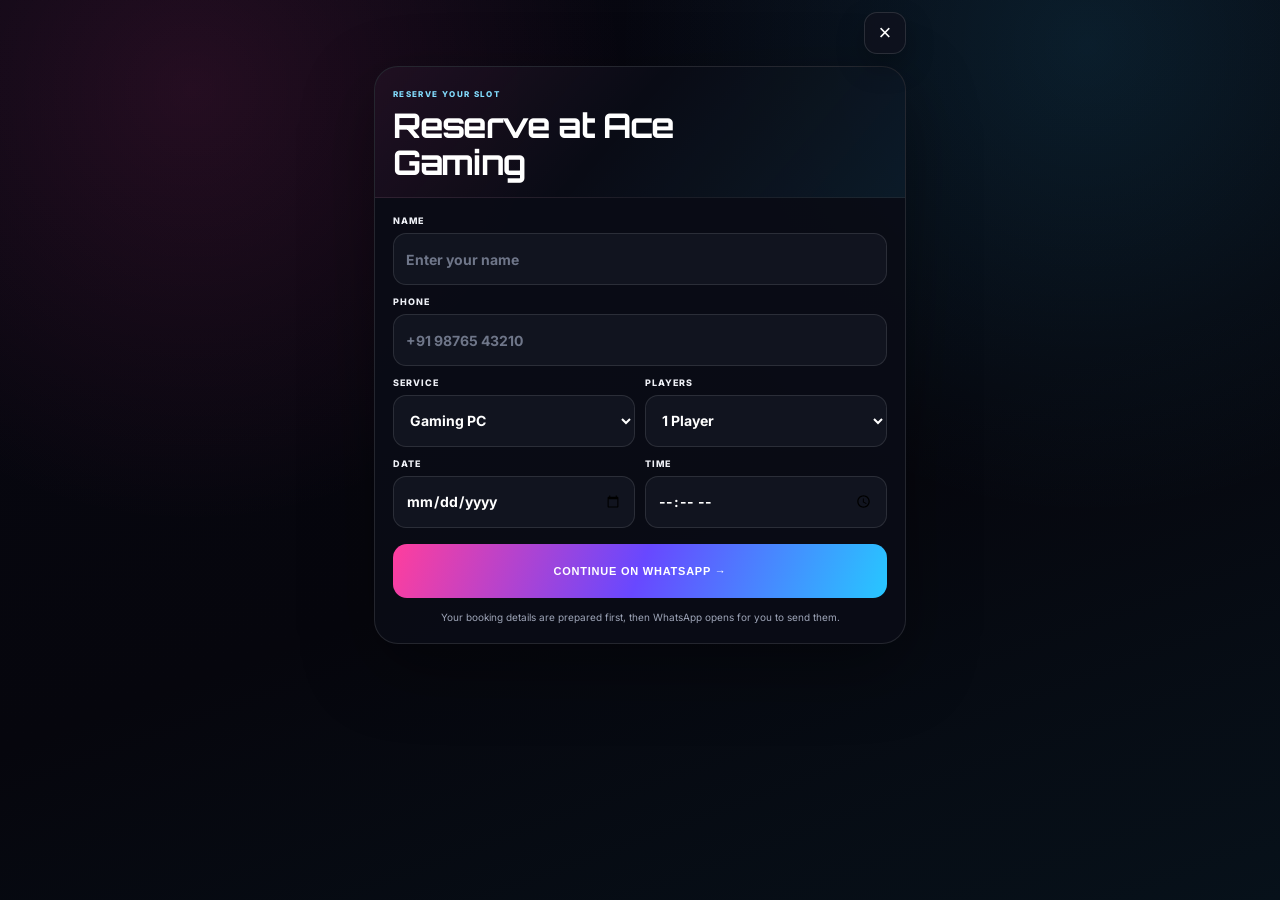
<file: book-mobile.html>
<!doctype html>
<html lang="en">
<head>
  <link rel="icon" type="image/png" href="/favicon.png">
  <link rel="apple-touch-icon" href="/favicon.png">

  <meta charset="utf-8">
  <meta name="viewport" content="width=device-width,initial-scale=1,viewport-fit=cover">
  <meta name="theme-color" content="#06060d">
  <title>Book at Ace Gaming</title>
  <link rel="preconnect" href="https://fonts.googleapis.com">
  <link rel="preconnect" href="https://fonts.gstatic.com" crossorigin>
  <link href="https://fonts.googleapis.com/css2?family=Inter:wght@400;600;700;800&family=Orbitron:wght@600;700;800&display=swap" rel="stylesheet">
  <style>
    :root{--bg:#06060d;--panel:#0c0f19;--line:rgba(255,255,255,.11);--muted:#9ea5b8;--pink:#ff3e9d;--blue:#27c7ff;--violet:#6848ff}
    *{box-sizing:border-box}
    html{min-height:100%;background:var(--bg);scroll-behavior:smooth;-webkit-text-size-adjust:100%}
    body{min-height:100dvh;margin:0;overflow-x:hidden;overflow-y:auto;-webkit-overflow-scrolling:touch;background:radial-gradient(circle at 15% 10%,rgba(255,62,157,.12),transparent 32%),radial-gradient(circle at 85% 5%,rgba(39,199,255,.12),transparent 34%),linear-gradient(160deg,#070711,#06060d 55%,#07111a);color:#fff;font-family:Inter,system-ui,sans-serif}
    body:before{content:"";position:fixed;inset:0;pointer-events:none;opacity:.2;background-image:linear-gradient(rgba(255,255,255,.025) 1px,transparent 1px),linear-gradient(90deg,rgba(255,255,255,.025) 1px,transparent 1px);background-size:42px 42px;mask-image:linear-gradient(to bottom,#000,transparent 78%)}
    .page{position:relative;width:min(100%,560px);min-height:100dvh;margin:0 auto;padding:calc(12px + env(safe-area-inset-top,0px)) 14px calc(28px + env(safe-area-inset-bottom,0px))}
    .close-row{position:sticky;top:calc(6px + env(safe-area-inset-top,0px));z-index:10;display:flex;justify-content:flex-end;height:46px;margin-bottom:8px;pointer-events:none}
    .back{pointer-events:auto;width:42px;height:42px;display:grid;place-items:center;border:1px solid rgba(255,255,255,.12);border-radius:13px;background:rgba(15,18,29,.9);box-shadow:0 12px 28px rgba(0,0,0,.28);backdrop-filter:blur(14px);color:#fff;font-size:22px;line-height:1;cursor:pointer}
    .card{overflow:hidden;border:1px solid var(--line);border-radius:24px;background:rgba(10,12,22,.93);box-shadow:0 24px 70px rgba(0,0,0,.36)}
    .card-head{padding:22px 18px 17px;border-bottom:1px solid rgba(255,255,255,.07);background:linear-gradient(130deg,rgba(255,62,157,.09),transparent 46%,rgba(39,199,255,.08))}
    .eyebrow{display:block;color:#83ddff;font-size:8px;font-weight:800;letter-spacing:.17em}
    h1{max-width:330px;margin:8px 0 0;font:700 clamp(27px,8.5vw,34px)/1.08 Orbitron,sans-serif;letter-spacing:-.04em}
    .card-body{padding:18px}
    form{margin:0}
    .grid{display:grid;grid-template-columns:repeat(2,minmax(0,1fr));gap:12px 10px}
    .full{grid-column:1/-1}
    label{display:grid;gap:6px;color:#eef0f6;font-size:9px;font-weight:800;line-height:1.2;letter-spacing:.11em;text-transform:uppercase}
    input,select{width:100%;height:52px;min-width:0;padding:0 12px;border:1px solid rgba(255,255,255,.11);border-radius:13px;background:#11141f;color:#fff;outline:none;font:700 14px Inter,sans-serif;text-transform:none;letter-spacing:0;appearance:auto}
    input::placeholder{color:#6f7689}
    input:focus,select:focus{border-color:rgba(39,199,255,.55);box-shadow:0 0 0 3px rgba(39,199,255,.09)}
    select option{background:#11141f;color:#fff}
    .submit{width:100%;height:54px;margin-top:16px;border:0;border-radius:14px;background:linear-gradient(110deg,var(--pink),var(--violet),var(--blue));color:#fff;font-size:11px;font-weight:800;letter-spacing:.07em;cursor:pointer}
    .tiny{margin:12px 2px 0;color:var(--muted);font-size:10px;line-height:1.5;text-align:center}
    .package{display:none;margin:0 0 14px;padding:11px 12px;border:1px solid rgba(39,199,255,.13);border-radius:12px;background:rgba(39,199,255,.055);color:#cbd3e6;font-size:11px;line-height:1.5}
    .package.show{display:block}
    @media(max-width:360px){.page{padding-inline:10px}.card-head{padding-inline:15px}.card-body{padding:15px}.grid{gap:10px 8px}input,select{height:49px;padding-inline:9px;font-size:13px}h1{font-size:27px}}
  </style>
</head>
<body>
  <main class="page">
    <div class="close-row">
      <button class="back" id="backBtn" type="button" aria-label="Go back">×</button>
    </div>

    <section class="card" aria-labelledby="bookingTitle">
      <div class="card-head">
        <span class="eyebrow">RESERVE YOUR SLOT</span>
        <h1 id="bookingTitle">Reserve at Ace Gaming</h1>
      </div>
      <div class="card-body">
        <div class="package" id="packageContext"></div>
        <form id="mobileBookingForm">
          <div class="grid">
            <label class="full">Name
              <input id="name" name="name" autocomplete="name" required placeholder="Enter your name">
            </label>
            <label class="full">Phone
              <input id="phone" name="phone" type="tel" inputmode="tel" autocomplete="tel" required placeholder="+91 98765 43210">
            </label>
            <label>Service
              <select id="service" name="service">
                <option>Gaming PC</option>
                <option>PlayStation 5</option>
                <option>Sim Racing</option>
                <option>Birthday Party</option>
                <option>Tournament</option>
                <option>Membership</option>
              </select>
            </label>
            <label>Players
              <select id="players" name="players">
                <option>1 Player</option>
                <option>2 Players</option>
                <option>3 Players</option>
                <option>4 Players</option>
              </select>
            </label>
            <label>Date
              <input id="date" name="date" type="date" required>
            </label>
            <label>Time
              <input id="time" name="time" type="time" required>
            </label>
          </div>
          <button class="submit" type="submit">CONTINUE ON WHATSAPP →</button>
          <p class="tiny">Your booking details are prepared first, then WhatsApp opens for you to send them.</p>
        </form>
      </div>
    </section>
  </main>

  <script>
    (()=>{
      const ACE_WHATSAPP_NUMBER='919076060603';
      const params=new URLSearchParams(location.search);
      const $=id=>document.getElementById(id);

      const localDateString=()=>{
        const d=new Date();
        const y=d.getFullYear();
        const m=String(d.getMonth()+1).padStart(2,'0');
        const day=String(d.getDate()).padStart(2,'0');
        return `${y}-${m}-${day}`;
      };

      const date=$('date');
      date.min=localDateString();

      const setSelect=(id,value)=>{
        if(!value)return;
        const el=$(id);
        const match=[...el.options].find(option=>option.value===value||option.textContent===value);
        if(match)el.value=match.value;
      };

      setSelect('service',params.get('service'));
      setSelect('players',params.get('players'));
      if(params.get('date'))date.value=params.get('date');
      if(params.get('time'))$('time').value=params.get('time');

      const details=(params.get('details')||'').trim();
      if(details){
        $('packageContext').textContent=details;
        $('packageContext').classList.add('show');
      }

      $('backBtn').addEventListener('click',()=>{
        if(history.length>1)history.back();
        else location.href='/';
      });

      $('mobileBookingForm').addEventListener('submit',event=>{
        event.preventDefault();
        const name=$('name').value.trim();
        const phone=$('phone').value.trim();
        const service=$('service').value;
        const players=$('players').value;
        const bookingDate=$('date').value;
        const bookingTime=$('time').value;

        const message=[
          'ACE GAMING — NEW BOOKING REQUEST',
          '',
          `Name: ${name}`,
          `Phone: ${phone}`,
          `Service: ${service}`,
          `Players: ${players}`,
          `Date: ${bookingDate}`,
          `Time: ${bookingTime}`,
          details?`Details: ${details}`:'Details: None',
          '',
          'Please confirm availability and the final price.'
        ].join('\n');


        // Notify the owner independently of a customer pressing Send in WhatsApp.
        const alertDetails={
          kind:'booking',orderId:'ACE-'+Date.now(),
          customerName:name,phone,service,players,date:bookingDate,time:bookingTime,
          notes:details,pageUrl:location.href
        };
        try{
          const payload=new Blob([JSON.stringify(alertDetails)],{type:'application/json'});
          if(navigator.sendBeacon){navigator.sendBeacon('/api/order-notify',payload);}
          else{fetch('/api/order-notify',{method:'POST',headers:{'Content-Type':'application/json'},body:JSON.stringify(alertDetails),keepalive:true}).catch(()=>{});}
        }catch(error){console.warn('Order alert unavailable; WhatsApp remains available.',error);}

        location.href=`https://wa.me/${ACE_WHATSAPP_NUMBER}?text=${encodeURIComponent(message)}`;
      });
    })();
  </script>
</body>
</html>
</file>
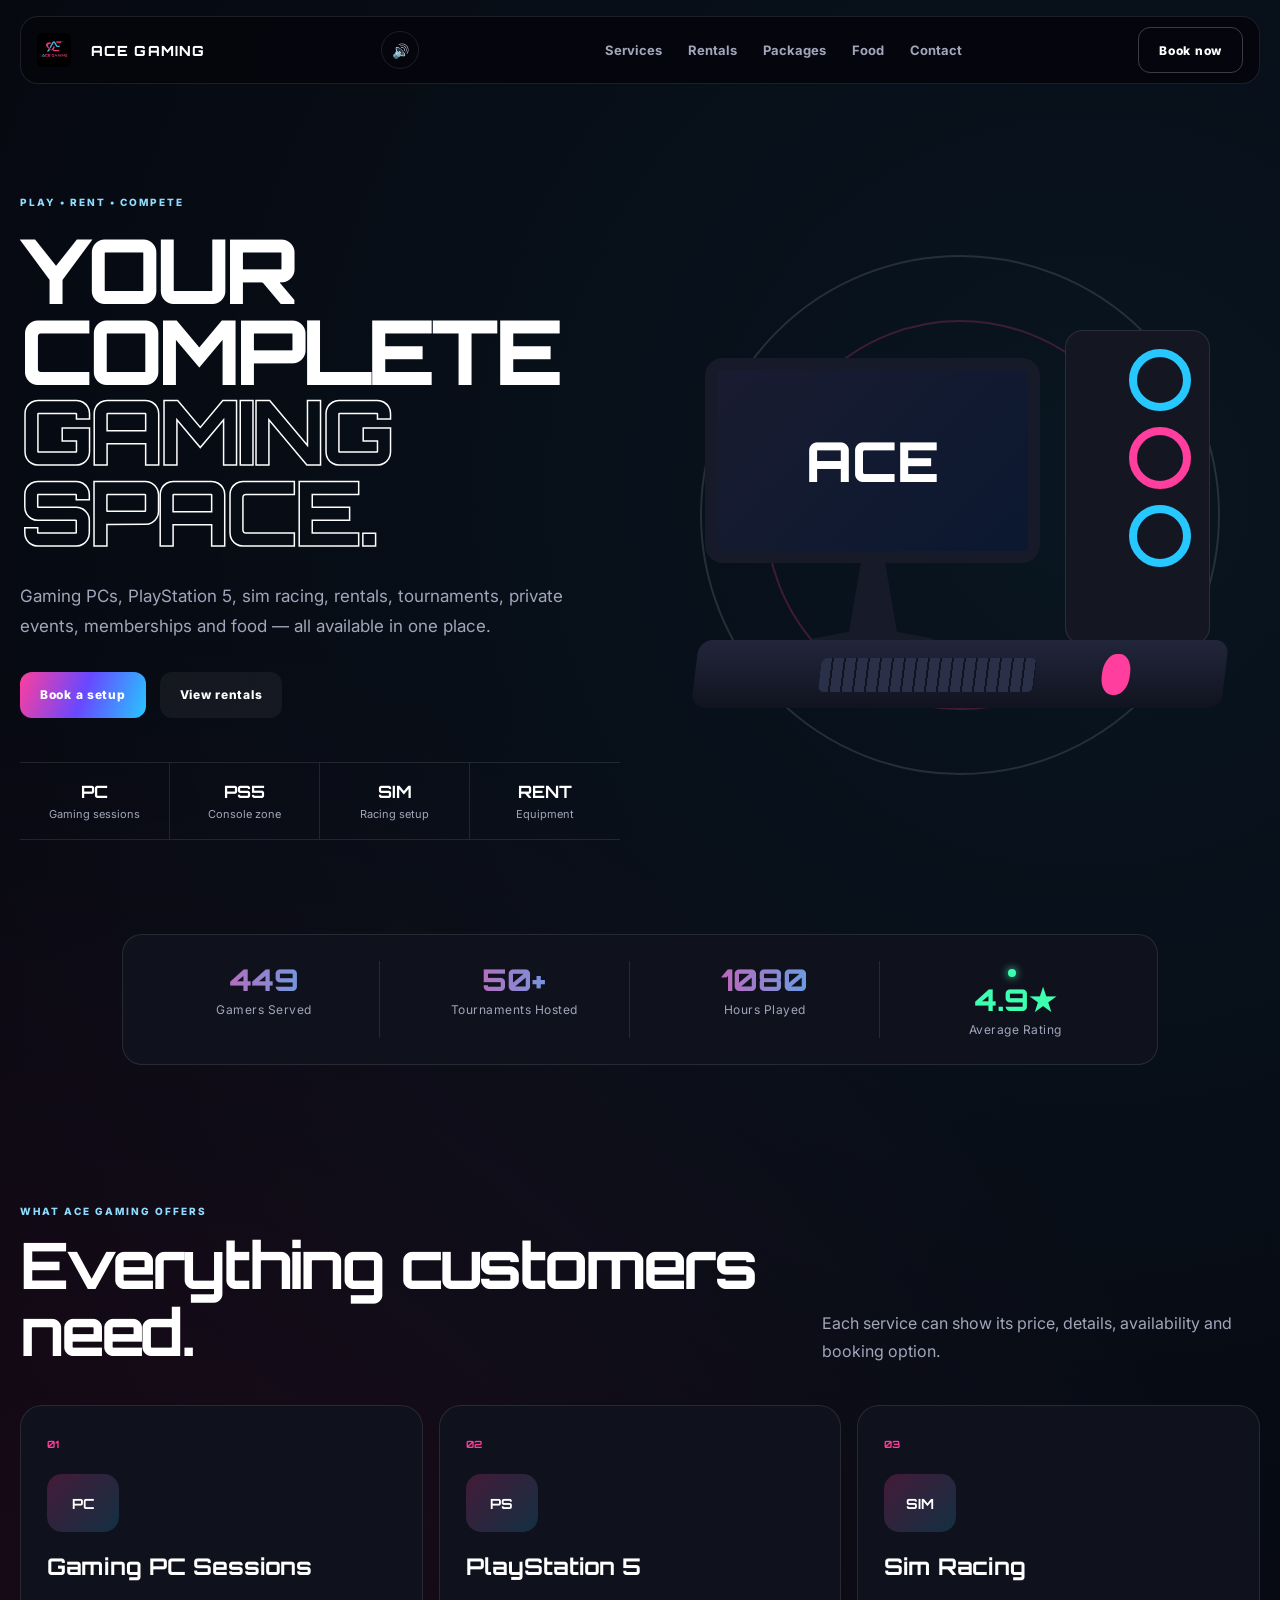
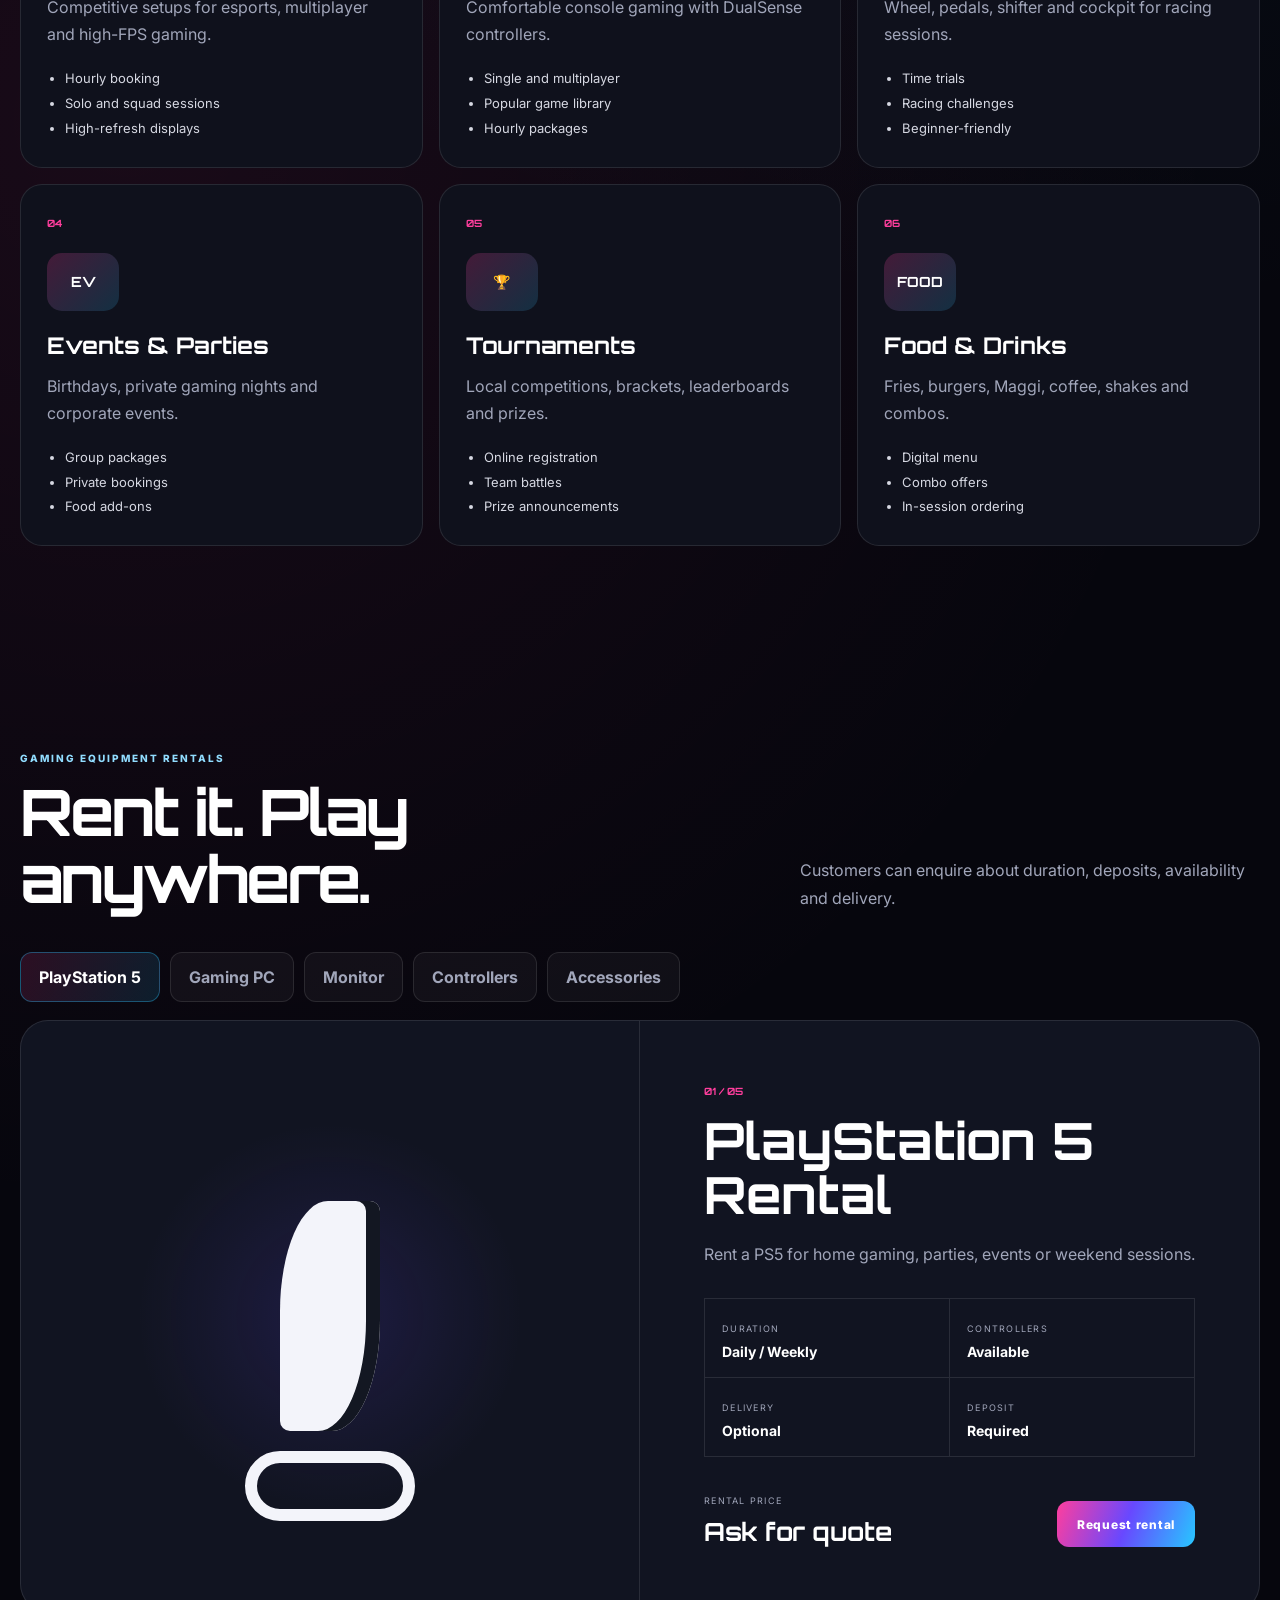
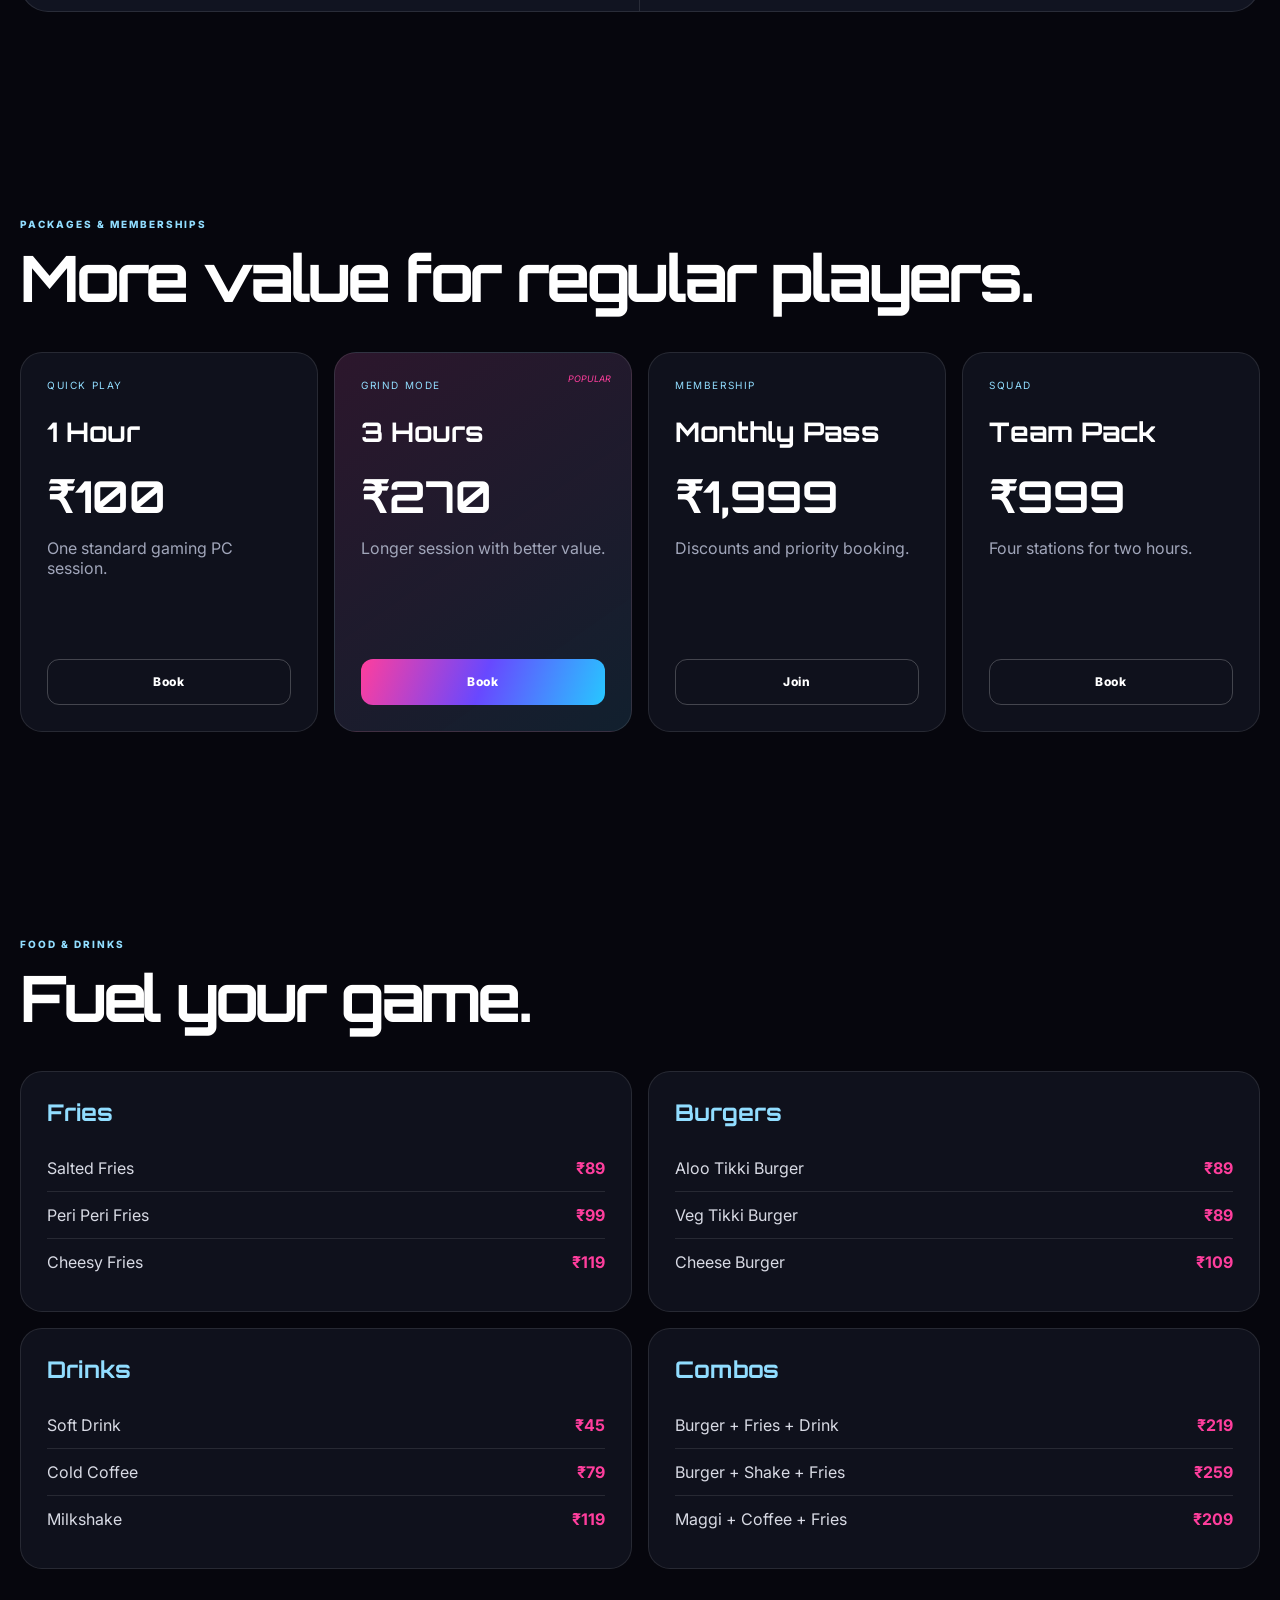
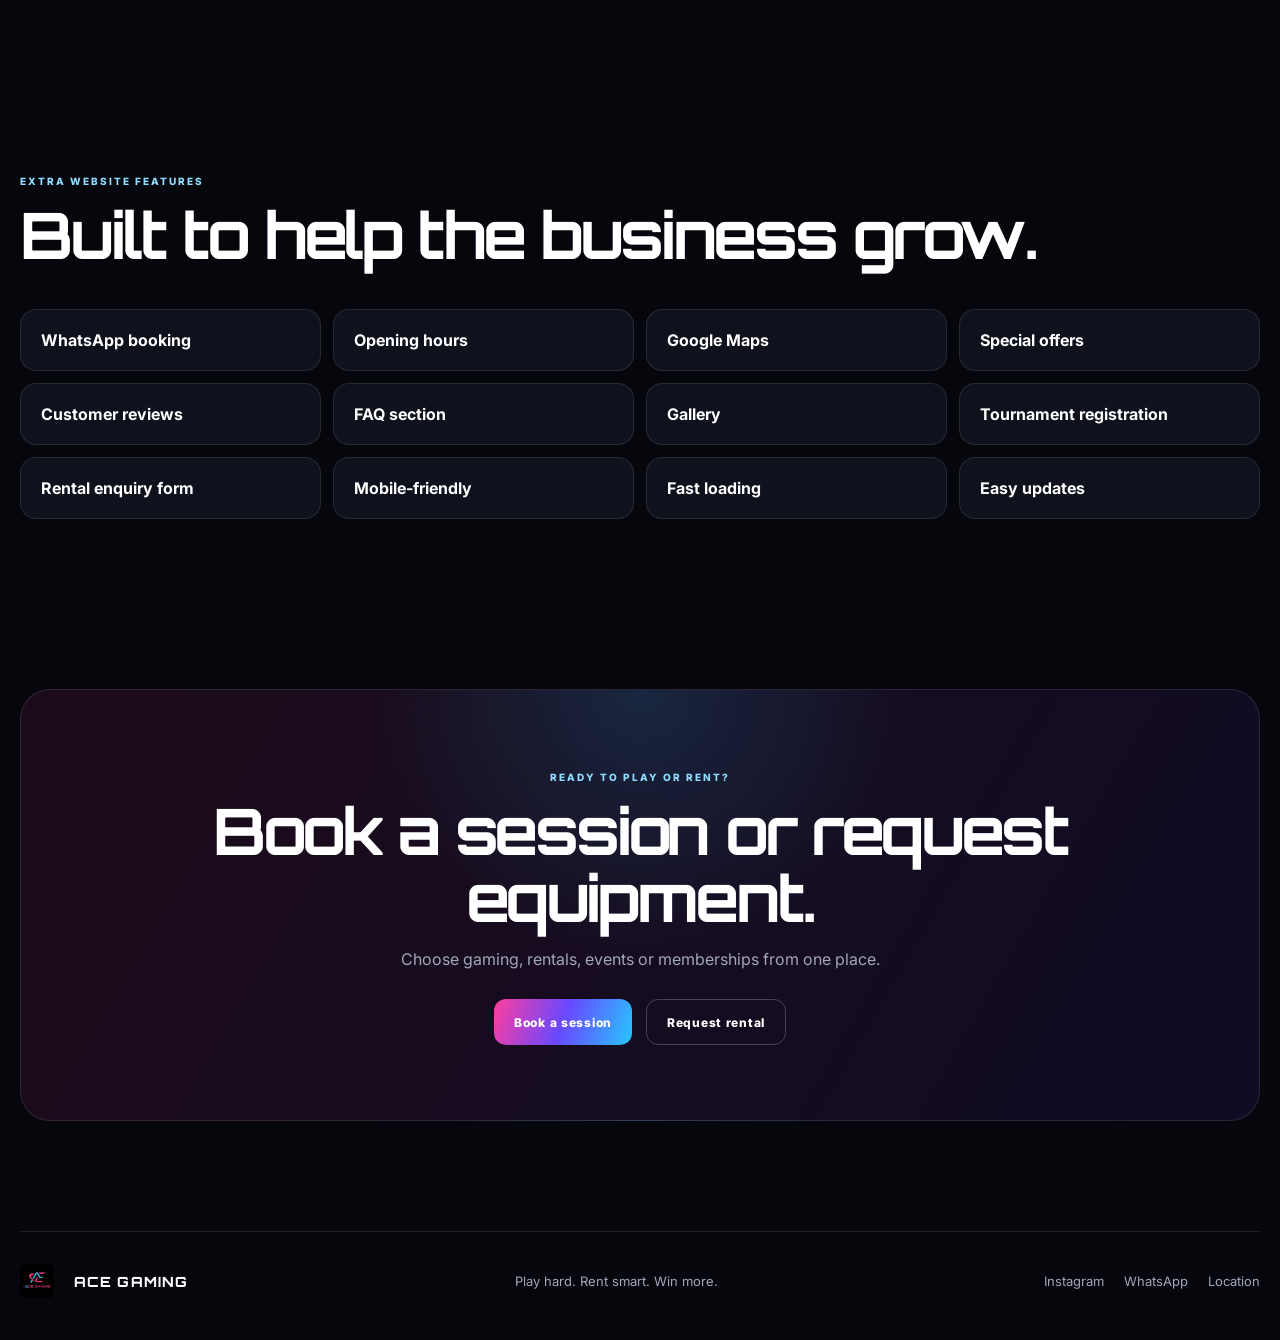
<file: inde.html>
<!doctype html><html lang="en"><head><meta charset="utf-8"><meta name="viewport" content="width=device-width,initial-scale=1"><title>Ace Gaming | Play & Rent</title><link rel="preconnect" href="https://fonts.googleapis.com"><link rel="preconnect" href="https://fonts.gstatic.com" crossorigin><link href="https://fonts.googleapis.com/css2?family=Inter:wght@400;600;700;800&family=Orbitron:wght@600;700;800&display=swap" rel="stylesheet"><style>.logo-img{height:34px;width:auto;display:inline-block;vertical-align:middle;margin-right:10px;border-radius:6px}:root{--bg:#06060d;--panel:#0f111c;--muted:#a1a6ba;--line:rgba(255,255,255,.1);--pink:#ff3e9d;--blue:#27c7ff;--violet:#6848ff}*{box-sizing:border-box;margin:0;padding:0}html{scroll-behavior:smooth}body{background:radial-gradient(circle at 85% 8%,rgba(39,199,255,.08),transparent 25%),radial-gradient(circle at 10% 28%,rgba(255,62,157,.08),transparent 24%),var(--bg);color:#fff;font-family:Inter,sans-serif;overflow-x:hidden}body.lock{overflow:hidden}a{color:inherit;text-decoration:none}button,input,select,textarea{font:inherit}button{border:0;cursor:pointer}header,main,footer{width:min(1380px,calc(100% - 40px));margin:auto}header{position:fixed;z-index:20;top:16px;left:50%;transform:translateX(-50%);height:68px;padding:0 16px;border:1px solid var(--line);border-radius:18px;background:rgba(6,6,13,.9);backdrop-filter:blur(12px);display:flex;align-items:center;justify-content:space-between}.brand{display:flex;align-items:center;gap:10px;font:800 14px Orbitron,sans-serif;letter-spacing:.08em}.logo{display:grid;place-items:center;width:38px;height:38px;border-radius:11px;background:linear-gradient(135deg,var(--pink),var(--blue))}nav{display:flex;gap:26px;color:var(--muted);font-size:13px;font-weight:700}nav a:hover{color:#fff}.menu{display:none;background:none;color:#fff;font-size:23px}.btn{min-height:46px;padding:0 20px;border-radius:12px;color:#fff;font-size:12px;font-weight:800;letter-spacing:.06em;transition:.2s}.btn:hover{transform:translateY(-2px)}.primary{background:linear-gradient(110deg,var(--pink),var(--violet),var(--blue))}.ghost{background:transparent;border:1px solid rgba(255,255,255,.22)}.soft{display:inline-flex;align-items:center;justify-content:center;background:rgba(255,255,255,.05)}.eyebrow{color:#91ddff;font-size:10px;font-weight:800;letter-spacing:.2em}.hero{min-height:900px;padding-top:130px;display:grid;grid-template-columns:1fr 1fr;align-items:center;gap:40px}.hero h1{margin-top:20px;font:800 clamp(58px,7vw,106px)/.9 Orbitron,sans-serif;letter-spacing:-.055em}.hero h1 em{font-style:normal;color:transparent;-webkit-text-stroke:1.5px #fff}.copy>p{max-width:620px;margin-top:28px;color:var(--muted);font-size:17px;line-height:1.8}.actions{display:flex;gap:14px;margin-top:30px}.stats{display:grid;grid-template-columns:repeat(4,1fr);margin-top:44px;border-top:1px solid var(--line);border-bottom:1px solid var(--line)}.stats span{padding:18px 10px;text-align:center;color:var(--muted);font-size:11px;border-right:1px solid var(--line)}.stats span:last-child{border-right:0}.stats b{display:block;color:#fff;font:700 17px Orbitron,sans-serif;margin-bottom:5px}.art{position:relative;min-height:610px;display:grid;place-items:center}.ring{position:absolute;border-radius:50%;border:2px solid rgba(255,255,255,.12)}.r1{width:520px;height:520px}.r2{width:390px;height:390px;border-color:rgba(255,62,157,.22)}.setup{position:relative;width:530px;height:410px}.screen{position:absolute;left:10px;top:48px;width:335px;height:205px;border:12px solid #171a28;border-radius:18px;display:grid;place-items:center;background:linear-gradient(135deg,#191c31,#0b1830);font:800 55px Orbitron,sans-serif}.stand{position:absolute;left:118px;top:252px;width:120px;height:85px;background:#171a28;clip-path:polygon(40% 0,60% 0,70% 82%,100% 90%,100% 100%,0 100%,0 90%,30% 82%)}.tower{position:absolute;right:15px;top:20px;width:145px;height:315px;padding:18px;border-radius:18px;background:#141722;border:1px solid var(--line)}.tower i{display:block;width:62px;height:62px;margin:0 0 16px auto;border-radius:50%;border:8px solid var(--blue)}.tower i:nth-child(2){border-color:var(--pink)}.desk{position:absolute;left:0;right:0;bottom:12px;height:68px;border-radius:14px;background:linear-gradient(#22263a,#11131f);transform:skewX(-7deg)}.desk span{position:absolute;left:125px;top:18px;width:215px;height:34px;border-radius:6px;background:repeating-linear-gradient(90deg,#293048 0 10px,#111521 10px 12px)}.desk b{position:absolute;right:95px;top:14px;width:28px;height:41px;border-radius:45%;background:var(--pink)}.section{padding:100px 0}.heading{display:flex;align-items:end;justify-content:space-between;gap:40px;margin-bottom:40px}.heading h2,.contact h2{margin-top:13px;font:700 clamp(40px,5vw,70px)/1.04 Orbitron,sans-serif;letter-spacing:-.05em}.heading>p{max-width:460px;color:var(--muted);line-height:1.75}.cards{display:grid;grid-template-columns:repeat(3,1fr);gap:16px}.card,.price,.menu-card{padding:26px;border-radius:22px;border:1px solid var(--line);background:var(--panel)}.card{min-height:360px}.card small{color:var(--pink);font:700 10px Orbitron,sans-serif}.icon{display:grid;place-items:center;width:72px;height:58px;margin-top:22px;border-radius:15px;background:linear-gradient(135deg,rgba(255,62,157,.22),rgba(39,199,255,.17));font:700 14px Orbitron,sans-serif}.card h3{margin-top:20px;font:700 23px Orbitron,sans-serif}.card p{margin-top:13px;color:var(--muted);line-height:1.7}.card ul{margin-top:18px;padding-left:18px;color:#d6d8e2;font-size:13px;line-height:1.9}.tabs{display:flex;gap:10px;overflow:auto;margin-bottom:18px}.tab{padding:14px 18px;border-radius:12px;background:rgba(255,255,255,.04);border:1px solid var(--line);color:var(--muted);font-weight:700;white-space:nowrap}.tab.active{color:#fff;border-color:rgba(39,199,255,.35);background:linear-gradient(110deg,rgba(255,62,157,.14),rgba(39,199,255,.12))}.rental{display:grid;grid-template-columns:1fr 1fr;min-height:560px;border-radius:28px;overflow:hidden;border:1px solid var(--line);background:#111421}.rental-art{position:relative;display:grid;place-items:center;border-right:1px solid var(--line);background:radial-gradient(circle,rgba(104,72,255,.15),transparent 45%)}.ps5{width:100px;height:230px;border-radius:48% 10px 48% 10px;background:#f3f4fa;box-shadow:inset -14px 0 0 #131722}.pad{position:absolute;bottom:90px;width:170px;height:70px;border:12px solid #f3f4fa;border-radius:40px}.rental-copy{display:flex;flex-direction:column;justify-content:center;padding:clamp(32px,5vw,68px)}.rental-copy>span{color:var(--pink);font:700 10px Orbitron,sans-serif}.rental-copy h3{margin-top:17px;font:700 clamp(34px,4vw,57px)/1.05 Orbitron,sans-serif}.rental-copy>p{margin-top:18px;color:var(--muted);line-height:1.8}.specs{display:grid;grid-template-columns:1fr 1fr;margin-top:30px;border-left:1px solid var(--line);border-top:1px solid var(--line)}.specs div{padding:17px;border-right:1px solid var(--line);border-bottom:1px solid var(--line)}.specs small,.rent-bottom small{color:var(--muted);font-size:9px;letter-spacing:.14em}.specs b{display:block;margin-top:7px;font-size:14px}.rent-bottom{display:flex;align-items:end;justify-content:space-between;gap:20px;margin-top:31px}.rent-bottom strong{display:block;margin-top:8px;font:700 25px Orbitron,sans-serif}.prices{display:grid;grid-template-columns:repeat(4,1fr);gap:16px}.price{position:relative;min-height:380px;display:flex;flex-direction:column}.price.featured{background:linear-gradient(145deg,rgba(255,62,157,.12),rgba(39,199,255,.08)),var(--panel)}.price>span{color:#91ddff;font-size:10px;letter-spacing:.16em}.price i{position:absolute;right:20px;top:20px;color:var(--pink);font-size:9px}.price h3{margin-top:24px;font:700 27px Orbitron,sans-serif}.price>strong{margin-top:20px;font:700 44px Orbitron,sans-serif}.price p{margin-top:14px;color:var(--muted)}.price .btn{margin-top:auto}.food{display:grid;grid-template-columns:repeat(2,1fr);gap:16px}.menu-card h3{margin-bottom:18px;color:#91ddff;font:700 23px Orbitron,sans-serif}.menu-card p{display:flex;justify-content:space-between;padding:13px 0;border-bottom:1px solid var(--line);color:#d8dae4}.menu-card p:last-child{border-bottom:0}.menu-card b{color:var(--pink)}.features{display:grid;grid-template-columns:repeat(4,1fr);gap:12px}.features span{padding:20px;border-radius:16px;border:1px solid var(--line);background:var(--panel);font-weight:700}.contact{margin:70px auto 110px;padding:75px 25px;text-align:center;border-radius:30px;border:1px solid var(--line);background:radial-gradient(circle at 50% 0,rgba(39,199,255,.15),transparent 36%),linear-gradient(120deg,rgba(255,62,157,.09),rgba(104,72,255,.1))}.contact p{margin:18px auto 27px;color:var(--muted)}.center{justify-content:center}footer{display:flex;align-items:center;justify-content:space-between;gap:25px;padding:32px 0 42px;border-top:1px solid var(--line)}footer p,footer div{color:var(--muted);font-size:13px}footer div{display:flex;gap:20px}.modal{position:fixed;inset:0;z-index:100;display:none;place-items:center;padding:20px}.modal.open{display:grid}.back{position:absolute;inset:0;background:rgba(3,4,10,.84);backdrop-filter:blur(10px)}.modal-card{position:relative;z-index:2;width:min(720px,100%);max-height:92vh;overflow:auto;padding:36px;border-radius:26px;border:1px solid var(--line);background:#0b0d18}.modal-card h2{margin:12px 0 26px;font:700 35px Orbitron,sans-serif}.x{position:absolute;right:17px;top:17px;width:38px;height:38px;border-radius:50%;color:#fff;background:rgba(255,255,255,.08);font-size:23px}.form-grid{display:grid;grid-template-columns:1fr 1fr;gap:15px}label{display:flex;flex-direction:column;gap:8px;color:var(--muted);font-size:12px;font-weight:700}input,select,textarea{width:100%;color:#fff;border:1px solid var(--line);border-radius:11px;background:rgba(255,255,255,.04);outline:none}input,select{height:49px;padding:0 13px}textarea{min-height:105px;margin-top:15px;padding:13px;resize:vertical}select option{background:#0b0d18}.full{width:100%;margin-top:18px}.success{display:none;padding:25px;border-radius:15px;background:rgba(104,72,255,.14);line-height:1.6}.reveal{opacity:0;transform:translateY(22px);transition:opacity .55s ease,transform .55s ease}.reveal.visible{opacity:1;transform:none}@media(prefers-reduced-motion:reduce){html{scroll-behavior:auto}.reveal{opacity:1;transform:none}}@media(max-width:1050px){nav{display:none;position:absolute;top:78px;left:0;right:0;flex-direction:column;gap:0;padding:12px;border:1px solid var(--line);border-radius:16px;background:#090a13}nav.open{display:flex}nav a{padding:14px}.menu{display:block}header>.btn{display:none}.hero{grid-template-columns:1fr;padding-top:150px}.cards{grid-template-columns:repeat(2,1fr)}.rental{grid-template-columns:1fr}.rental-art{min-height:440px;border-right:0;border-bottom:1px solid var(--line)}.prices{grid-template-columns:repeat(2,1fr)}.features{grid-template-columns:repeat(3,1fr)}}@media(max-width:700px){header,main,footer{width:min(100% - 24px,1380px)}header{top:9px;height:62px}.brand{font-size:12px}.hero{min-height:auto;padding-top:125px}.hero h1{font-size:clamp(47px,16vw,74px)}.copy>p{font-size:15px}.actions{flex-direction:column}.stats{grid-template-columns:1fr 1fr}.art{min-height:470px;overflow:hidden}.setup{transform:scale(.78)}.r1{width:440px;height:440px}.r2{width:330px;height:330px}.section{padding:75px 0}.heading{align-items:flex-start;flex-direction:column}.heading h2,.contact h2{font-size:39px}.cards,.prices,.food,.features{grid-template-columns:1fr}.rental-art{min-height:370px}.rental-copy{padding:28px 21px}.rent-bottom{align-items:stretch;flex-direction:column}.contact{padding:48px 20px}.contact .actions{flex-direction:column}footer{align-items:flex-start;flex-direction:column}.form-grid{grid-template-columns:1fr}.modal-card{padding:29px 19px}}
.loader{position:fixed;inset:0;background:var(--bg);z-index:99999;display:flex;align-items:center;justify-content:center;transition:opacity .6s ease,visibility .6s ease}
.loader.done{opacity:0;visibility:hidden;pointer-events:none}
.loader-inner{text-align:center;width:280px}
.loader-logo{font:800 34px Orbitron,sans-serif;letter-spacing:4px;background:linear-gradient(90deg,var(--pink),var(--blue));-webkit-background-clip:text;background-clip:text;color:transparent;margin-bottom:18px;animation:pulseLogo 1.4s ease-in-out infinite}
@keyframes pulseLogo{0%,100%{opacity:1;transform:scale(1)}50%{opacity:.7;transform:scale(1.04)}}
.loader-bar{height:6px;width:100%;background:rgba(255,255,255,.08);border-radius:4px;overflow:hidden;margin-bottom:10px}
.loader-fill{height:100%;width:0%;background:linear-gradient(90deg,var(--pink),var(--blue));box-shadow:0 0 10px var(--pink)}
.loader-text{font:700 11px Orbitron,sans-serif;letter-spacing:2px;color:var(--muted)}
.livebar{padding:34px 8vw}
.livebar-in{max-width:1180px;margin:0 auto;display:grid;grid-template-columns:repeat(4,1fr);gap:20px;background:var(--panel);border:1px solid var(--line);border-radius:20px;padding:26px}
.lstat{text-align:center;border-right:1px solid var(--line)}
.lstat:last-child{border-right:none}
.lstat b{display:block;font:800 30px Orbitron,sans-serif;background:linear-gradient(90deg,var(--pink),var(--blue));-webkit-background-clip:text;background-clip:text;color:transparent}
.lstat span{font-size:12px;color:var(--muted);letter-spacing:.5px}
.lstat.live b{background:none;-webkit-text-fill-color:#3dffb0;color:#3dffb0}
.lstat .dot{display:inline-block;width:8px;height:8px;border-radius:50%;background:#3dffb0;box-shadow:0 0 8px #3dffb0;margin-right:6px;animation:blinkDot 1.2s infinite}
@keyframes blinkDot{0%,100%{opacity:1}50%{opacity:.3}}
@media(max-width:720px){.livebar-in{grid-template-columns:repeat(2,1fr);gap:16px 0}.lstat:nth-child(2){border-right:none}}
.toast-wrap{position:fixed;bottom:24px;right:24px;z-index:9997;display:flex;flex-direction:column;gap:10px;align-items:flex-end;max-width:88vw}
.toast{background:var(--panel);border:1px solid var(--line);border-left:3px solid var(--pink);border-radius:12px;padding:14px 18px;min-width:230px;box-shadow:0 10px 30px rgba(0,0,0,.4);animation:toastIn .4s ease,toastOut .4s ease 3.4s forwards;font-size:13px}
.toast b{display:block;font:700 11px Orbitron,sans-serif;letter-spacing:1px;color:var(--pink);margin-bottom:3px}
@keyframes toastIn{from{transform:translateX(60px);opacity:0}to{transform:translateX(0);opacity:1}}
@keyframes toastOut{to{transform:translateX(60px);opacity:0}}
.mute-btn{background:none;border:1px solid var(--line);color:#fff;border-radius:50%;width:38px;height:38px;display:inline-flex;align-items:center;justify-content:center;cursor:pointer;font-size:14px;margin-right:10px;flex:none}
.mute-btn:hover{border-color:var(--pink)}
h1 em.glitch{position:relative;display:inline-block}
h1 em.glitch.glitching::before,h1 em.glitch.glitching::after{content:attr(data-text);position:absolute;left:0;top:0;width:100%;overflow:hidden}
h1 em.glitch.glitching::before{color:var(--pink);clip-path:inset(0 0 60% 0);animation:glitchTop .3s linear}
h1 em.glitch.glitching::after{color:var(--blue);clip-path:inset(60% 0 0 0);animation:glitchBot .3s linear}
@keyframes glitchTop{0%{transform:translate(0,0)}20%{transform:translate(-3px,-2px)}40%{transform:translate(3px,1px)}60%{transform:translate(-2px,2px)}100%{transform:translate(0,0)}}
@keyframes glitchBot{0%{transform:translate(0,0)}20%{transform:translate(3px,2px)}40%{transform:translate(-3px,-1px)}60%{transform:translate(2px,-2px)}100%{transform:translate(0,0)}}
.card,.price{transition:transform .15s ease,box-shadow .15s ease}
.card:hover,.price:hover{box-shadow:0 20px 40px rgba(0,0,0,.35)}
.btn{position:relative;overflow:hidden}
.ripple{position:absolute;border-radius:50%;background:rgba(255,255,255,.5);transform:scale(0);animation:rippleAnim .6s ease-out;pointer-events:none}
@keyframes rippleAnim{to{transform:scale(3.5);opacity:0}}
.legendary::after{content:'';position:fixed;inset:0;pointer-events:none;z-index:9996;border:3px solid transparent;animation:legendBorder 2s linear;box-shadow:inset 0 0 60px rgba(255,62,157,.4)}
@keyframes legendBorder{0%{border-color:var(--pink)}25%{border-color:var(--blue)}50%{border-color:var(--violet)}75%{border-color:#3dffb0}100%{border-color:transparent}}
</style></head><body><div class="loader" id="loader"><div class="loader-inner"><div class="loader-logo">ACE</div><div class="loader-bar"><div class="loader-fill" id="loaderFill"></div></div><div class="loader-text" id="loaderText">LOADING 0%</div></div></div><div class="toast-wrap" id="toastWrap"></div>
<header><a class="brand" href="#home"><img src="[data-uri]" alt="Ace Gaming logo" class="logo-img">ACE GAMING</a><button class="mute-btn" id="muteBtn" title="Toggle sound">🔊</button><button class="menu">☰</button><nav><a href="#services">Services</a><a href="#rentals">Rentals</a><a href="#packages">Packages</a><a href="#food">Food</a><a href="#contact">Contact</a></nav><button class="btn ghost open-book">Book now</button></header>
<main>
<section class="hero" id="home"><div class="copy reveal"><span class="eyebrow">PLAY • RENT • COMPETE</span><h1>YOUR COMPLETE<br><em>GAMING SPACE.</em></h1><p>Gaming PCs, PlayStation 5, sim racing, rentals, tournaments, private events, memberships and food — all available in one place.</p><div class="actions"><button class="btn primary open-book">Book a setup</button><a class="btn soft" href="#rentals">View rentals</a></div><div class="stats"><span><b>PC</b>Gaming sessions</span><span><b>PS5</b>Console zone</span><span><b>SIM</b>Racing setup</span><span><b>RENT</b>Equipment</span></div></div><div class="art reveal"><div class="ring r1"></div><div class="ring r2"></div><div class="setup"><div class="screen">ACE</div><div class="stand"></div><div class="tower"><i></i><i></i><i></i></div><div class="desk"><span></span><b></b></div></div></div></section>
<section class="livebar reveal"><div class="livebar-in"><div class="lstat"><b data-count="500">0</b><span>Gamers Served</span></div><div class="lstat"><b data-count="50">0</b><span>Tournaments Hosted</span></div><div class="lstat"><b data-count="1200">0</b><span>Hours Played</span></div><div class="lstat live"><span class="dot"></span><b>4.9★</b><span>Average Rating</span></div></div></section><section class="section" id="services"><div class="heading reveal"><div><span class="eyebrow">WHAT ACE GAMING OFFERS</span><h2>Everything customers need.</h2></div><p>Each service can show its price, details, availability and booking option.</p></div><div class="cards">
<article class="card reveal"><small>01</small><div class="icon">PC</div><h3>Gaming PC Sessions</h3><p>Competitive setups for esports, multiplayer and high-FPS gaming.</p><ul><li>Hourly booking</li><li>Solo and squad sessions</li><li>High-refresh displays</li></ul></article>
<article class="card reveal"><small>02</small><div class="icon">PS</div><h3>PlayStation 5</h3><p>Comfortable console gaming with DualSense controllers.</p><ul><li>Single and multiplayer</li><li>Popular game library</li><li>Hourly packages</li></ul></article>
<article class="card reveal"><small>03</small><div class="icon">SIM</div><h3>Sim Racing</h3><p>Wheel, pedals, shifter and cockpit for racing sessions.</p><ul><li>Time trials</li><li>Racing challenges</li><li>Beginner-friendly</li></ul></article>
<article class="card reveal"><small>04</small><div class="icon">EV</div><h3>Events & Parties</h3><p>Birthdays, private gaming nights and corporate events.</p><ul><li>Group packages</li><li>Private bookings</li><li>Food add-ons</li></ul></article>
<article class="card reveal"><small>05</small><div class="icon">🏆</div><h3>Tournaments</h3><p>Local competitions, brackets, leaderboards and prizes.</p><ul><li>Online registration</li><li>Team battles</li><li>Prize announcements</li></ul></article>
<article class="card reveal"><small>06</small><div class="icon">FOOD</div><h3>Food & Drinks</h3><p>Fries, burgers, Maggi, coffee, shakes and combos.</p><ul><li>Digital menu</li><li>Combo offers</li><li>In-session ordering</li></ul></article>
</div></section>
<section class="section" id="rentals"><div class="heading reveal"><div><span class="eyebrow">GAMING EQUIPMENT RENTALS</span><h2>Rent it. Play anywhere.</h2></div><p>Customers can enquire about duration, deposits, availability and delivery.</p></div><div class="tabs reveal"><button class="tab active" data-r="ps5">PlayStation 5</button><button class="tab" data-r="pc">Gaming PC</button><button class="tab" data-r="monitor">Monitor</button><button class="tab" data-r="controller">Controllers</button><button class="tab" data-r="accessories">Accessories</button></div><div class="rental reveal"><div class="rental-art" id="rentalArt"><div class="ps5"></div><div class="pad"></div></div><div class="rental-copy"><span id="rnum">01 / 05</span><h3 id="rtitle">PlayStation 5 Rental</h3><p id="rtext">Rent a PS5 for home gaming, parties, events or weekend sessions.</p><div class="specs" id="rspecs"><div><small>DURATION</small><b>Daily / Weekly</b></div><div><small>CONTROLLERS</small><b>Available</b></div><div><small>DELIVERY</small><b>Optional</b></div><div><small>DEPOSIT</small><b>Required</b></div></div><div class="rent-bottom"><div><small>RENTAL PRICE</small><strong>Ask for quote</strong></div><button class="btn primary open-rent">Request rental</button></div></div></div></section>
<section class="section" id="packages"><div class="heading reveal"><div><span class="eyebrow">PACKAGES & MEMBERSHIPS</span><h2>More value for regular players.</h2></div></div><div class="prices"><article class="price reveal"><span>QUICK PLAY</span><h3>1 Hour</h3><strong>₹100</strong><p>One standard gaming PC session.</p><button class="btn ghost open-book">Book</button></article><article class="price featured reveal"><i>POPULAR</i><span>GRIND MODE</span><h3>3 Hours</h3><strong>₹270</strong><p>Longer session with better value.</p><button class="btn primary open-book">Book</button></article><article class="price reveal"><span>MEMBERSHIP</span><h3>Monthly Pass</h3><strong>₹1,999</strong><p>Discounts and priority booking.</p><button class="btn ghost open-book">Join</button></article><article class="price reveal"><span>SQUAD</span><h3>Team Pack</h3><strong>₹999</strong><p>Four stations for two hours.</p><button class="btn ghost open-book">Book</button></article></div></section>
<section class="section" id="food"><div class="heading reveal"><div><span class="eyebrow">FOOD & DRINKS</span><h2>Fuel your game.</h2></div></div><div class="food"><article class="menu-card reveal"><h3>Fries</h3><p>Salted Fries <b>₹89</b></p><p>Peri Peri Fries <b>₹99</b></p><p>Cheesy Fries <b>₹119</b></p></article><article class="menu-card reveal"><h3>Burgers</h3><p>Aloo Tikki Burger <b>₹89</b></p><p>Veg Tikki Burger <b>₹89</b></p><p>Cheese Burger <b>₹109</b></p></article><article class="menu-card reveal"><h3>Drinks</h3><p>Soft Drink <b>₹45</b></p><p>Cold Coffee <b>₹79</b></p><p>Milkshake <b>₹119</b></p></article><article class="menu-card reveal"><h3>Combos</h3><p>Burger + Fries + Drink <b>₹219</b></p><p>Burger + Shake + Fries <b>₹259</b></p><p>Maggi + Coffee + Fries <b>₹209</b></p></article></div></section>
<section class="section"><div class="heading reveal"><div><span class="eyebrow">EXTRA WEBSITE FEATURES</span><h2>Built to help the business grow.</h2></div></div><div class="features"><span>WhatsApp booking</span><span>Opening hours</span><span>Google Maps</span><span>Special offers</span><span>Customer reviews</span><span>FAQ section</span><span>Gallery</span><span>Tournament registration</span><span>Rental enquiry form</span><span>Mobile-friendly</span><span>Fast loading</span><span>Easy updates</span></div></section>
<section class="contact reveal" id="contact"><span class="eyebrow">READY TO PLAY OR RENT?</span><h2>Book a session or request equipment.</h2><p>Choose gaming, rentals, events or memberships from one place.</p><div class="actions center"><button class="btn primary open-book">Book a session</button><button class="btn ghost open-rent">Request rental</button></div></section>
</main><footer><a class="brand" href="#home"><img src="[data-uri]" alt="Ace Gaming logo" class="logo-img">ACE GAMING</a><p>Play hard. Rent smart. Win more.</p><div><a href="#">Instagram</a><a href="#">WhatsApp</a><a href="#">Location</a></div></footer>
<div class="modal" id="bookModal"><div class="back close-book"></div><div class="modal-card"><button class="x close-book">×</button><span class="eyebrow">BOOK YOUR SESSION</span><h2>Reserve at Ace Gaming</h2><form id="bookForm"><div class="form-grid"><label>Name<input required placeholder="Your name"></label><label>Phone<input required placeholder="+91"></label><label>Service<select><option>Gaming PC</option><option>PlayStation 5</option><option>Sim Racing</option><option>Birthday Party</option><option>Tournament</option><option>Membership</option></select></label><label>Players<select><option>1 Player</option><option>2 Players</option><option>3 Players</option><option>4 Players</option><option>5+ Players</option></select></label><label>Date<input type="date" required></label><label>Time<input type="time" required></label></div><label>Message<textarea placeholder="Any special request"></textarea></label><button class="btn primary full">Send booking request</button></form><div class="success" id="bookSuccess">Booking request prepared. Connect the form to WhatsApp or a backend.</div></div></div>
<div class="modal" id="rentModal"><div class="back close-rent"></div><div class="modal-card"><button class="x close-rent">×</button><span class="eyebrow">RENTAL ENQUIRY</span><h2>Request gaming equipment</h2><form id="rentForm"><div class="form-grid"><label>Name<input required placeholder="Your name"></label><label>Phone<input required placeholder="+91"></label><label>Equipment<select id="rentSelect"><option>PlayStation 5</option><option>Gaming PC</option><option>Gaming Monitor</option><option>Controllers</option><option>Gaming Accessories</option></select></label><label>Duration<select><option>1 Day</option><option>Weekend</option><option>1 Week</option><option>Long-term</option></select></label><label>Start Date<input type="date" required></label><label>Quantity<input type="number" min="1" value="1" required></label></div><label>Address / Notes<textarea placeholder="Delivery area and other details"></textarea></label><button class="btn primary full">Send rental request</button></form><div class="success" id="rentSuccess">Rental request prepared. Connect the form to WhatsApp or a backend.</div></div></div>
<script>const data={ps5:{n:'01 / 05',t:'PlayStation 5 Rental',p:'Rent a PS5 for home gaming, parties, events or weekend sessions.',s:[['DURATION','Daily / Weekly'],['CONTROLLERS','Available'],['DELIVERY','Optional'],['DEPOSIT','Required']],sel:'PlayStation 5',art:'ps5'},pc:{n:'02 / 05',t:'Gaming PC Rental',p:'Rent a complete gaming PC setup for events, tournaments or temporary use.',s:[['SYSTEM','Complete Setup'],['DURATION','Flexible'],['INSTALLATION','Optional'],['DEPOSIT','Required']],sel:'Gaming PC',art:'pc'},monitor:{n:'03 / 05',t:'Gaming Monitor Rental',p:'High-refresh gaming monitors for LAN events, tournaments and personal setups.',s:[['DISPLAY','Gaming Monitor'],['REFRESH','High Refresh'],['CABLES','Included'],['DEPOSIT','Required']],sel:'Gaming Monitor',art:'monitor'},controller:{n:'04 / 05',t:'Controller Rental',p:'Additional controllers for multiplayer sessions, parties and events.',s:[['TYPE','Gaming Controller'],['QUANTITY','Multiple'],['DURATION','Flexible'],['DEPOSIT','Required']],sel:'Controllers',art:'controller'},accessories:{n:'05 / 05',t:'Gaming Accessories Rental',p:'Headsets, keyboards, mice, cables and other accessories based on availability.',s:[['ITEMS','Multiple Options'],['AVAILABILITY','On Request'],['DURATION','Flexible'],['DEPOSIT','May Apply']],sel:'Gaming Accessories',art:'accessories'}};
const art=document.querySelector('#rentalArt'),title=document.querySelector('#rtitle'),text=document.querySelector('#rtext'),num=document.querySelector('#rnum'),specs=document.querySelector('#rspecs'),select=document.querySelector('#rentSelect');
function draw(type){if(type==='ps5')art.innerHTML='<div class="ps5"></div><div class="pad"></div>';else if(type==='pc')art.innerHTML='<div style="width:300px;height:210px;position:relative"><div style="width:205px;height:130px;border:12px solid #1b1f2e;border-radius:15px;background:linear-gradient(135deg,var(--pink),var(--blue))"></div><div style="position:absolute;right:0;top:0;width:75px;height:190px;border-radius:13px;background:#171b29"></div></div>';else if(type==='monitor')art.innerHTML='<div style="width:285px;height:210px;position:relative"><div style="width:285px;height:165px;border:14px solid #1b1f2e;border-radius:16px;background:#0c1f31"></div><div style="width:55px;height:45px;margin:auto;background:#1b1f2e"></div></div>';else if(type==='controller')art.innerHTML='<div style="width:240px;height:95px;border:18px solid #f2f3fa;border-radius:48px 48px 65px 65px"></div>';else art.innerHTML='<div style="display:grid;grid-template-columns:1fr 1fr;gap:14px">'+['HEADSET','KEYBOARD','MOUSE','CABLES'].map(x=>`<div style="padding:25px;border:1px solid var(--line);border-radius:16px;background:#111522;font:700 12px Orbitron;text-align:center">${x}</div>`).join('')+'</div>'}
document.querySelectorAll('.tab').forEach(tab=>tab.onclick=()=>{document.querySelectorAll('.tab').forEach(x=>x.classList.remove('active'));tab.classList.add('active');const d=data[tab.dataset.r];num.textContent=d.n;title.textContent=d.t;text.textContent=d.p;specs.innerHTML=d.s.map(x=>`<div><small>${x[0]}</small><b>${x[1]}</b></div>`).join('');select.value=d.sel;draw(d.art)});
const obs=new IntersectionObserver(es=>es.forEach(e=>{if(e.isIntersecting){e.target.classList.add('visible');obs.unobserve(e.target)}}),{threshold:.1});document.querySelectorAll('.reveal').forEach(x=>obs.observe(x));
const menu=document.querySelector('.menu'),nav=document.querySelector('nav');menu.onclick=()=>nav.classList.toggle('open');nav.querySelectorAll('a').forEach(a=>a.onclick=()=>nav.classList.remove('open'));
function modal(id,openSel,closeSel,formId,successId){const m=document.querySelector(id),f=document.querySelector(formId),s=document.querySelector(successId);const open=()=>{m.classList.add('open');document.body.classList.add('lock')},close=()=>{m.classList.remove('open');document.body.classList.remove('lock')};document.querySelectorAll(openSel).forEach(b=>b.onclick=open);document.querySelectorAll(closeSel).forEach(b=>b.onclick=close);f.onsubmit=e=>{e.preventDefault();f.style.display='none';s.style.display='block';setTimeout(()=>{f.reset();f.style.display='block';s.style.display='none';close()},1800)};return close}const cb=modal('#bookModal','.open-book','.close-book','#bookForm','#bookSuccess'),cr=modal('#rentModal','.open-rent','.close-rent','#rentForm','#rentSuccess');document.onkeydown=e=>{if(e.key==='Escape'){cb();cr()}};
(function(){var f=document.getElementById('loaderFill'),t=document.getElementById('loaderText'),l=document.getElementById('loader'),p=0;var iv=setInterval(function(){p+=Math.random()*18+6;if(p>=100){p=100;clearInterval(iv);setTimeout(function(){l.classList.add('done')},300)}f.style.width=p+'%';t.textContent='LOADING '+Math.floor(p)+'%'},140)})();
(function(){var counters=document.querySelectorAll('.lstat b[data-count]');var obs=new IntersectionObserver(function(es){es.forEach(function(e){if(e.isIntersecting){var el=e.target,target=+el.dataset.count,cur=0,step=Math.max(1,target/60);(function tick(){cur+=step;if(cur>=target){el.textContent=target+'+'}else{el.textContent=Math.floor(cur);requestAnimationFrame(tick)}})();obs.unobserve(el)}})},{threshold:.4});counters.forEach(function(c){obs.observe(c)})})();
(function(){var em=document.querySelector('.hero h1 em');if(!em)return;em.classList.add('glitch');em.dataset.text=em.textContent;em.addEventListener('mouseenter',function(){em.classList.add('glitching');setTimeout(function(){em.classList.remove('glitching')},350)})})();
(function(){document.querySelectorAll('.card,.price').forEach(function(card){card.addEventListener('mousemove',function(e){var r=card.getBoundingClientRect();var x=(e.clientX-r.left)/r.width-.5,y=(e.clientY-r.top)/r.height-.5;card.style.transform='perspective(600px) rotateX('+(-y*8).toFixed(2)+'deg) rotateY('+(x*8).toFixed(2)+'deg) translateY(-4px)'});card.addEventListener('mouseleave',function(){card.style.transform=''})})})();
(function(){document.querySelectorAll('.btn.primary').forEach(function(btn){btn.addEventListener('mousemove',function(e){var r=btn.getBoundingClientRect();var x=(e.clientX-r.left-r.width/2)*.25,y=(e.clientY-r.top-r.height/2)*.35;btn.style.transform='translate('+x+'px,'+y+'px)'});btn.addEventListener('mouseleave',function(){btn.style.transform=''})})})();
var soundOn=true;function beep(freq,dur){freq=freq||520;dur=dur||.08;if(!soundOn)return;try{var ctx=beep.ctx||(beep.ctx=new (window.AudioContext||window.webkitAudioContext)());var o=ctx.createOscillator(),g=ctx.createGain();o.type='square';o.frequency.value=freq;g.gain.setValueAtTime(.06,ctx.currentTime);g.gain.exponentialRampToValueAtTime(.0001,ctx.currentTime+dur);o.connect(g);g.connect(ctx.destination);o.start();o.stop(ctx.currentTime+dur)}catch(e){}}
document.querySelectorAll('.btn').forEach(function(btn){btn.addEventListener('click',function(e){var r=this.getBoundingClientRect();var rip=document.createElement('span');rip.className='ripple';rip.style.left=(e.clientX-r.left)+'px';rip.style.top=(e.clientY-r.top)+'px';var d=Math.max(r.width,r.height);rip.style.width=rip.style.height=d+'px';rip.style.marginLeft=rip.style.marginTop=(-d/2)+'px';this.appendChild(rip);setTimeout(function(){rip.remove()},650);beep(520)})});
(function(){var btn=document.getElementById('muteBtn');if(!btn)return;btn.addEventListener('click',function(){soundOn=!soundOn;btn.textContent=soundOn?'🔊':'🔇';beep(soundOn?700:300,.06)})})();
(function(){var seq=['ArrowUp','ArrowUp','ArrowDown','ArrowDown','ArrowLeft','ArrowRight','ArrowLeft','ArrowRight','b','a'];var idx=0;window.addEventListener('keydown',function(e){var key=e.key.length===1?e.key.toLowerCase():e.key;if(key===seq[idx]){idx++;if(idx===seq.length){idx=0;document.body.classList.add('legendary');beep(880,.12);setTimeout(function(){beep(1100,.15)},140);var wrap=document.getElementById('toastWrap');var t=document.createElement('div');t.className='toast';t.style.borderLeftColor='#3dffb0';t.innerHTML='<b style="color:#3dffb0">🎮 SECRET FOUND</b>Use code <b style="color:#fff;display:inline">KONAMI10</b> for 10% off your next session!';wrap.appendChild(t);setTimeout(function(){t.remove()},6000);setTimeout(function(){document.body.classList.remove('legendary')},2000)}}else{idx=(key===seq[0])?1:0}})})();
</script></body></html>
</file>
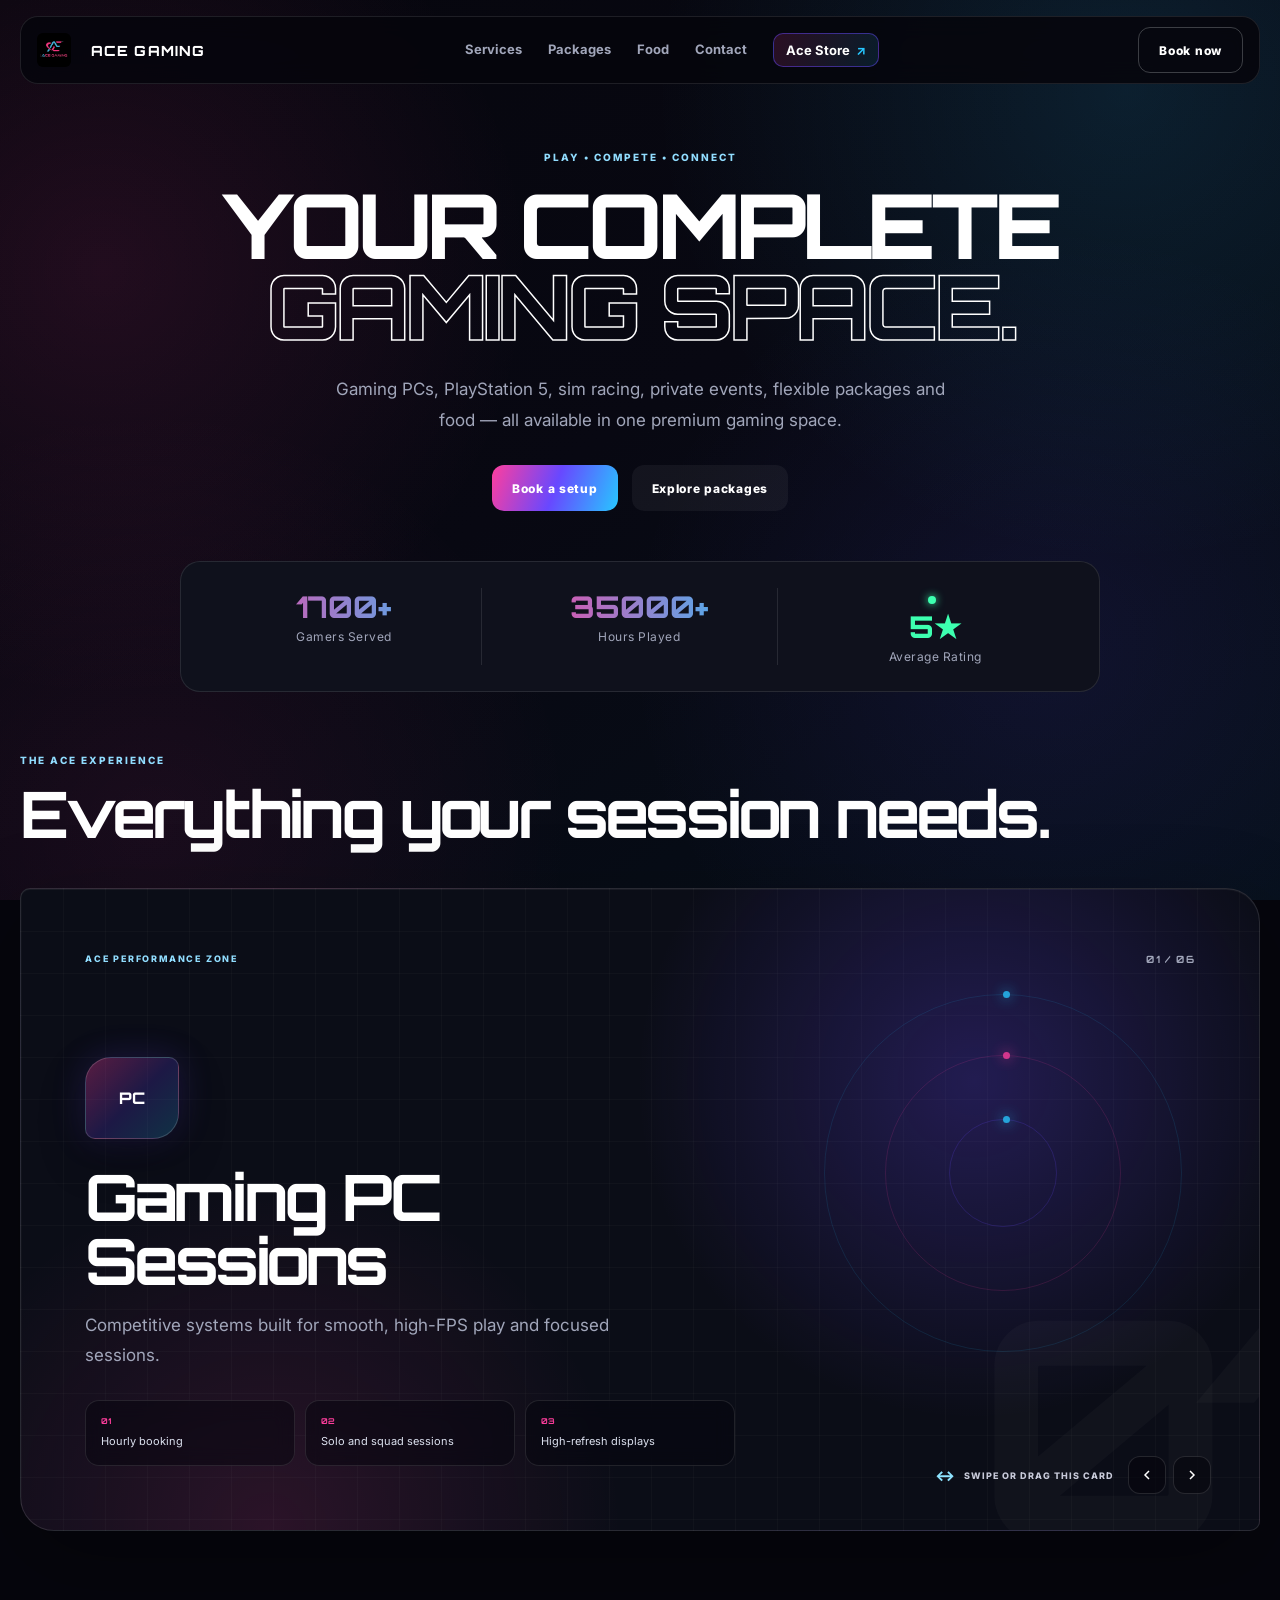
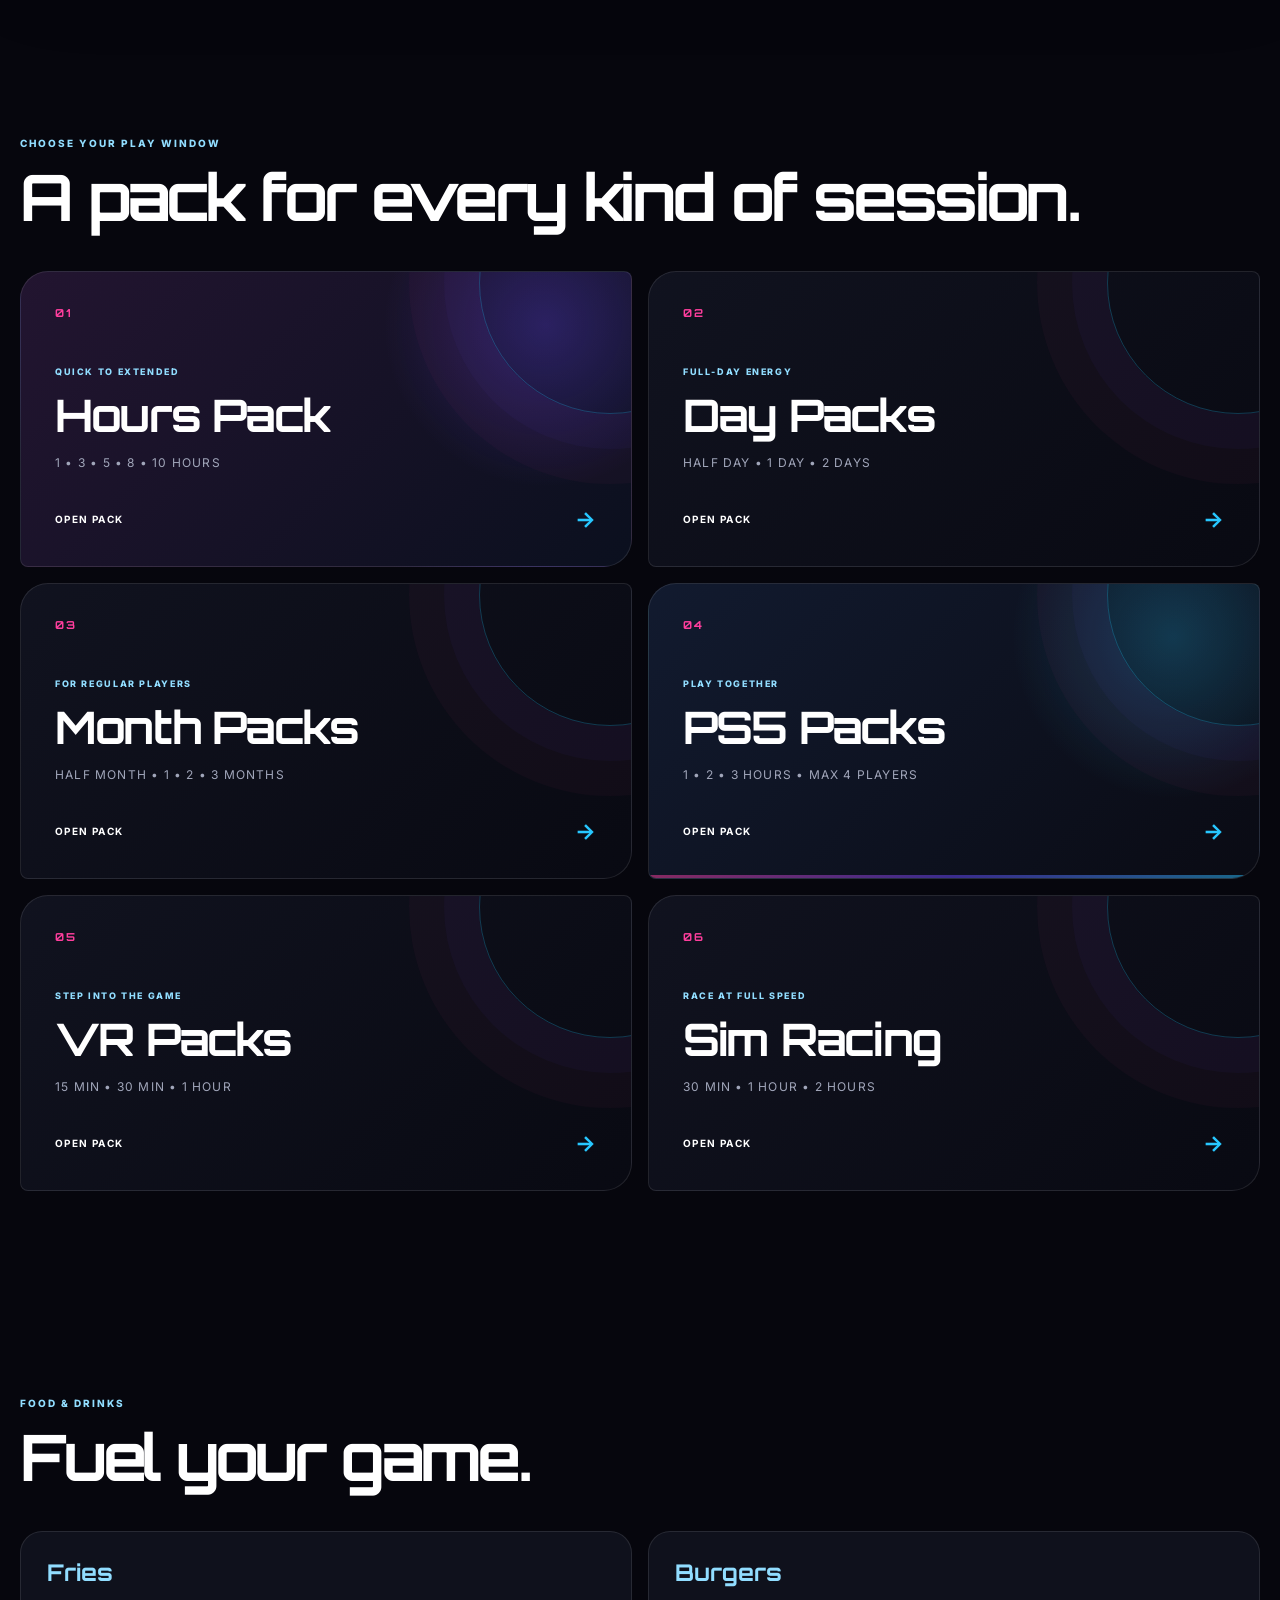
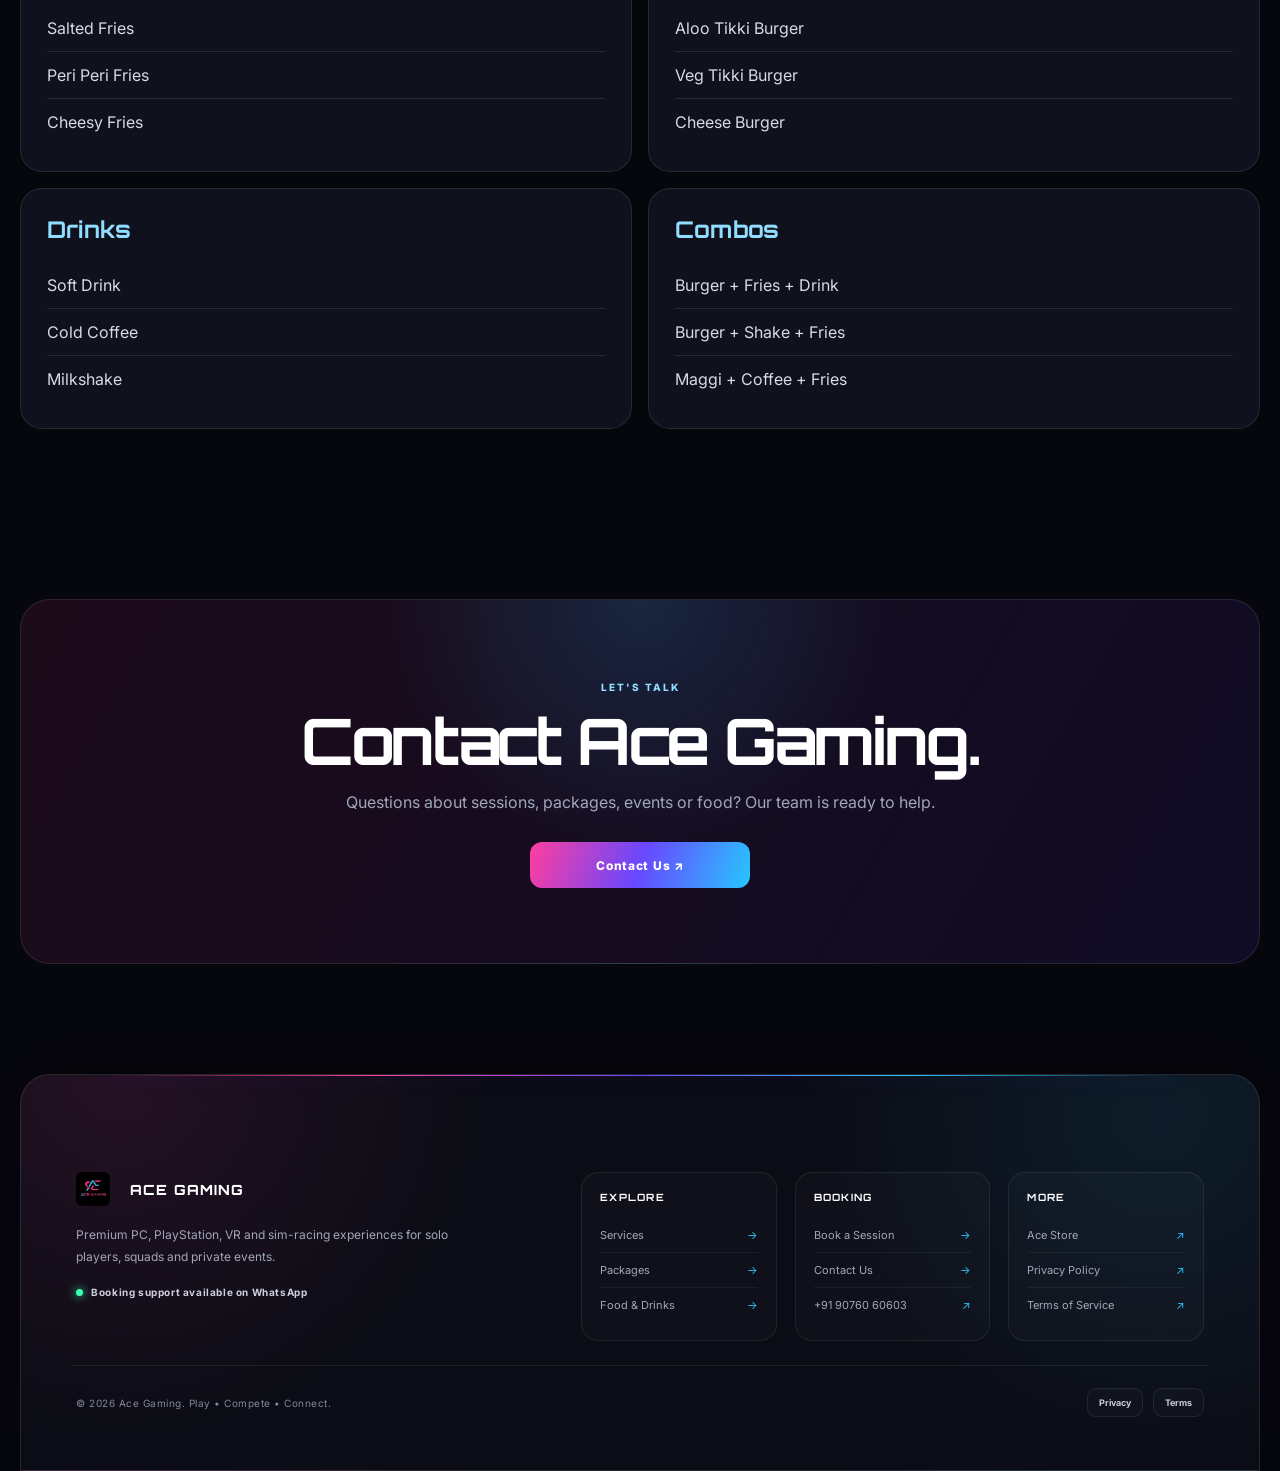
<file: index-source.html>
<!doctype html>
<html lang="en">
  <head>
    <meta charset="utf-8" />
    <meta name="viewport" content="width=device-width,initial-scale=1" />
    <title>Ace Gaming | Play • Compete • Connect</title>
    <link rel="preconnect" href="https://fonts.googleapis.com" />
    <link rel="preconnect" href="https://fonts.gstatic.com" crossorigin />
    <link
      href="https://fonts.googleapis.com/css2?family=Inter:wght@400;600;700;800&family=Orbitron:wght@600;700;800&display=swap"
      rel="stylesheet"
    />
    <style>
      .logo-img {
        height: 34px;
        width: auto;
        display: inline-block;
        vertical-align: middle;
        margin-right: 10px;
        border-radius: 6px;
      }
      :root {
        --bg: #06060d;
        --panel: #0f111c;
        --muted: #a1a6ba;
        --line: rgba(255, 255, 255, 0.1);
        --pink: #ff3e9d;
        --blue: #27c7ff;
        --violet: #6848ff;
      }
      * {
        box-sizing: border-box;
        margin: 0;
        padding: 0;
      }
      html {
        scroll-behavior: smooth;
      }
      html {
        background: var(--bg);
      }
      body {
        position: relative;
        isolation: isolate;
        min-height: 100vh;
        background: var(--bg);
        color: #fff;
        font-family: Inter, sans-serif;
        overflow-x: hidden;
      }
      body::before {
        content: "";
        position: fixed;
        inset: 0;
        z-index: -2;
        pointer-events: none;
        background:
          radial-gradient(
            circle at 88% 10%,
            rgba(39, 199, 255, 0.12),
            transparent 34%
          ),
          radial-gradient(
            circle at 8% 30%,
            rgba(255, 62, 157, 0.11),
            transparent 32%
          ),
          radial-gradient(
            circle at 82% 72%,
            rgba(104, 72, 255, 0.1),
            transparent 34%
          ),
          radial-gradient(
            circle at 12% 92%,
            rgba(255, 62, 157, 0.075),
            transparent 30%
          ),
          linear-gradient(145deg, #06060d 0%, #080812 48%, #06101a 100%);
      }
      body::after {
        content: "";
        position: fixed;
        inset: 0;
        z-index: -1;
        pointer-events: none;
        opacity: 0.32;
        background-image:
          linear-gradient(rgba(255, 255, 255, 0.018) 1px, transparent 1px),
          linear-gradient(90deg, rgba(255, 255, 255, 0.018) 1px, transparent 1px);
        background-size: 72px 72px;
        mask-image: linear-gradient(to bottom, transparent, #000 18%, #000 82%, transparent);
        -webkit-mask-image: linear-gradient(to bottom, transparent, #000 18%, #000 82%, transparent);
      }
      body.lock {
        overflow: hidden;
      }
      a {
        color: inherit;
        text-decoration: none;
      }
      button,
      input,
      select,
      textarea {
        font: inherit;
      }
      button {
        border: 0;
        cursor: pointer;
      }
      header,
      main,
      footer {
        width: min(1380px, calc(100% - 40px));
        margin: auto;
      }
      header {
        position: fixed;
        z-index: 20;
        top: 16px;
        left: 50%;
        transform: translateX(-50%);
        height: 68px;
        padding: 0 16px;
        border: 1px solid var(--line);
        border-radius: 18px;
        background: rgba(6, 6, 13, 0.9);
        backdrop-filter: blur(12px);
        display: flex;
        align-items: center;
        justify-content: space-between;
      }
      .brand {
        display: flex;
        align-items: center;
        gap: 10px;
        font:
          800 14px Orbitron,
          sans-serif;
        letter-spacing: 0.08em;
      }
      .logo {
        display: grid;
        place-items: center;
        width: 38px;
        height: 38px;
        border-radius: 11px;
        background: linear-gradient(135deg, var(--pink), var(--blue));
      }
      nav {
        display: flex;
        gap: 26px;
        color: var(--muted);
        font-size: 13px;
        font-weight: 700;
      }
      nav a:hover {
        color: #fff;
      }
      nav .store-link {
        display: inline-flex;
        align-items: center;
        gap: 6px;
        padding: 8px 12px;
        margin-block: -8px;
        color: #fff;
        border: 1px solid rgba(104, 72, 255, 0.48);
        border-radius: 10px;
        background: linear-gradient(
          110deg,
          rgba(255, 62, 157, 0.15),
          rgba(39, 199, 255, 0.12)
        );
      }
      nav .store-link span {
        color: var(--blue);
        transition: transform 0.2s ease;
      }
      nav .store-link:hover span {
        transform: translate(2px, -2px);
      }
      .menu {
        display: none;
        background: none;
        color: #fff;
        font-size: 23px;
      }
      .btn {
        display: inline-flex;
        align-items: center;
        justify-content: center;
        gap: 8px;
        min-height: 46px;
        padding: 0 20px;
        border-radius: 12px;
        color: #fff;
        font-size: 12px;
        font-weight: 800;
        letter-spacing: 0.06em;
        text-align: center;
        white-space: nowrap;
        transition: 0.2s;
      }
      .btn:hover {
        transform: translateY(-2px);
      }
      .primary {
        background: linear-gradient(
          110deg,
          var(--pink),
          var(--violet),
          var(--blue)
        );
      }
      .ghost {
        background: transparent;
        border: 1px solid rgba(255, 255, 255, 0.22);
      }
      .soft {
        display: inline-flex;
        align-items: center;
        justify-content: center;
        background: rgba(255, 255, 255, 0.05);
      }
      .eyebrow {
        color: #91ddff;
        font-size: 10px;
        font-weight: 800;
        letter-spacing: 0.2em;
      }
      .hero {
        min-height: 900px;
        padding-top: 130px;
        display: grid;
        grid-template-columns: 1fr 1fr;
        align-items: center;
        gap: 40px;
      }
      .hero h1 {
        margin-top: 20px;
        font:
          800 clamp(58px, 7vw, 106px) / 0.9 Orbitron,
          sans-serif;
        letter-spacing: -0.055em;
      }
      .hero h1 em {
        font-style: normal;
        color: transparent;
        -webkit-text-stroke: 1.5px #fff;
      }
      .copy > p {
        max-width: 620px;
        margin-top: 28px;
        color: var(--muted);
        font-size: 17px;
        line-height: 1.8;
      }
      .actions {
        display: flex;
        gap: 14px;
        margin-top: 30px;
      }
      .stats {
        display: grid;
        grid-template-columns: repeat(4, 1fr);
        margin-top: 44px;
        border-top: 1px solid var(--line);
        border-bottom: 1px solid var(--line);
      }
      .stats span {
        padding: 18px 10px;
        text-align: center;
        color: var(--muted);
        font-size: 11px;
        border-right: 1px solid var(--line);
      }
      .stats span:last-child {
        border-right: 0;
      }
      .stats b {
        display: block;
        color: #fff;
        font:
          700 17px Orbitron,
          sans-serif;
        margin-bottom: 5px;
      }
      .art {
        position: relative;
        min-height: 610px;
        display: grid;
        place-items: center;
      }
      .ring {
        position: absolute;
        border-radius: 50%;
        border: 2px solid rgba(255, 255, 255, 0.12);
      }
      .r1 {
        width: 520px;
        height: 520px;
      }
      .r2 {
        width: 390px;
        height: 390px;
        border-color: rgba(255, 62, 157, 0.22);
      }
      .setup {
        position: relative;
        width: 530px;
        height: 410px;
      }
      .screen {
        position: absolute;
        left: 10px;
        top: 48px;
        width: 335px;
        height: 205px;
        border: 12px solid #171a28;
        border-radius: 18px;
        display: grid;
        place-items: center;
        background: linear-gradient(135deg, #191c31, #0b1830);
        font:
          800 55px Orbitron,
          sans-serif;
      }
      .stand {
        position: absolute;
        left: 118px;
        top: 252px;
        width: 120px;
        height: 85px;
        background: #171a28;
        clip-path: polygon(
          40% 0,
          60% 0,
          70% 82%,
          100% 90%,
          100% 100%,
          0 100%,
          0 90%,
          30% 82%
        );
      }
      .tower {
        position: absolute;
        right: 15px;
        top: 20px;
        width: 145px;
        height: 315px;
        padding: 18px;
        border-radius: 18px;
        background: #141722;
        border: 1px solid var(--line);
      }
      .tower i {
        display: block;
        width: 62px;
        height: 62px;
        margin: 0 0 16px auto;
        border-radius: 50%;
        border: 8px solid var(--blue);
      }
      .tower i:nth-child(2) {
        border-color: var(--pink);
      }
      .desk {
        position: absolute;
        left: 0;
        right: 0;
        bottom: 12px;
        height: 68px;
        border-radius: 14px;
        background: linear-gradient(#22263a, #11131f);
        transform: skewX(-7deg);
      }
      .desk span {
        position: absolute;
        left: 125px;
        top: 18px;
        width: 215px;
        height: 34px;
        border-radius: 6px;
        background: repeating-linear-gradient(
          90deg,
          #293048 0 10px,
          #111521 10px 12px
        );
      }
      .desk b {
        position: absolute;
        right: 95px;
        top: 14px;
        width: 28px;
        height: 41px;
        border-radius: 45%;
        background: var(--pink);
      }
      .section {
        padding: 100px 0;
      }
      .heading {
        display: flex;
        align-items: end;
        justify-content: space-between;
        gap: 40px;
        margin-bottom: 40px;
      }
      .heading h2,
      .contact h2 {
        margin-top: 13px;
        font:
          700 clamp(40px, 5vw, 70px) / 1.04 Orbitron,
          sans-serif;
        letter-spacing: -0.05em;
      }
      .heading > p {
        max-width: 460px;
        color: var(--muted);
        line-height: 1.75;
      }
      .cards {
        display: grid;
        grid-template-columns: repeat(3, 1fr);
        gap: 16px;
      }
      .card,
      .price,
      .menu-card {
        padding: 26px;
        border-radius: 22px;
        border: 1px solid var(--line);
        background: var(--panel);
      }
      .card {
        min-height: 360px;
      }
      .card small {
        color: var(--pink);
        font:
          700 10px Orbitron,
          sans-serif;
      }
      .icon {
        display: grid;
        place-items: center;
        width: 72px;
        height: 58px;
        margin-top: 22px;
        border-radius: 15px;
        background: linear-gradient(
          135deg,
          rgba(255, 62, 157, 0.22),
          rgba(39, 199, 255, 0.17)
        );
        font:
          700 14px Orbitron,
          sans-serif;
      }
      .card h3 {
        margin-top: 20px;
        font:
          700 23px Orbitron,
          sans-serif;
      }
      .card p {
        margin-top: 13px;
        color: var(--muted);
        line-height: 1.7;
      }
      .card ul {
        margin-top: 18px;
        padding-left: 18px;
        color: #d6d8e2;
        font-size: 13px;
        line-height: 1.9;
      }
      .tabs {
        display: flex;
        gap: 10px;
        overflow: auto;
        margin-bottom: 18px;
      }
      .tab {
        padding: 14px 18px;
        border-radius: 12px;
        background: rgba(255, 255, 255, 0.04);
        border: 1px solid var(--line);
        color: var(--muted);
        font-weight: 700;
        white-space: nowrap;
      }
      .tab.active {
        color: #fff;
        border-color: rgba(39, 199, 255, 0.35);
        background: linear-gradient(
          110deg,
          rgba(255, 62, 157, 0.14),
          rgba(39, 199, 255, 0.12)
        );
      }
      .rental {
        display: grid;
        grid-template-columns: 1fr 1fr;
        min-height: 560px;
        border-radius: 28px;
        overflow: hidden;
        border: 1px solid var(--line);
        background: #111421;
      }
      .rental-art {
        position: relative;
        display: grid;
        place-items: center;
        border-right: 1px solid var(--line);
        background: radial-gradient(
          circle,
          rgba(104, 72, 255, 0.15),
          transparent 45%
        );
      }
      .ps5 {
        width: 100px;
        height: 230px;
        border-radius: 48% 10px 48% 10px;
        background: #f3f4fa;
        box-shadow: inset -14px 0 0 #131722;
      }
      .pad {
        position: absolute;
        bottom: 90px;
        width: 170px;
        height: 70px;
        border: 12px solid #f3f4fa;
        border-radius: 40px;
      }
      .rental-copy {
        display: flex;
        flex-direction: column;
        justify-content: center;
        padding: clamp(32px, 5vw, 68px);
      }
      .rental-copy > span {
        color: var(--pink);
        font:
          700 10px Orbitron,
          sans-serif;
      }
      .rental-copy h3 {
        margin-top: 17px;
        font:
          700 clamp(34px, 4vw, 57px) / 1.05 Orbitron,
          sans-serif;
      }
      .rental-copy > p {
        margin-top: 18px;
        color: var(--muted);
        line-height: 1.8;
      }
      .specs {
        display: grid;
        grid-template-columns: 1fr 1fr;
        margin-top: 30px;
        border-left: 1px solid var(--line);
        border-top: 1px solid var(--line);
      }
      .specs div {
        padding: 17px;
        border-right: 1px solid var(--line);
        border-bottom: 1px solid var(--line);
      }
      .specs small,
      .rent-bottom small {
        color: var(--muted);
        font-size: 9px;
        letter-spacing: 0.14em;
      }
      .specs b {
        display: block;
        margin-top: 7px;
        font-size: 14px;
      }
      .rent-bottom {
        display: flex;
        align-items: end;
        justify-content: space-between;
        gap: 20px;
        margin-top: 31px;
      }
      .rent-bottom strong {
        display: block;
        margin-top: 8px;
        font:
          700 25px Orbitron,
          sans-serif;
      }
      .prices {
        display: grid;
        grid-template-columns: repeat(4, 1fr);
        gap: 16px;
      }
      .price {
        position: relative;
        min-height: 380px;
        display: flex;
        flex-direction: column;
      }
      .price.featured {
        background:
          linear-gradient(
            145deg,
            rgba(255, 62, 157, 0.12),
            rgba(39, 199, 255, 0.08)
          ),
          var(--panel);
      }
      .price > span {
        color: #91ddff;
        font-size: 10px;
        letter-spacing: 0.16em;
      }
      .price i {
        position: absolute;
        right: 20px;
        top: 20px;
        color: var(--pink);
        font-size: 9px;
      }
      .price h3 {
        margin-top: 24px;
        font:
          700 27px Orbitron,
          sans-serif;
      }
      .price > strong {
        margin-top: 20px;
        font:
          700 44px Orbitron,
          sans-serif;
      }
      .price p {
        margin-top: 14px;
        color: var(--muted);
      }
      .price .btn {
        margin-top: auto;
      }
      .food {
        display: grid;
        grid-template-columns: repeat(2, 1fr);
        gap: 16px;
      }
      .menu-card h3 {
        margin-bottom: 18px;
        color: #91ddff;
        font:
          700 23px Orbitron,
          sans-serif;
      }
      .menu-card p {
        display: flex;
        justify-content: space-between;
        padding: 13px 0;
        border-bottom: 1px solid var(--line);
        color: #d8dae4;
      }
      .menu-card p:last-child {
        border-bottom: 0;
      }
      .menu-card b {
        color: var(--pink);
      }
      .features {
        display: grid;
        grid-template-columns: repeat(4, 1fr);
        gap: 12px;
      }
      .features span {
        padding: 20px;
        border-radius: 16px;
        border: 1px solid var(--line);
        background: var(--panel);
        font-weight: 700;
      }
      .contact {
        margin: 70px auto 110px;
        padding: 75px 25px;
        text-align: center;
        border-radius: 30px;
        border: 1px solid var(--line);
        background:
          radial-gradient(
            circle at 50% 0,
            rgba(39, 199, 255, 0.15),
            transparent 36%
          ),
          linear-gradient(
            120deg,
            rgba(255, 62, 157, 0.09),
            rgba(104, 72, 255, 0.1)
          );
      }
      .contact p {
        margin: 18px auto 27px;
        color: var(--muted);
      }
      .center {
        justify-content: center;
      }
      .modal {
        position: fixed;
        inset: 0;
        z-index: 100;
        display: none;
        place-items: center;
        padding: 20px;
      }
      .modal.open {
        display: grid;
      }
      .back {
        position: absolute;
        inset: 0;
        background: rgba(3, 4, 10, 0.84);
        backdrop-filter: blur(10px);
      }
      .modal-card {
        position: relative;
        z-index: 2;
        width: min(720px, 100%);
        max-height: 92vh;
        overflow: auto;
        padding: 36px;
        border-radius: 26px;
        border: 1px solid var(--line);
        background: #0b0d18;
      }
      .modal-card h2 {
        margin: 12px 0 26px;
        font:
          700 35px Orbitron,
          sans-serif;
      }
      .booking-modal {
        width: min(960px, 100%);
        padding: 0;
        border-radius: 30px;
        overflow: hidden;
        border: 1px solid rgba(255, 255, 255, 0.1);
        background:
          radial-gradient(circle at 15% 15%, rgba(255, 62, 157, 0.16), transparent 28%),
          radial-gradient(circle at 88% 14%, rgba(39, 199, 255, 0.14), transparent 26%),
          linear-gradient(180deg, rgba(12, 14, 26, 0.98), rgba(7, 9, 18, 0.98));
        box-shadow: 0 40px 120px rgba(0, 0, 0, 0.5);
      }
      .booking-shell {
        display: grid;
        grid-template-columns: 320px minmax(0, 1fr);
        min-height: 100%;
      }
      .booking-side {
        position: relative;
        padding: 38px 30px;
        border-right: 1px solid rgba(255, 255, 255, 0.08);
        background:
          linear-gradient(180deg, rgba(255, 255, 255, 0.02), transparent),
          rgba(255, 255, 255, 0.02);
      }
      .booking-side::after {
        content: "ACE";
        position: absolute;
        left: 20px;
        bottom: 10px;
        font: 800 110px/0.9 Orbitron, sans-serif;
        letter-spacing: -0.08em;
        color: rgba(255, 255, 255, 0.03);
        pointer-events: none;
      }
      .booking-brand {
        display: inline-flex;
        align-items: center;
        gap: 12px;
        font: 800 14px Orbitron, sans-serif;
        letter-spacing: 0.08em;
      }
      .booking-brand img {
        width: 42px;
        height: 42px;
        border-radius: 12px;
        border: 1px solid rgba(255, 255, 255, 0.12);
        background: rgba(255,255,255,0.04);
        padding: 6px;
      }
      .booking-kicker {
        display: block;
        margin-top: 34px;
        color: #91ddff;
        font-size: 10px;
        font-weight: 800;
        letter-spacing: 0.2em;
      }
      .booking-side h2 {
        margin: 14px 0 14px;
        font: 700 clamp(32px, 4vw, 54px)/0.96 Orbitron, sans-serif;
        letter-spacing: -0.05em;
      }
      .booking-side p {
        max-width: 240px;
        color: var(--muted);
        font-size: 13px;
        line-height: 1.8;
      }
      .booking-points {
        margin-top: 26px;
        display: grid;
        gap: 12px;
      }
      .booking-points li {
        display: flex;
        align-items: center;
        gap: 12px;
        color: #d8deee;
        font-size: 12px;
        line-height: 1.55;
      }
      .booking-points li i {
        display: inline-grid;
        place-items: center;
        width: 26px;
        height: 26px;
        border-radius: 50%;
        border: 1px solid rgba(39, 199, 255, 0.22);
        background: rgba(39, 199, 255, 0.08);
        color: #7fe1ff;
        font-style: normal;
        font-size: 12px;
        flex: 0 0 auto;
      }
      .booking-main {
        position: relative;
        padding: 34px 34px 30px;
      }
      .booking-head {
        display: flex;
        align-items: flex-start;
        justify-content: space-between;
        gap: 18px;
        margin-bottom: 18px;
      }
      .booking-head .eyebrow {
        display: inline-flex;
        margin-bottom: 10px;
      }
      .booking-head h3 {
        margin: 0;
        font: 700 35px Orbitron, sans-serif;
        letter-spacing: -0.05em;
      }
      .booking-head p {
        margin-top: 10px;
        max-width: 430px;
        color: var(--muted);
        font-size: 13px;
        line-height: 1.7;
      }
      .x {
        display: inline-grid;
        place-items: center;
        position: absolute;
        right: 18px;
        top: 18px;
        width: 42px;
        height: 42px;
        border-radius: 50%;
        color: #fff;
        background: rgba(255, 255, 255, 0.08);
        border: 1px solid rgba(255,255,255,0.06);
        font-size: 23px;
        transition: 0.2s ease;
      }
      .x:hover {
        background: rgba(255,255,255,0.14);
        transform: rotate(90deg);
      }
      .form-grid {
        display: grid;
        grid-template-columns: 1fr 1fr;
        gap: 16px;
      }
      .booking-modal label {
        display: flex;
        flex-direction: column;
        gap: 9px;
        color: #e6ebf8;
        font-size: 11px;
        font-weight: 800;
        letter-spacing: 0.08em;
        text-transform: uppercase;
      }
      .booking-modal input,
      .booking-modal select,
      .booking-modal textarea {
        width: 100%;
        color: #fff;
        border: 1px solid rgba(255, 255, 255, 0.1);
        border-radius: 16px;
        background: rgba(255, 255, 255, 0.045);
        outline: none;
        transition: border-color 0.2s ease, box-shadow 0.2s ease, background 0.2s ease, transform 0.2s ease;
      }
      .booking-modal input,
      .booking-modal select {
        height: 56px;
        padding: 0 16px;
      }
      .booking-modal textarea {
        min-height: 132px;
        margin-top: 0;
        padding: 16px;
        resize: vertical;
      }
      .booking-modal input::placeholder,
      .booking-modal textarea::placeholder {
        color: rgba(255,255,255,0.42);
      }
      .booking-modal input:focus,
      .booking-modal select:focus,
      .booking-modal textarea:focus {
        border-color: rgba(39, 199, 255, 0.38);
        background: rgba(255, 255, 255, 0.06);
        box-shadow: 0 0 0 4px rgba(39, 199, 255, 0.08);
        transform: translateY(-1px);
      }
      .booking-modal select option {
        background: #0b0d18;
      }
      .booking-modal .full {
        width: 100%;
        margin-top: 22px;
      }
      .booking-note {
        margin-top: 16px;
        display: flex;
        align-items: center;
        justify-content: space-between;
        gap: 12px;
        padding: 14px 16px;
        border: 1px solid rgba(255, 255, 255, 0.08);
        border-radius: 16px;
        background: rgba(255, 255, 255, 0.03);
        color: var(--muted);
        font-size: 11px;
        line-height: 1.6;
      }
      .booking-note strong {
        color: #fff;
        font-size: 11px;
      }
      .booking-note span {
        color: #7fe1ff;
      }
      .success {
        display: none;
        padding: 25px;
        border-radius: 18px;
        background: rgba(104, 72, 255, 0.14);
        line-height: 1.6;
      }
      .reveal {
        opacity: 0;
        transform: translateY(22px);
        transition:
          opacity 0.55s ease,
          transform 0.55s ease;
      }
      .reveal.visible {
        opacity: 1;
        transform: none;
      }
      @media (prefers-reduced-motion: reduce) {
        html {
          scroll-behavior: auto;
        }
        .reveal {
          opacity: 1;
          transform: none;
        }
      }
      @media (max-width: 1050px) {
        nav {
          display: none;
          position: absolute;
          top: 78px;
          left: 0;
          right: 0;
          flex-direction: column;
          gap: 0;
          padding: 12px;
          border: 1px solid var(--line);
          border-radius: 16px;
          background: #090a13;
        }
        nav.open {
          display: flex;
        }
        nav a {
          padding: 14px;
        }
        .menu {
          display: block;
        }
        header > .btn {
          display: none;
        }
        .hero {
          grid-template-columns: 1fr;
          padding-top: 150px;
        }
        .cards {
          grid-template-columns: repeat(2, 1fr);
        }
        .rental {
          grid-template-columns: 1fr;
        }
        .rental-art {
          min-height: 440px;
          border-right: 0;
          border-bottom: 1px solid var(--line);
        }
        .prices {
          grid-template-columns: repeat(2, 1fr);
        }
        .features {
          grid-template-columns: repeat(3, 1fr);
        }
      }
      @media (max-width: 700px) {
        header,
        main,
        footer {
          width: min(100% - 24px, 1380px);
        }
        header {
          top: 9px;
          height: 62px;
        }
        .brand {
          font-size: 12px;
        }
        .hero {
          min-height: auto;
          padding-top: 125px;
        }
        .hero h1 {
          font-size: clamp(47px, 16vw, 74px);
        }
        .copy > p {
          font-size: 15px;
        }
        .actions {
          flex-direction: column;
        }
        .stats {
          grid-template-columns: 1fr 1fr;
        }
        .art {
          min-height: 470px;
          overflow: hidden;
        }
        .setup {
          transform: scale(0.78);
        }
        .r1 {
          width: 440px;
          height: 440px;
        }
        .r2 {
          width: 330px;
          height: 330px;
        }
        .section {
          padding: 75px 0;
        }
        .heading {
          align-items: flex-start;
          flex-direction: column;
        }
        .heading h2,
        .contact h2 {
          font-size: 39px;
        }
        .cards,
        .prices,
        .food,
        .features {
          grid-template-columns: 1fr;
        }
        .rental-art {
          min-height: 370px;
        }
        .rental-copy {
          padding: 28px 21px;
        }
        .rent-bottom {
          align-items: stretch;
          flex-direction: column;
        }
        .contact {
          padding: 48px 20px;
        }
        .contact .actions {
          flex-direction: column;
        }
        footer {
          align-items: flex-start;
          flex-direction: column;
        }
        .form-grid {
          grid-template-columns: 1fr;
        }
        .modal-card {
          padding: 29px 19px;
        }
      }
      .loader {
        position: fixed;
        inset: 0;
        background: var(--bg);
        z-index: 99999;
        display: flex;
        align-items: center;
        justify-content: center;
        transition:
          opacity 0.6s ease,
          visibility 0.6s ease;
      }
      .loader.done {
        opacity: 0;
        visibility: hidden;
        pointer-events: none;
      }
      .loader-inner {
        text-align: center;
        width: 280px;
      }
      .loader-logo {
        font:
          800 34px Orbitron,
          sans-serif;
        letter-spacing: 4px;
        background: linear-gradient(90deg, var(--pink), var(--blue));
        -webkit-background-clip: text;
        background-clip: text;
        color: transparent;
        margin-bottom: 18px;
        animation: pulseLogo 1.4s ease-in-out infinite;
      }
      @keyframes pulseLogo {
        0%,
        100% {
          opacity: 1;
          transform: scale(1);
        }
        50% {
          opacity: 0.7;
          transform: scale(1.04);
        }
      }
      .loader-bar {
        height: 6px;
        width: 100%;
        background: rgba(255, 255, 255, 0.08);
        border-radius: 4px;
        overflow: hidden;
        margin-bottom: 10px;
      }
      .loader-fill {
        height: 100%;
        width: 0%;
        background: linear-gradient(90deg, var(--pink), var(--blue));
        box-shadow: 0 0 10px var(--pink);
      }
      .loader-text {
        font:
          700 11px Orbitron,
          sans-serif;
        letter-spacing: 2px;
        color: var(--muted);
      }
      .livebar {
        padding: 34px 8vw;
      }
      .livebar-in {
        max-width: 1180px;
        margin: 0 auto;
        display: grid;
        grid-template-columns: repeat(4, 1fr);
        gap: 20px;
        background: var(--panel);
        border: 1px solid var(--line);
        border-radius: 20px;
        padding: 26px;
      }
      .hero-livebar-in {
        max-width: 920px;
        margin: 50px auto 0;
        grid-template-columns: repeat(3, 1fr);
        padding: 26px;
      }
      .bottom-livebar-in {
        grid-template-columns: repeat(3, 1fr);
      }
      .lstat {
        text-align: center;
        border-right: 1px solid var(--line);
      }
      .lstat:last-child {
        border-right: none;
      }
      .lstat b {
        display: block;
        font:
          800 30px Orbitron,
          sans-serif;
        background: linear-gradient(90deg, var(--pink), var(--blue));
        -webkit-background-clip: text;
        background-clip: text;
        color: transparent;
      }
      .lstat span {
        font-size: 12px;
        color: var(--muted);
        letter-spacing: 0.5px;
      }
      .lstat.live b {
        background: none;
        -webkit-text-fill-color: #3dffb0;
        color: #3dffb0;
      }
      .lstat .dot {
        display: inline-block;
        width: 8px;
        height: 8px;
        border-radius: 50%;
        background: #3dffb0;
        box-shadow: 0 0 8px #3dffb0;
        margin-right: 6px;
        animation: blinkDot 1.2s infinite;
      }
      @keyframes blinkDot {
        0%,
        100% {
          opacity: 1;
        }
        50% {
          opacity: 0.3;
        }
      }
      @media (max-width: 720px) {
        .livebar-in {
          grid-template-columns: repeat(2, 1fr);
          gap: 16px 0;
        }
        .hero-livebar-in {
          grid-template-columns: 1fr;
          gap: 0;
          padding: 16px;
        }
        .hero-livebar-in .lstat {
          padding: 18px 8px;
          border-right: 0;
          border-bottom: 1px solid var(--line);
        }
        .hero-livebar-in .lstat:last-child {
          border-bottom: 0;
        }
        .bottom-livebar-in {
          grid-template-columns: 1fr;
        }
        .bottom-livebar-in .lstat {
          padding: 14px 0;
          border-right: none;
          border-bottom: 1px solid var(--line);
        }
        .bottom-livebar-in .lstat:last-child {
          border-bottom: none;
        }
        .lstat:nth-child(2) {
          border-right: none;
        }
      }
      .toast-wrap {
        position: fixed;
        bottom: 24px;
        right: 24px;
        z-index: 9997;
        display: flex;
        flex-direction: column;
        gap: 10px;
        align-items: flex-end;
        max-width: 88vw;
      }
      .toast {
        background: var(--panel);
        border: 1px solid var(--line);
        border-left: 3px solid var(--pink);
        border-radius: 12px;
        padding: 14px 18px;
        min-width: 230px;
        box-shadow: 0 10px 30px rgba(0, 0, 0, 0.4);
        animation:
          toastIn 0.4s ease,
          toastOut 0.4s ease 3.4s forwards;
        font-size: 13px;
      }
      .toast b {
        display: block;
        font:
          700 11px Orbitron,
          sans-serif;
        letter-spacing: 1px;
        color: var(--pink);
        margin-bottom: 3px;
      }
      @keyframes toastIn {
        from {
          transform: translateX(60px);
          opacity: 0;
        }
        to {
          transform: translateX(0);
          opacity: 1;
        }
      }
      @keyframes toastOut {
        to {
          transform: translateX(60px);
          opacity: 0;
        }
      }
      .mute-btn {
        background: none;
        border: 1px solid var(--line);
        color: #fff;
        border-radius: 50%;
        width: 38px;
        height: 38px;
        display: inline-flex;
        align-items: center;
        justify-content: center;
        cursor: pointer;
        font-size: 14px;
        margin-right: 10px;
        flex: none;
      }
      .mute-btn:hover {
        border-color: var(--pink);
      }
      h1 em.glitch {
        position: relative;
        display: inline-block;
      }
      h1 em.glitch.glitching::before,
      h1 em.glitch.glitching::after {
        content: attr(data-text);
        position: absolute;
        left: 0;
        top: 0;
        width: 100%;
        overflow: hidden;
      }
      h1 em.glitch.glitching::before {
        color: var(--pink);
        clip-path: inset(0 0 60% 0);
        animation: glitchTop 0.3s linear;
      }
      h1 em.glitch.glitching::after {
        color: var(--blue);
        clip-path: inset(60% 0 0 0);
        animation: glitchBot 0.3s linear;
      }
      @keyframes glitchTop {
        0% {
          transform: translate(0, 0);
        }
        20% {
          transform: translate(-3px, -2px);
        }
        40% {
          transform: translate(3px, 1px);
        }
        60% {
          transform: translate(-2px, 2px);
        }
        100% {
          transform: translate(0, 0);
        }
      }
      @keyframes glitchBot {
        0% {
          transform: translate(0, 0);
        }
        20% {
          transform: translate(3px, 2px);
        }
        40% {
          transform: translate(-3px, -1px);
        }
        60% {
          transform: translate(2px, -2px);
        }
        100% {
          transform: translate(0, 0);
        }
      }
      .card,
      .price {
        transition:
          transform 0.15s ease,
          box-shadow 0.15s ease;
      }
      .card:hover,
      .price:hover {
        box-shadow: 0 20px 40px rgba(0, 0, 0, 0.35);
      }
      .btn {
        position: relative;
        overflow: hidden;
      }
      .ripple {
        position: absolute;
        border-radius: 50%;
        background: rgba(255, 255, 255, 0.5);
        transform: scale(0);
        animation: rippleAnim 0.6s ease-out;
        pointer-events: none;
      }
      @keyframes rippleAnim {
        to {
          transform: scale(3.5);
          opacity: 0;
        }
      }
      .legendary::after {
        content: "";
        position: fixed;
        inset: 0;
        pointer-events: none;
        z-index: 9996;
        border: 3px solid transparent;
        animation: legendBorder 2s linear;
        box-shadow: inset 0 0 60px rgba(255, 62, 157, 0.4);
      }
      @keyframes legendBorder {
        0% {
          border-color: var(--pink);
        }
        25% {
          border-color: var(--blue);
        }
        50% {
          border-color: var(--violet);
        }
        75% {
          border-color: #3dffb0;
        }
        100% {
          border-color: transparent;
        }
      }
      [hidden] {
        display: none !important;
      }
      .hero {
        min-height: 820px;
        padding: 150px 0 90px;
        display: flex;
        justify-content: center;
        text-align: center;
      }
      .hero .copy {
        width: min(1050px, 100%);
        margin: auto;
      }
      .hero .copy > p {
        margin-inline: auto;
      }
      .hero .actions,
      .hero .stats {
        justify-content: center;
      }
      .hero .stats {
        margin: 50px auto 0;
        max-width: 920px;
        padding: 18px;
        border: 1px solid var(--line);
        border-radius: 18px;
        background: rgba(15, 17, 28, 0.7);
        backdrop-filter: blur(16px);
      }
      .service-list {
        border-top: 1px solid var(--line);
      }
      .service-row {
        position: relative;
        isolation: isolate;
        display: grid;
        grid-template-columns: 58px 84px minmax(250px, 0.9fr) minmax(
            360px,
            1.35fr
          );
        align-items: center;
        gap: 24px;
        min-height: 150px;
        padding: 26px 18px;
        border-bottom: 1px solid var(--line);
        overflow: hidden;
      }
      .service-row::before {
        content: "";
        position: absolute;
        inset: 0;
        z-index: -1;
        background:
          linear-gradient(90deg, rgba(255, 62, 157, 0.13), transparent 46%),
          radial-gradient(
            circle at 88% 50%,
            rgba(39, 199, 255, 0.1),
            transparent 24%
          );
        transform: scaleX(0);
        transform-origin: left;
        transition: transform 0.45s cubic-bezier(0.22, 1, 0.36, 1);
      }
      .service-row::after {
        content: "";
        position: absolute;
        left: 0;
        top: 0;
        width: 120px;
        height: 2px;
        background: linear-gradient(90deg, var(--pink), var(--blue));
        transform: translateX(-120px);
        transition: transform 0.45s ease;
      }
      .service-row:hover::before {
        transform: scaleX(1);
      }
      .service-row:hover::after {
        transform: translateX(calc(100vw + 120px));
      }
      .service-number {
        color: var(--pink);
        font:
          700 11px Orbitron,
          sans-serif;
        letter-spacing: 0.14em;
      }
      .service-symbol {
        display: grid;
        place-items: center;
        width: 72px;
        height: 62px;
        border-radius: 18px;
        border: 1px solid rgba(255, 255, 255, 0.11);
        background: linear-gradient(
          135deg,
          rgba(255, 62, 157, 0.22),
          rgba(39, 199, 255, 0.17)
        );
        font:
          700 12px Orbitron,
          sans-serif;
        transition: 0.35s ease;
      }
      .service-row:hover .service-symbol {
        transform: rotate(-4deg) scale(1.08);
        box-shadow: 0 0 28px rgba(104, 72, 255, 0.25);
      }
      .service-copy h3 {
        font:
          700 25px Orbitron,
          sans-serif;
      }
      .service-copy p {
        margin-top: 9px;
        color: var(--muted);
        line-height: 1.65;
      }
      .service-points {
        display: flex;
        flex-wrap: wrap;
        justify-content: flex-end;
        gap: 9px;
        list-style: none;
      }
      .service-points li {
        padding: 9px 12px;
        border: 1px solid rgba(255, 255, 255, 0.12);
        border-radius: 999px;
        color: #dce0ed;
        background: rgba(5, 6, 13, 0.46);
        font-size: 11px;
        transition: 0.25s ease;
      }
      .service-row:hover .service-points li {
        border-color: rgba(39, 199, 255, 0.34);
        transform: translateY(-2px);
      }
      .pack-portals {
        display: grid;
        grid-template-columns: repeat(2, minmax(0, 1fr));
        gap: 16px;
      }
      .pack-portal {
        position: relative;
        min-height: 290px;
        padding: 34px;
        overflow: hidden;
        color: #fff;
        text-align: left;
        border: 1px solid var(--line);
        border-radius: 28px 8px 28px 8px;
        background: linear-gradient(
          135deg,
          rgba(17, 19, 32, 0.97),
          rgba(9, 10, 19, 0.96)
        );
        transition: 0.4s cubic-bezier(0.22, 1, 0.36, 1);
      }
      .pack-portal::before {
        content: "";
        position: absolute;
        width: 260px;
        height: 260px;
        right: -110px;
        top: -120px;
        border-radius: 50%;
        border: 1px solid rgba(39, 199, 255, 0.25);
        box-shadow:
          0 0 0 35px rgba(104, 72, 255, 0.04),
          0 0 0 70px rgba(255, 62, 157, 0.03);
        transition: 0.6s ease;
      }
      .pack-portal::after {
        content: "";
        position: absolute;
        inset: auto 0 0;
        height: 3px;
        background: linear-gradient(
          90deg,
          var(--pink),
          var(--violet),
          var(--blue)
        );
        transform: scaleX(0);
        transform-origin: left;
        transition: 0.4s ease;
      }
      .pack-portal:hover {
        transform: translateY(-8px);
        border-color: rgba(104, 72, 255, 0.7);
        box-shadow: 0 28px 60px rgba(0, 0, 0, 0.34);
      }
      .pack-portal:hover::before {
        transform: translate(-22px, 25px) rotate(24deg);
        border-color: var(--blue);
      }
      .pack-portal:hover::after {
        transform: scaleX(1);
      }
      .pack-portal.featured {
        background:
          radial-gradient(
            circle at 86% 18%,
            rgba(104, 72, 255, 0.28),
            transparent 28%
          ),
          linear-gradient(
            135deg,
            rgba(35, 21, 49, 0.98),
            rgba(11, 16, 31, 0.98)
          );
      }
      .pack-index {
        display: block;
        color: var(--pink);
        font:
          700 11px Orbitron,
          sans-serif;
        letter-spacing: 0.14em;
      }
      .pack-portal small {
        display: block;
        margin-top: 46px;
        color: #91ddff;
        font-size: 9px;
        font-weight: 800;
        letter-spacing: 0.18em;
      }
      .pack-portal h3 {
        margin-top: 10px;
        font:
          700 clamp(30px, 3.5vw, 48px) Orbitron,
          sans-serif;
        letter-spacing: -0.04em;
      }
      .pack-portal p {
        margin-top: 12px;
        color: var(--muted);
        font-size: 12px;
        letter-spacing: 0.1em;
      }
      .pack-portal b {
        display: flex;
        justify-content: space-between;
        align-items: center;
        margin-top: 36px;
        font-size: 10px;
        letter-spacing: 0.14em;
      }
      .pack-portal b i {
        color: var(--blue);
        font-style: normal;
        font-size: 22px;
        transition: transform 0.3s ease;
      }
      .pack-portal:hover b i {
        transform: translateX(6px);
      }

      .pack-portal[data-open-pack="ps5"] {
        background:
          radial-gradient(circle at 86% 18%, rgba(39, 199, 255, 0.22), transparent 28%),
          linear-gradient(135deg, rgba(18, 27, 48, 0.98), rgba(10, 11, 20, 0.98));
      }
      .pack-portal[data-open-pack="ps5"]::after {
        transform: scaleX(1);
        opacity: 0.5;
      }
      .pack-page {
        min-height: 100vh;
        padding: 130px 0 100px;
        animation: packPageIn 0.55s cubic-bezier(0.22, 1, 0.36, 1);
      }
      @keyframes packPageIn {
        from {
          opacity: 0;
          transform: translateY(20px);
        }
      }
      .back-home {
        padding: 12px 0;
        color: var(--muted);
        background: transparent;
        font-size: 12px;
        font-weight: 800;
        letter-spacing: 0.08em;
      }
      .back-home:hover {
        color: #fff;
      }
      .pack-page-head {
        max-width: 950px;
        margin-top: 46px;
      }
      .pack-page-head h1 {
        margin-top: 16px;
        font:
          700 clamp(48px, 7vw, 92px) / 0.96 Orbitron,
          sans-serif;
        letter-spacing: -0.055em;
      }
      .pack-page-head p {
        max-width: 720px;
        margin-top: 22px;
        color: var(--muted);
        font-size: 16px;
        line-height: 1.75;
      }
      .pack-builder {
        display: grid;
        grid-template-columns: minmax(0, 1.5fr) minmax(320px, 0.6fr);
        align-items: start;
        gap: 24px;
        margin-top: 60px;
      }
      .pack-controls {
        display: grid;
        gap: 18px;
      }
      .builder-step,
      .pack-summary {
        border: 1px solid var(--line);
        background: rgba(15, 17, 28, 0.84);
        backdrop-filter: blur(18px);
      }
      .builder-step {
        padding: 30px;
        border-radius: 26px;
      }
      .step-title {
        display: flex;
        align-items: center;
        gap: 16px;
      }
      .step-title > span {
        display: grid;
        place-items: center;
        width: 44px;
        height: 44px;
        border-radius: 50%;
        color: var(--pink);
        border: 1px solid rgba(255, 62, 157, 0.35);
        font:
          700 10px Orbitron,
          sans-serif;
      }
      .step-title small {
        color: #91ddff;
        font-size: 9px;
        font-weight: 800;
        letter-spacing: 0.16em;
      }
      .step-title h2 {
        margin-top: 5px;
        font:
          700 25px Orbitron,
          sans-serif;
      }
      .duration-options {
        display: grid;
        grid-template-columns: repeat(5, 1fr);
        gap: 10px;
        margin-top: 26px;
      }
      .duration-option {
        min-height: 86px;
        padding: 12px;
        border: 1px solid var(--line);
        border-radius: 16px;
        color: #fff;
        background: #0a0b14;
        font:
          700 13px Orbitron,
          sans-serif;
        transition: 0.25s ease;
      }
      .duration-option:hover {
        transform: translateY(-4px);
        border-color: rgba(39, 199, 255, 0.55);
      }
      .duration-option.active {
        border-color: transparent;
        background:
          linear-gradient(#101321, #101321) padding-box,
          linear-gradient(115deg, var(--pink), var(--blue)) border-box;
        box-shadow: 0 0 24px rgba(104, 72, 255, 0.22);
      }
      .custom-duration {
        display: grid;
        grid-template-columns: 1fr 1fr;
        gap: 12px;
        margin-top: 26px;
      }
      .custom-duration label {
        color: var(--muted);
        font-size: 11px;
        font-weight: 700;
      }
      .custom-duration input,
      .custom-duration select {
        width: 100%;
        height: 58px;
        margin-top: 8px;
        padding: 0 16px;
        border: 1px solid var(--line);
        border-radius: 14px;
        color: #fff;
        background: #090a13;
        outline: none;
      }
      .custom-duration input:focus,
      .custom-duration select:focus {
        border-color: var(--blue);
      }
      .pc-tiers {
        display: grid;
        grid-template-columns: repeat(3, 1fr);
        gap: 12px;
        margin-top: 26px;
      }
      .pc-tier {
        min-height: 210px;
        padding: 24px;
        border: 1px solid var(--line);
        border-radius: 20px;
        color: #fff;
        text-align: left;
        background: #090a13;
        transition: 0.3s ease;
      }
      .pc-tier:hover {
        transform: translateY(-5px);
        border-color: rgba(39, 199, 255, 0.4);
      }
      .pc-tier.active {
        background:
          radial-gradient(
            circle at 90% 8%,
            rgba(39, 199, 255, 0.16),
            transparent 28%
          ),
          linear-gradient(145deg, rgba(104, 72, 255, 0.18), #090a13 62%);
        border-color: rgba(104, 72, 255, 0.75);
        box-shadow: inset 0 0 0 1px rgba(255, 62, 157, 0.18);
      }
      .pc-tier > span {
        color: var(--pink);
        font-size: 9px;
        font-weight: 800;
        letter-spacing: 0.16em;
      }
      .pc-tier h3 {
        margin-top: 16px;
        font:
          700 22px Orbitron,
          sans-serif;
      }
      .pc-tier p {
        margin-top: 12px;
        color: var(--muted);
        line-height: 1.65;
      }
      .pc-tier b {
        display: block;
        margin-top: 22px;
        color: #91ddff;
        font-size: 9px;
        letter-spacing: 0.14em;
      }
      .pack-summary {
        position: sticky;
        top: 104px;
        padding: 28px;
        border-radius: 26px;
        box-shadow: 0 24px 70px rgba(0, 0, 0, 0.25);
      }
      .summary-line {
        display: flex;
        justify-content: space-between;
        gap: 20px;
        padding: 20px 0;
        border-bottom: 1px solid var(--line);
      }
      .summary-line:first-of-type {
        margin-top: 18px;
        border-top: 1px solid var(--line);
      }
      .summary-line small {
        color: var(--muted);
        font-size: 9px;
        letter-spacing: 0.13em;
      }
      .summary-line strong {
        text-align: right;
        font:
          700 13px Orbitron,
          sans-serif;
      }
      .pack-summary ul {
        margin: 24px 0;
        padding-left: 18px;
        color: #dfe2ec;
        font-size: 12px;
        line-height: 2;
      }
      .bottom-stats {
        padding: 34px 0 100px;
      }
      body.pack-mode footer {
        display: none;
      }
      @media (max-width: 980px) {
        .service-row {
          grid-template-columns: 48px 72px 1fr;
        }
        .service-points {
          grid-column: 2 / -1;
          justify-content: flex-start;
        }
        .pack-builder {
          grid-template-columns: 1fr;
        }
        .pc-tiers {
          grid-template-columns: repeat(2, 1fr);
        }
        .pack-summary {
          position: static;
        }
      }
      @media (max-width: 720px) {
        .hero {
          min-height: 760px;
          padding-top: 130px;
        }
        .hero h1 {
          font-size: clamp(43px, 14vw, 67px);
        }
        .hero .stats {
          grid-template-columns: repeat(2, 1fr);
        }
        .service-row {
          grid-template-columns: 44px 64px 1fr;
          gap: 14px;
          padding: 24px 4px;
        }
        .service-symbol {
          width: 58px;
          height: 54px;
          border-radius: 14px;
          font-size: 10px;
        }
        .service-copy h3 {
          font-size: 19px;
        }
        .service-copy p {
          font-size: 13px;
        }
        .service-points {
          grid-column: 1 / -1;
          justify-content: flex-start;
          padding-left: 0;
        }
        .pack-portals,
        .pc-tiers {
          grid-template-columns: 1fr;
        }
        .pack-portal {
          min-height: 260px;
          padding: 26px;
        }
  
      .pack-portal[data-open-pack="ps5"] {
        background:
          radial-gradient(circle at 86% 18%, rgba(39, 199, 255, 0.22), transparent 28%),
          linear-gradient(135deg, rgba(18, 27, 48, 0.98), rgba(10, 11, 20, 0.98));
      }
      .pack-portal[data-open-pack="ps5"]::after {
        transform: scaleX(1);
        opacity: 0.5;
      }
      .pack-page {
          padding-top: 112px;
        }
        .pack-page-head {
          margin-top: 28px;
        }
        .pack-page-head h1 {
          font-size: clamp(40px, 13vw, 62px);
        }
        .builder-step {
          padding: 20px;
        }
        .duration-options {
          grid-template-columns: repeat(2, 1fr);
        }
        .custom-duration {
          grid-template-columns: 1fr;
        }
      }
      section {
        scroll-margin-top: 104px;
      }
      :where(button, a, input, textarea):focus-visible {
        outline: 2px solid var(--blue);
        outline-offset: 3px;
      }
      img,
      video,
      svg,
      canvas {
        max-width: 100%;
      }
      .service-showcase {
        display: block;
        min-height: 0;
      }
      .service-carousel-head {
        display: flex;
        align-items: center;
        justify-content: space-between;
        gap: 18px;
        margin-bottom: 12px;
      }
      .service-slide-hint {
        display: inline-flex;
        align-items: center;
        gap: 10px;
        color: #c8cada;
        font-size: 11px;
        font-weight: 800;
        letter-spacing: 0.08em;
        text-transform: uppercase;
      }
      .service-slide-hint i {
        position: relative;
        display: inline-block;
        width: 46px;
        height: 24px;
        border: 1px solid rgba(39, 199, 255, 0.24);
        border-radius: 999px;
        background: rgba(39, 199, 255, 0.06);
      }
      .service-slide-hint i::before {
        content: "↔";
        position: absolute;
        inset: 0;
        display: grid;
        place-items: center;
        color: #9fe6ff;
        font-style: normal;
        animation: swipeHint 1.7s ease-in-out infinite;
      }
      @keyframes swipeHint {
        50% {
          transform: translateX(4px);
        }
      }
      .service-carousel-controls {
        display: flex;
        align-items: center;
        gap: 7px;
      }
      .service-arrow {
        display: grid;
        place-items: center;
        width: 42px;
        height: 42px;
        color: #fff;
        border: 1px solid rgba(255, 255, 255, 0.11);
        border-radius: 13px;
        background: rgba(255, 255, 255, 0.035);
        cursor: pointer;
        transition:
          transform 0.25s ease,
          border-color 0.25s ease,
          background 0.25s ease;
      }
      .service-arrow:hover {
        transform: translateY(-2px);
        border-color: rgba(39, 199, 255, 0.34);
        background: rgba(39, 199, 255, 0.08);
      }
      .service-dots {
        display: flex;
        align-items: center;
        justify-content: center;
        gap: 7px;
        min-height: 24px;
        margin: 8px 0 13px;
      }
      .service-dot {
        width: 7px;
        height: 7px;
        padding: 0;
        border: 0;
        border-radius: 999px;
        background: rgba(255, 255, 255, 0.2);
        cursor: pointer;
        transition: 0.3s ease;
      }
      .service-dot.active {
        width: 27px;
        background: linear-gradient(90deg, var(--pink), var(--blue));
        box-shadow: 0 0 14px rgba(104, 72, 255, 0.35);
      }
      .service-switcher {
        display: flex;
        gap: 10px;
        padding: 12px;
        overflow-x: auto;
        overflow-y: hidden;
        border: 1px solid var(--line);
        border-radius: 22px;
        background:
          radial-gradient(
            circle at 0 0,
            rgba(255, 62, 157, 0.12),
            transparent 35%
          ),
          rgba(12, 13, 23, 0.82);
        box-shadow: 0 26px 70px rgba(0, 0, 0, 0.24);
        backdrop-filter: blur(18px);
        scroll-behavior: smooth;
        scroll-snap-type: x mandatory;
        scrollbar-width: none;
        cursor: grab;
        user-select: none;
        touch-action: pan-x;
      }
      .service-switcher::-webkit-scrollbar {
        display: none;
      }
      .service-switcher.dragging {
        cursor: grabbing;
        scroll-behavior: auto;
      }
      .service-tab {
        position: relative;
        isolation: isolate;
        display: grid;
        grid-template-columns: 34px 1fr 48px;
        flex: 0 0 clamp(225px, 25vw, 292px);
        align-items: center;
        gap: 12px;
        min-height: 85px;
        padding: 13px 14px;
        overflow: hidden;
        color: #fff;
        text-align: left;
        border: 1px solid transparent;
        border-radius: 19px;
        background: transparent;
        scroll-snap-align: start;
        touch-action: pan-x;
        cursor: pointer;
        transition:
          transform 0.32s cubic-bezier(0.22, 1, 0.36, 1),
          border-color 0.32s ease,
          background 0.32s ease;
      }
      .service-tab::before {
        content: "";
        position: absolute;
        inset: 0;
        z-index: -1;
        opacity: 0;
        background: linear-gradient(
          110deg,
          rgba(255, 62, 157, 0.2),
          rgba(104, 72, 255, 0.12) 54%,
          rgba(39, 199, 255, 0.14)
        );
        transition: opacity 0.3s ease;
      }
      .service-tab::after {
        content: "";
        position: absolute;
        left: 0;
        top: 18px;
        bottom: 18px;
        width: 3px;
        border-radius: 999px;
        opacity: 0;
        background: linear-gradient(var(--pink), var(--blue));
        box-shadow: 0 0 18px rgba(255, 62, 157, 0.65);
        transform: scaleY(0.35);
        transition: 0.3s ease;
      }
      .service-tab:hover {
        transform: translateY(-3px);
        border-color: rgba(255, 255, 255, 0.08);
      }
      .service-tab.active {
        border-color: rgba(104, 72, 255, 0.44);
        background: rgba(255, 255, 255, 0.035);
      }
      .service-tab.active::before,
      .service-tab.active::after {
        opacity: 1;
      }
      .service-tab.active::after {
        transform: scaleY(1);
      }
      .service-tab span {
        color: var(--pink);
        font:
          700 9px Orbitron,
          sans-serif;
        letter-spacing: 0.12em;
      }
      .service-tab b {
        min-width: 0;
        overflow: hidden;
        font:
          700 14px Orbitron,
          sans-serif;
        letter-spacing: -0.02em;
        text-overflow: ellipsis;
        white-space: nowrap;
      }
      .service-tab i {
        display: grid;
        place-items: center;
        width: 45px;
        height: 45px;
        color: #b8eaff;
        border: 1px solid rgba(39, 199, 255, 0.16);
        border-radius: 13px;
        background: rgba(39, 199, 255, 0.06);
        font:
          700 8px Orbitron,
          sans-serif;
        font-style: normal;
        transition: 0.3s ease;
      }
      .service-tab.active i {
        color: #fff;
        border-color: rgba(255, 62, 157, 0.32);
        background: linear-gradient(
          135deg,
          rgba(255, 62, 157, 0.24),
          rgba(39, 199, 255, 0.17)
        );
        box-shadow: 0 0 22px rgba(104, 72, 255, 0.18);
      }
      .service-stage {
        position: relative;
        isolation: isolate;
        min-width: 0;
        min-height: 620px;
        padding: clamp(30px, 5vw, 66px);
        overflow: hidden;
        border: 1px solid rgba(255, 255, 255, 0.12);
        border-radius: 10px 34px 10px 34px;
        background:
          linear-gradient(rgba(255, 255, 255, 0.025) 1px, transparent 1px),
          linear-gradient(
            90deg,
            rgba(255, 255, 255, 0.025) 1px,
            transparent 1px
          ),
          radial-gradient(
            circle at 77% 30%,
            rgba(104, 72, 255, 0.25),
            transparent 32%
          ),
          radial-gradient(
            circle at 20% 100%,
            rgba(255, 62, 157, 0.13),
            transparent 30%
          ),
          #0b0d17;
        background-size:
          42px 42px,
          42px 42px,
          auto,
          auto,
          auto;
        box-shadow:
          0 30px 90px rgba(0, 0, 0, 0.32),
          inset 0 1px 0 rgba(255, 255, 255, 0.035);
        margin-top: 0;
        cursor: grab;
        touch-action: pan-y;
        transition:
          transform 0.28s cubic-bezier(0.22, 1, 0.36, 1),
          border-color 0.28s ease;
      }
      .service-stage.dragging {
        cursor: grabbing;
        border-color: rgba(104, 72, 255, 0.5);
        transform: scale(0.995);
      }
      .service-stage::before {
        content: "";
        position: absolute;
        inset: 0;
        z-index: -1;
        pointer-events: none;
        background: linear-gradient(
          120deg,
          transparent 18%,
          rgba(255, 255, 255, 0.025) 45%,
          transparent 72%
        );
        transform: translateX(-100%);
        animation: serviceSheen 8s ease-in-out infinite;
      }
      @keyframes serviceSheen {
        0%,
        64% {
          transform: translateX(-100%);
        }
        84%,
        100% {
          transform: translateX(100%);
        }
      }
      .service-stage-top {
        position: relative;
        z-index: 3;
        display: flex;
        align-items: center;
        justify-content: space-between;
        gap: 20px;
      }
      .service-stage-top span {
        color: #91ddff;
        font-size: 9px;
        font-weight: 800;
        letter-spacing: 0.2em;
      }
      .service-stage-top b {
        color: var(--muted);
        font:
          700 10px Orbitron,
          sans-serif;
        letter-spacing: 0.14em;
      }
      .service-stage-slider {
        position: absolute;
        right: clamp(20px, 4vw, 48px);
        bottom: clamp(20px, 4vw, 36px);
        z-index: 5;
        display: flex;
        align-items: center;
        gap: 14px;
      }
      .service-stage-slider > span {
        display: inline-flex;
        align-items: center;
        gap: 8px;
        color: #c7c9d8;
        font-size: 9px;
        font-weight: 800;
        letter-spacing: 0.11em;
        text-transform: uppercase;
      }
      .service-stage-slider > span i {
        color: #8ee3ff;
        font-size: 15px;
        font-style: normal;
        animation: stageSwipeHint 1.7s ease-in-out infinite;
      }
      @keyframes stageSwipeHint {
        50% {
          transform: translateX(4px);
        }
      }
      .service-stage-slider > div {
        display: flex;
        gap: 7px;
      }
      .service-stage-slider button {
        display: grid;
        place-items: center;
        width: 38px;
        height: 38px;
        color: #fff;
        border: 1px solid rgba(255, 255, 255, 0.12);
        border-radius: 12px;
        background: rgba(5, 6, 13, 0.62);
        cursor: pointer;
        transition: 0.25s ease;
      }
      .service-stage-slider button:hover {
        transform: translateY(-2px);
        border-color: rgba(39, 199, 255, 0.35);
        background: rgba(39, 199, 255, 0.09);
      }
      .service-stage-content {
        position: relative;
        z-index: 3;
        width: min(650px, 88%);
        margin-top: clamp(54px, 8vw, 92px);
      }
      .service-main-symbol {
        display: grid;
        place-items: center;
        width: 94px;
        height: 82px;
        color: #fff;
        border: 1px solid rgba(255, 255, 255, 0.16);
        border-radius: 26px 10px 26px 10px;
        background: linear-gradient(
          135deg,
          rgba(255, 62, 157, 0.32),
          rgba(104, 72, 255, 0.2) 52%,
          rgba(39, 199, 255, 0.2)
        );
        box-shadow:
          0 18px 46px rgba(0, 0, 0, 0.3),
          0 0 34px rgba(104, 72, 255, 0.2);
        font:
          800 16px Orbitron,
          sans-serif;
      }
      .service-stage h3 {
        margin-top: 26px;
        font:
          700 clamp(38px, 5vw, 68px) / 1 Orbitron,
          sans-serif;
        letter-spacing: -0.055em;
      }
      .service-stage-content > p {
        max-width: 580px;
        margin-top: 18px;
        color: var(--muted);
        font-size: clamp(14px, 1.5vw, 17px);
        line-height: 1.75;
      }
      .service-feature-list {
        display: grid;
        grid-template-columns: repeat(3, minmax(0, 1fr));
        gap: 10px;
        margin-top: 30px;
        list-style: none;
      }
      .service-feature-list li {
        min-width: 0;
        padding: 15px;
        color: #dce1ef;
        border: 1px solid rgba(255, 255, 255, 0.1);
        border-radius: 14px;
        background: rgba(5, 6, 13, 0.48);
        font-size: 11px;
        line-height: 1.45;
        backdrop-filter: blur(10px);
      }
      .service-feature-list li span {
        display: block;
        margin-bottom: 8px;
        color: var(--pink);
        font:
          700 8px Orbitron,
          sans-serif;
      }
      .service-stage .btn {
        margin-top: 28px;
      }
      .service-watermark {
        position: absolute;
        right: -20px;
        bottom: -48px;
        z-index: 1;
        color: rgba(255, 255, 255, 0.025);
        font:
          800 clamp(170px, 24vw, 330px) / 1 Orbitron,
          sans-serif;
        letter-spacing: -0.12em;
        pointer-events: none;
      }
      .service-glow {
        position: absolute;
        right: clamp(18px, 6vw, 90px);
        top: 105px;
        width: clamp(190px, 28vw, 390px);
        aspect-ratio: 1;
        opacity: 0.8;
        pointer-events: none;
      }
      .service-glow i {
        position: absolute;
        inset: 0;
        border: 1px solid rgba(39, 199, 255, 0.14);
        border-radius: 50%;
        animation: serviceOrbit 13s linear infinite;
      }
      .service-glow i:nth-child(2) {
        inset: 17%;
        border-color: rgba(255, 62, 157, 0.18);
        animation-duration: 9s;
        animation-direction: reverse;
      }
      .service-glow i:nth-child(3) {
        inset: 35%;
        border-color: rgba(104, 72, 255, 0.25);
        animation-duration: 6s;
      }
      .service-glow i::after {
        content: "";
        position: absolute;
        left: 50%;
        top: -4px;
        width: 7px;
        height: 7px;
        border-radius: 50%;
        background: var(--blue);
        box-shadow: 0 0 13px var(--blue);
      }
      .service-glow i:nth-child(2)::after {
        background: var(--pink);
        box-shadow: 0 0 13px var(--pink);
      }
      @keyframes serviceOrbit {
        to {
          transform: rotate(360deg);
        }
      }
      .service-stage.switching .service-stage-content {
        animation: serviceSwap 0.5s cubic-bezier(0.22, 1, 0.36, 1);
      }
      @keyframes serviceSwap {
        0% {
          opacity: 0;
          transform: translateY(18px) scale(0.985);
          filter: blur(5px);
        }
        100% {
          opacity: 1;
          transform: none;
          filter: none;
        }
      }
      .custom-duration {
        grid-template-columns: minmax(150px, 0.55fr) minmax(340px, 1.45fr);
        align-items: end;
      }
      .unit-field {
        min-width: 0;
      }
      .unit-field > span {
        display: block;
        color: var(--muted);
        font-size: 11px;
        font-weight: 700;
      }
      .unit-options {
        display: grid;
        grid-template-columns: repeat(3, 1fr);
        gap: 8px;
        margin-top: 8px;
        padding: 5px;
        border: 1px solid var(--line);
        border-radius: 16px;
        background: #090a13;
      }
      .unit-option {
        position: relative;
        display: flex;
        align-items: center;
        justify-content: center;
        gap: 9px;
        min-width: 0;
        min-height: 46px;
        padding: 8px 10px;
        overflow: hidden;
        color: var(--muted);
        border: 1px solid transparent;
        border-radius: 11px;
        background: transparent;
        transition: 0.28s cubic-bezier(0.22, 1, 0.36, 1);
      }
      .unit-option:hover {
        color: #fff;
        background: rgba(255, 255, 255, 0.045);
      }
      .unit-option.active {
        color: #fff;
        border-color: rgba(104, 72, 255, 0.55);
        background: linear-gradient(
          110deg,
          rgba(255, 62, 157, 0.24),
          rgba(104, 72, 255, 0.18),
          rgba(39, 199, 255, 0.15)
        );
        box-shadow:
          0 8px 24px rgba(0, 0, 0, 0.24),
          inset 0 1px 0 rgba(255, 255, 255, 0.08);
        transform: translateY(-1px);
      }
      .unit-option i {
        display: grid;
        place-items: center;
        width: 25px;
        height: 25px;
        flex: 0 0 auto;
        color: #9fe4ff;
        border-radius: 8px;
        background: rgba(39, 199, 255, 0.08);
        font:
          700 9px Orbitron,
          sans-serif;
        font-style: normal;
      }
      .unit-option b {
        overflow: hidden;
        font-size: 11px;
        text-overflow: ellipsis;
      }
      @media (max-width: 1100px) {
        .service-showcase {
          min-height: 0;
        }
        .service-switcher {
          display: flex;
          overflow-x: auto;
        }
        .service-tab {
          flex-basis: clamp(220px, 38vw, 290px);
          min-height: 78px;
        }
        .service-tab:hover {
          transform: translateY(-2px);
        }
        .service-stage {
          min-height: 590px;
        }
      }
      @media (max-width: 760px) {
        section {
          scroll-margin-top: 84px;
        }
        .service-showcase {
          gap: 12px;
        }
        .service-switcher {
          display: flex;
          margin-inline: -4px;
          padding: 8px;
          overflow-x: auto;
          border-radius: 20px;
        }
        .service-tab {
          grid-template-columns: 28px 1fr 40px;
          flex: 0 0 min(78vw, 285px);
          min-height: 70px;
          padding: 9px 10px;
          border-radius: 14px;
        }
        .service-carousel-head {
          align-items: flex-end;
          margin-bottom: 10px;
        }
        .service-slide-hint {
          max-width: 220px;
          font-size: 9px;
          line-height: 1.45;
        }
        .service-arrow {
          width: 38px;
          height: 38px;
        }
        .service-tab i {
          width: 38px;
          height: 38px;
          border-radius: 10px;
        }
        .service-tab b {
          font-size: 11px;
        }
        .service-stage {
          min-height: 580px;
          padding: 26px 22px 32px;
          border-radius: 8px 24px 8px 24px;
        }
        .service-stage-slider {
          right: 18px;
          bottom: 17px;
          gap: 9px;
        }
        .service-stage-slider > span {
          font-size: 8px;
        }
        .service-stage-slider button {
          width: 35px;
          height: 35px;
        }
        .service-stage-content {
          width: 100%;
          margin-top: 62px;
        }
        .service-main-symbol {
          width: 76px;
          height: 68px;
          border-radius: 20px 8px 20px 8px;
          font-size: 13px;
        }
        .service-stage h3 {
          font-size: clamp(34px, 10vw, 48px);
        }
        .service-feature-list {
          grid-template-columns: 1fr;
          gap: 8px;
          margin-top: 24px;
        }
        .service-feature-list li {
          padding: 12px 14px;
        }
        .service-feature-list li span {
          display: inline;
          margin: 0 8px 0 0;
        }
        .service-glow {
          right: -55px;
          top: 100px;
          opacity: 0.55;
        }
        .service-watermark {
          right: -12px;
          bottom: -20px;
          font-size: 150px;
        }
        .custom-duration {
          grid-template-columns: 1fr;
        }
      }
      @media (max-width: 480px) {
        header,
        main,
        footer {
          width: calc(100% - 20px);
        }
        header {
          padding-inline: 10px;
        }
        .logo-img {
          height: 29px;
          margin-right: 3px;
        }
        .hero .stats {
          padding: 8px;
        }
        .hero .stats span {
          padding-inline: 5px;
          font-size: 9px;
        }
        .heading h2,
        .contact h2 {
          overflow-wrap: anywhere;
          font-size: clamp(32px, 11vw, 40px);
        }
        .service-tab {
          grid-template-columns: minmax(0, 1fr) 34px;
          gap: 8px;
          min-height: 62px;
          padding: 8px 9px;
        }
        .service-tab span {
          display: none;
        }
        .service-tab i {
          width: 34px;
          height: 34px;
        }
        .service-stage-top span {
          max-width: 185px;
          line-height: 1.5;
        }
        .service-stage {
          min-height: 610px;
        }
        .service-stage-slider > span {
          max-width: 94px;
          line-height: 1.4;
        }
        .service-stage .btn {
          width: 100%;
        }
        .unit-options {
          gap: 4px;
          padding: 4px;
        }
        .unit-option {
          gap: 5px;
          padding-inline: 6px;
        }
        .unit-option i {
          width: 22px;
          height: 22px;
        }
        .unit-option b {
          font-size: 9px;
        }
      }
      @media (max-width: 340px) {
        .service-tab {
          flex-basis: 86vw;
        }
      }
      @media (hover: none) and (pointer: coarse) {
        .unit-option,
        .duration-option,
        .pc-tier,
        .pack-portal {
          touch-action: manipulation;
        }
        .service-tab {
          touch-action: pan-x;
        }
        .service-tab:hover,
        .unit-option:hover,
        .duration-option:hover,
        .pc-tier:hover,
        .pack-portal:hover {
          transform: none;
        }
      }
      @media (prefers-reduced-motion: reduce) {
        html {
          scroll-behavior: auto;
        }
        *,
        *::before,
        *::after {
          animation-duration: 0.01ms !important;
          animation-iteration-count: 1 !important;
          scroll-behavior: auto !important;
        }
      }
    

      /* Clean premium footer */
      .site-footer {
        position: relative;
        display: block;
        width: min(1380px, calc(100% - 40px));
        margin: 48px auto 0;
        padding: 0;
        overflow: hidden;
        border: 1px solid rgba(255, 255, 255, 0.1);
        border-radius: 30px 30px 0 0;
        background:
          radial-gradient(circle at 8% 0%, rgba(255, 62, 157, 0.11), transparent 30%),
          radial-gradient(circle at 92% 10%, rgba(39, 199, 255, 0.09), transparent 30%),
          #0b0c15;
        box-shadow: 0 -22px 65px rgba(0, 0, 0, 0.24);
      }
      .site-footer::before {
        content: "";
        position: absolute;
        left: 7%;
        right: 7%;
        top: 0;
        height: 1px;
        background: linear-gradient(90deg, transparent, var(--pink), var(--violet), var(--blue), transparent);
        box-shadow: 0 0 18px rgba(104, 72, 255, 0.5);
      }
      .footer-shell {
        padding: clamp(24px, 4vw, 54px);
      }
      .footer-cta {
        position: relative;
        isolation: isolate;
        display: flex;
        align-items: center;
        justify-content: space-between;
        gap: 34px;
        padding: clamp(28px, 4.5vw, 54px);
        overflow: hidden;
        border: 1px solid rgba(255, 255, 255, 0.09);
        border-radius: 24px;
        background:
          radial-gradient(circle at 82% 42%, rgba(104, 72, 255, 0.2), transparent 30%),
          linear-gradient(125deg, rgba(255, 62, 157, 0.07), rgba(39, 199, 255, 0.05)),
          rgba(255, 255, 255, 0.025);
      }
      .footer-cta::after {
        content: "ACE";
        position: absolute;
        right: -10px;
        bottom: -48px;
        z-index: -1;
        color: rgba(255, 255, 255, 0.025);
        font: 800 clamp(130px, 18vw, 250px) / 1 Orbitron, sans-serif;
        letter-spacing: -0.12em;
      }
      .footer-kicker {
        color: #91ddff;
        font-size: 9px;
        font-weight: 800;
        letter-spacing: 0.19em;
      }
      .footer-cta h2 {
        max-width: 760px;
        margin-top: 12px;
        font: 700 clamp(30px, 4vw, 52px) / 1.05 Orbitron, sans-serif;
        letter-spacing: -0.045em;
      }
      .footer-cta p {
        max-width: 680px;
        margin-top: 15px;
        color: var(--muted);
        font-size: 13px;
        line-height: 1.75;
      }
      .footer-contact-btn {
        display: inline-flex;
        align-items: center;
        justify-content: center;
        gap: 12px;
        min-width: 210px;
        min-height: 54px;
        padding: 0 22px;
        flex: none;
        border: 1px solid transparent;
        border-radius: 15px;
        color: #fff;
        background:
          linear-gradient(#11131f, #11131f) padding-box,
          linear-gradient(110deg, var(--pink), var(--violet), var(--blue)) border-box;
        box-shadow: 0 14px 35px rgba(0, 0, 0, 0.26), 0 0 24px rgba(104, 72, 255, 0.12);
        font-size: 11px;
        font-weight: 800;
        letter-spacing: 0.07em;
        transition: transform 0.25s ease, box-shadow 0.25s ease;
      }
      .footer-contact-btn span {
        color: var(--blue);
        font-size: 17px;
        transition: transform 0.25s ease;
      }
      .footer-contact-btn:hover {
        transform: translateY(-3px);
        box-shadow: 0 19px 42px rgba(0, 0, 0, 0.32), 0 0 32px rgba(104, 72, 255, 0.19);
      }
      .footer-contact-btn:hover span {
        transform: translate(3px, -2px);
      }
      .footer-lower {
        display: grid;
        grid-template-columns: minmax(260px, 1.2fr) minmax(0, 1.8fr);
        gap: clamp(34px, 7vw, 100px);
        padding: 46px 4px 24px;
      }
      .footer-brand-row {
        display: flex;
        align-items: center;
        gap: 12px;
      }
      .footer-brand-copy {
        max-width: 410px;
        margin-top: 18px;
        color: var(--muted);
        font-size: 12px;
        line-height: 1.8;
      }
      .footer-status {
        display: inline-flex;
        align-items: center;
        gap: 8px;
        margin-top: 19px;
        color: #cdd0dc;
        font-size: 10px;
        font-weight: 700;
        letter-spacing: 0.06em;
      }
      .footer-status i {
        width: 7px;
        height: 7px;
        border-radius: 50%;
        background: #3dffb0;
        box-shadow: 0 0 10px #3dffb0;
      }
      .footer-nav-grid {
        display: grid;
        grid-template-columns: repeat(3, minmax(0, 1fr));
        gap: 18px;
      }
      .footer-nav-group {
        min-width: 0;
        padding: 18px;
        border: 1px solid rgba(255, 255, 255, 0.075);
        border-radius: 17px;
        background: rgba(255, 255, 255, 0.018);
      }
      .footer-nav-group h3 {
        margin-bottom: 15px;
        color: #fff;
        font: 700 10px Orbitron, sans-serif;
        letter-spacing: 0.13em;
        text-transform: uppercase;
      }
      .footer-nav-group a {
        display: flex;
        align-items: center;
        justify-content: space-between;
        gap: 10px;
        padding: 10px 0;
        color: var(--muted);
        border-bottom: 1px solid rgba(255, 255, 255, 0.055);
        font-size: 11px;
        transition: color 0.22s ease, transform 0.22s ease;
      }
      .footer-nav-group a:last-child {
        border-bottom: 0;
      }
      .footer-nav-group a:hover {
        color: #fff;
        transform: translateX(3px);
      }
      .footer-nav-group a span {
        color: var(--blue);
      }
      .footer-bottom {
        display: flex;
        align-items: center;
        justify-content: space-between;
        gap: 22px;
        padding: 22px 4px 2px;
        border-top: 1px solid rgba(255, 255, 255, 0.075);
      }
      .footer-bottom p {
        color: rgba(161, 166, 186, 0.8);
        font-size: 10px;
        letter-spacing: 0.05em;
      }
      .footer-bottom-links {
        display: flex;
        align-items: center;
        gap: 10px;
      }
      .footer-bottom-links a {
        padding: 8px 11px;
        border: 1px solid rgba(255, 255, 255, 0.08);
        border-radius: 9px;
        color: #c9ccda;
        background: rgba(255, 255, 255, 0.018);
        font-size: 9px;
        font-weight: 700;
        transition: 0.22s ease;
      }
      .footer-bottom-links a:hover {
        color: #fff;
        border-color: rgba(39, 199, 255, 0.3);
        background: rgba(39, 199, 255, 0.055);
      }
      @media (max-width: 980px) {
        .footer-cta {
          align-items: flex-start;
          flex-direction: column;
        }
        .footer-lower {
          grid-template-columns: 1fr;
        }
      }
      @media (max-width: 720px) {
        .site-footer {
          width: min(100% - 24px, 1380px);
          border-radius: 24px 24px 0 0;
        }
        .footer-shell {
          padding: 18px;
        }
        .footer-cta {
          padding: 28px 22px;
          border-radius: 19px;
        }
        .footer-contact-btn {
          width: 100%;
          min-width: 0;
        }
        .footer-nav-grid {
          grid-template-columns: 1fr;
        }
        .footer-bottom {
          align-items: flex-start;
          flex-direction: column;
        }
        .footer-bottom-links {
          width: 100%;
          align-items: stretch;
        }
        .footer-bottom-links a {
          flex: 1;
          text-align: center;
        }
      }


      /* Tight hero-to-services spacing */
      .hero {
        min-height: auto;
        padding: 145px 0 18px;
      }
      #services.section {
        padding-top: 38px;
      }
      @media (max-width: 700px) {
        .hero {
          min-height: auto;
          padding: 118px 0 14px;
        }
        #services.section {
          padding-top: 30px;
        }
      }
    </style>
  </head>
  <body>
    <div class="loader" id="loader">
      <div class="loader-inner">
        <div class="loader-logo">ACE</div>
        <div class="loader-bar">
          <div class="loader-fill" id="loaderFill"></div>
        </div>
        <div class="loader-text" id="loaderText">LOADING 0%</div>
      </div>
    </div>
    <div class="toast-wrap" id="toastWrap"></div>
    <header>
      <a class="brand" href="#home"
        ><img
          src="[data-uri]"
          alt="Ace Gaming logo"
          class="logo-img"
        />ACE GAMING</a
      ><button class="menu">☰</button>
      <nav>
        <a href="#services">Services</a><a href="#packages">Packages</a
        ><a href="#food">Food</a><a href="#contact">Contact</a
        ><a
          class="store-link"
          href="./rentals.html"
          target="_blank"
          rel="noopener"
          >Ace Store <span>↗</span></a
        >
      </nav>
      <button class="btn ghost open-book">Book now</button>
    </header>
    <main>
      <div id="homeView">
        <section class="hero" id="home">
          <div class="copy reveal">
            <span class="eyebrow">PLAY • COMPETE • CONNECT</span>
            <h1>YOUR COMPLETE<br /><em>GAMING SPACE.</em></h1>
            <p>
              Gaming PCs, PlayStation 5, sim racing, private events, flexible
              packages and food — all available in one premium gaming space.
            </p>
            <div class="actions">
              <button class="btn primary open-book">Book a setup</button
              ><a class="btn soft" href="#packages">Explore packages</a>
            </div>
            <div class="livebar-in hero-livebar-in" aria-label="Ace Gaming highlights">
              <div class="lstat">
                <b data-count="1700">0</b><span>Gamers Served</span>
              </div>
              <div class="lstat">
                <b data-count="35000">0</b><span>Hours Played</span>
              </div>
              <div class="lstat live">
                <span class="dot"></span><b>5★</b><span>Average Rating</span>
              </div>
            </div>
          </div>
        </section>
        <section class="section" id="services">
          <div class="heading reveal">
            <div>
              <span class="eyebrow">THE ACE EXPERIENCE</span>
              <h2>Everything your session
                  needs.</h2>
            </div>
            <p>
                                                
            </p>
          </div>
          <div class="service-showcase reveal">
            <article
              class="service-stage"
              id="serviceStage"
              role="tabpanel"
              aria-live="polite"
              tabindex="0"
              aria-label="Swipe or drag this card to explore services"
            >
              <div class="service-glow" aria-hidden="true">
                <i></i><i></i><i></i>
              </div>
              <div class="service-stage-top">
                <span id="serviceKicker">ACE PERFORMANCE ZONE</span>
                <b id="serviceCount">01 / 06</b>
              </div>
              <div class="service-stage-slider">
                <span><i aria-hidden="true">↔</i> Swipe or drag this card</span>
                <div>
                  <button id="serviceStagePrev" type="button" aria-label="Previous service">
                    <svg width="16" height="16" viewBox="0 0 24 24" fill="none" stroke="currentColor" stroke-width="2.2">
                      <path d="m15 18-6-6 6-6"></path>
                    </svg>
                  </button>
                  <button id="serviceStageNext" type="button" aria-label="Next service">
                    <svg width="16" height="16" viewBox="0 0 24 24" fill="none" stroke="currentColor" stroke-width="2.2">
                      <path d="m9 18 6-6-6-6"></path>
                    </svg>
                  </button>
                </div>
              </div>
              <div class="service-stage-content">
                <div class="service-main-symbol" id="serviceMainSymbol">PC</div>
                <h3 id="serviceTitle">Gaming PC Sessions</h3>
                <p id="serviceText">
                  Competitive systems built for smooth, high-FPS play and
                  focused sessions.
                </p>
                <ul class="service-feature-list" id="serviceFeatureList">
                  <li><span>01</span>Hourly booking</li>
                  <li><span>02</span>Solo and squad sessions</li>
                  <li><span>03</span>High-refresh displays</li>
                </ul>
              </div>
              <span class="service-watermark" id="serviceWatermark">01</span>
            </article>
          </div>
        </section>
        <section class="section" id="packages">
          <div class="heading reveal">
            <div>
              <span class="eyebrow">CHOOSE YOUR PLAY WINDOW</span>
              <h2>A pack for every kind 
                  of session.</h2>
            </div>
            <p>
            
            </p>
          </div>
          <div class="pack-portals">
            <button class="pack-portal featured reveal" data-open-pack="hours">
              <span class="pack-index">01</span>
              <small>QUICK TO EXTENDED</small>
              <h3>Hours Pack</h3>
              <p>1 • 3 • 5 • 8 • 10 HOURS</p>
              <b>OPEN PACK <i>→</i></b>
            </button>
            <button class="pack-portal reveal" data-open-pack="days">
              <span class="pack-index">02</span>
              <small>FULL-DAY ENERGY</small>
              <h3>Day Packs</h3>
              <p>HALF DAY • 1 DAY • 2 DAYS</p>
              <b>OPEN PACK <i>→</i></b>
            </button>
            <button class="pack-portal reveal" data-open-pack="months">
              <span class="pack-index">03</span>
              <small>FOR REGULAR PLAYERS</small>
              <h3>Month Packs</h3>
              <p>HALF MONTH • 1 • 2 • 3 MONTHS</p>
              <b>OPEN PACK <i>→</i></b>
            </button>
            <button class="pack-portal reveal" data-open-pack="ps5">
              <span class="pack-index">04</span>
              <small>PLAY TOGETHER</small>
              <h3>PS5 Packs</h3>
              <p>1 • 2 • 3 HOURS • MAX 4 PLAYERS</p>
              <b>OPEN PACK <i>→</i></b>
            </button>
            <button class="pack-portal reveal" data-open-pack="vr">
              <span class="pack-index">05</span>
              <small>STEP INTO THE GAME</small>
              <h3>VR Packs</h3>
              <p>15 MIN • 30 MIN • 1 HOUR</p>
              <b>OPEN PACK <i>→</i></b>
            </button>
            <button class="pack-portal reveal" data-open-pack="sim">
              <span class="pack-index">06</span>
              <small>RACE AT FULL SPEED</small>
              <h3>Sim Racing</h3>
              <p>30 MIN • 1 HOUR • 2 HOURS</p>
              <b>OPEN PACK <i>→</i></b>
            </button>
          </div>
        </section>
        <section class="section" id="food">
          <div class="heading reveal">
            <div>
              <span class="eyebrow">FOOD & DRINKS</span>
              <h2>Fuel your game.</h2>
            </div>
          </div>
          <div class="food">
            <article class="menu-card reveal">
              <h3>Fries</h3>
              <p>Salted Fries</p>
              <p>Peri Peri Fries</p>
              <p>Cheesy Fries</p>
            </article>
            <article class="menu-card reveal">
              <h3>Burgers</h3>
              <p>Aloo Tikki Burger</p>
              <p>Veg Tikki Burger</p>
              <p>Cheese Burger</p>
            </article>
            <article class="menu-card reveal">
              <h3>Drinks</h3>
              <p>Soft Drink</p>
              <p>Cold Coffee</p>
              <p>Milkshake</p>
            </article>
            <article class="menu-card reveal">
              <h3>Combos</h3>
              <p>Burger + Fries + Drink</p>
              <p>Burger + Shake + Fries</p>
              <p>Maggi + Coffee + Fries</p>
            </article>
          </div>
        </section>
        <section class="contact reveal" id="contact">
          <span class="eyebrow">LET'S TALK</span>
          <h2>Contact Ace Gaming.</h2>
          <p>
            Questions about sessions, packages, events or food? Our team is
            ready to help.
          </p>
          <div class="actions center">
            <a
              class="btn primary"
              id="contactWhatsApp"
              href="#"
              target="_blank"
              rel="noopener"
              style="min-width: 220px;"
            >Contact Us ↗</a>
          </div>
        </section>
      </div>
      <section class="pack-page" id="packPage" hidden>
        <button class="back-home" type="button" data-back-home>
          ← Back to packages
        </button>
        <div class="pack-page-head">
          <span class="eyebrow">ACE SESSION BUILDER</span>
          <h1>Build your perfect gaming pack.</h1>
          <p id="packPageDescription">
            Choose how long you want to play, then select the PC setup that fits
            your session.
          </p>
        </div>
        <div class="pack-builder">
          <div class="pack-controls">
            <div class="builder-step">
              <div class="step-title">
                <span>01</span>
                <div>
                  <small>SELECT YOUR TIME</small>
                  <h2 id="packPageTitle">Hours Pack</h2>
                </div>
              </div>
              <div class="duration-options" id="durationOptions"></div>
              <div class="custom-duration" id="customDuration" hidden>
                <label>
                  <span>Amount</span>
                  <input id="customAmount" type="number" min="10" value="10" />
                </label>
                <div class="unit-field">
                  <span>Time unit</span>
                  <div
                    class="unit-options"
                    id="customUnit"
                    role="radiogroup"
                    aria-label="Time unit"
                  >
                    <button
                      class="unit-option active"
                      type="button"
                      data-unit="Hours"
                      aria-pressed="true"
                    >
                      <i>H</i><b>Hours</b>
                    </button>
                    <button
                      class="unit-option"
                      type="button"
                      data-unit="Days"
                      aria-pressed="false"
                    >
                      <i>D</i><b>Days</b>
                    </button>
                    <button
                      class="unit-option"
                      type="button"
                      data-unit="Months"
                      aria-pressed="false"
                    >
                      <i>M</i><b>Months</b>
                    </button>
                  </div>
                </div>
              </div>
            </div>
            <div class="builder-step">
              <div class="step-title">
                <span>02</span>
                <div>
                  <small id="setupKicker">CHOOSE YOUR SETUP</small>
                  <h2 id="setupTitle">Pick your gaming setup</h2>
                </div>
              </div>
              <div class="pc-tiers" id="setupOptions">
                <button
                  class="pc-tier active"
                  type="button"
                  data-pc-tier="super"
                >
                  <span>SUPER PC</span>
                  <h3>Fast & competitive</h3>
                  <p>High-FPS system • high-refresh display • esports-ready</p>
                  <b>SELECTED</b>
                </button>
                <button class="pc-tier" type="button" data-pc-tier="premium">
                  <span>PREMIUM PC</span>
                  <h3>Maximum experience</h3>
                  <p>Higher-end graphics • premium gear • max visual quality</p>
                  <b>SELECT</b>
                </button>
                <button class="pc-tier" type="button" data-pc-tier="ps5">
                  <span>PLAYSTATION 5</span>
                  <h3>Made for groups</h3>
                  <p>DualSense controllers • couch multiplayer • up to 4 players</p>
                  <b>SELECT</b>
                </button>
              </div>
            </div>
          </div>
          <aside class="pack-summary">
            <span class="eyebrow">YOUR SESSION</span>
            <div class="summary-line">
              <small>PACK</small><strong id="summaryPack">Hours Pack</strong>
            </div>
            <div class="summary-line">
              <small>DURATION</small
              ><strong id="summaryDuration">1 Hour</strong>
            </div>
            <div class="summary-line">
              <small id="summarySetupLabel">SETUP</small><strong id="summaryPc">Super PC</strong>
            </div>
            <ul>
              <li>Reserved gaming station</li>
              <li>Staff setup support</li>
              <li>Flexible start-time request</li>
            </ul>
            <button
              class="btn primary full open-book"
              type="button"
              data-package-book
            >
              Continue to booking →
            </button>
          </aside>
        </div>
      </section>
    </main>
    <footer class="site-footer">
      <div class="footer-shell">
        <div class="footer-lower">
          <div class="footer-brand-area">
            <div class="footer-brand-row">
              <a class="brand" href="#home">
                <img src="[data-uri]" alt="Ace Gaming logo" class="logo-img" />
                ACE GAMING
              </a>
            </div>
            <p class="footer-brand-copy">
              Premium PC, PlayStation, VR and sim-racing experiences for solo
              players, squads and private events.
            </p>
            <span class="footer-status"><i></i> Booking support available on WhatsApp</span>
          </div>

          <div class="footer-nav-grid">
            <div class="footer-nav-group">
              <h3>Explore</h3>
              <a href="#services">Services <span>→</span></a>
              <a href="#packages">Packages <span>→</span></a>
              <a href="#food">Food &amp; Drinks <span>→</span></a>
            </div>
            <div class="footer-nav-group">
              <h3>Booking</h3>
              <a class="open-book" href="#contact">Book a Session <span>→</span></a>
              <a href="#contact">Contact Us <span>→</span></a>
              <a href="tel:+919076060603">+91 90760 60603 <span>↗</span></a>
            </div>
            <div class="footer-nav-group">
              <h3>More</h3>
              <a href="./rentals.html">Ace Store <span>↗</span></a>
              <a href="./privacy-policy.html">Privacy Policy <span>↗</span></a>
              <a href="./terms-of-service.html">Terms of Service <span>↗</span></a>
            </div>
          </div>
        </div>

        <div class="footer-bottom">
          <p>© 2026 Ace Gaming. Play • Compete • Connect.</p>
          <div class="footer-bottom-links">
            <a href="./privacy-policy.html">Privacy</a>
            <a href="./terms-of-service.html">Terms</a>
          </div>
        </div>
      </div>
    </footer>
    <div class="modal" id="bookModal">
      <div class="back close-book"></div>
      <div class="modal-card booking-modal">
        <div class="booking-shell">
          <aside class="booking-side">
            <div class="booking-brand">
              <img src="[data-uri]" alt="Ace Gaming logo" />
              <span>ACE GAMING</span>
            </div>
            <span class="booking-kicker">BOOK YOUR SESSION</span>
            <h2>Game night, made easy.</h2>
            <p>Pick your setup, choose your timing and continue on WhatsApp in a cleaner, faster booking flow.</p>
            <ul class="booking-points">
              <li><i>✓</i><span>Instant booking details ready for WhatsApp</span></li>
              <li><i>⚡</i><span>Perfect for solo sessions, squads and events</span></li>
              <li><i>↗</i><span>Ace Gaming team can confirm availability quickly</span></li>
            </ul>
          </aside>
          <div class="booking-main">
            <button class="x close-book">×</button>
            <div class="booking-head">
              <div>
                <span class="eyebrow">RESERVE YOUR SLOT</span>
                <h3>Reserve at Ace Gaming</h3>
                <p>Fill the details below and we’ll prepare your message beautifully before sending you to WhatsApp.</p>
              </div>
            </div>
            <form id="bookForm">
              <div class="form-grid">
                <label>Name<input id="bookName" name="name" required placeholder="Enter your name" /></label>
                <label>Phone<input id="bookPhone" name="phone" type="tel" required placeholder="+91 98765 43210" /></label>
                <label>Service<select id="bookService" name="service">
                  <option>Gaming PC</option>
                  <option>PlayStation 5</option>
                  <option>Sim Racing</option>
                  <option>Birthday Party</option>
                  <option>Tournament</option>
                  <option>Membership</option>
                </select></label>
                <label>Players<select id="bookPlayers" name="players">
                  <option>1 Player</option>
                  <option>2 Players</option>
                  <option>3 Players</option>
                  <option>4 Players</option>
                </select></label>
                <label>Date<input id="bookDate" name="date" type="date" required /></label>
                <label>Time<input id="bookTime" name="time" type="time" required /></label>
              </div>
              <label style="margin-top:16px;">Notes<textarea
                id="bookMessage"
                name="notes"
                placeholder="Add any extra details like preferred game, setup choice or special request"
              ></textarea></label>
              <div class="booking-note">
                <strong>Quick note</strong>
                <span>Your details are prepared first, then you continue on WhatsApp to send the booking.</span>
              </div>
              <button class="btn primary full" type="submit">Continue on WhatsApp →</button>
            </form>
            <div class="success" id="bookSuccess">
              Opening WhatsApp with your booking details.
            </div>
          </div>
        </div>
      </div>
    </div>
    <div class="modal" id="contactModal">
      <div class="back close-contact"></div>
      <div class="modal-card">
        <button class="x close-contact">×</button
        ><span class="eyebrow">CONTACT ACE GAMING</span>
        <h2>How can we help?</h2>
        <form id="contactForm">
          <div class="form-grid">
            <label>Name<input required placeholder="Your name" /></label
            ><label>Phone<input required placeholder="+91" /></label
            ><label
              >Topic<select>
                <option>Gaming session</option>
                <option>Packages</option>
                <option>Events & Parties</option>
                <option>Food & Drinks</option>
                <option>General question</option>
              </select></label
            ><label
              >Email<input type="email" placeholder="you@example.com"
            /></label>
          </div>
          <label
            >Message<textarea
              placeholder="Tell us what you need"
            ></textarea></label
          ><button class="btn primary full">Send message</button>
        </form>
        <div class="success" id="contactSuccess">
          Message prepared. Connect the form to WhatsApp or a backend.
        </div>
      </div>
    </div>
    <script>
      const serviceData = {
        pc: {
          kicker: "ACE PERFORMANCE ZONE",
          count: "01 / 06",
          number: "01",
          symbol: "PC",
          title: "Gaming PC Sessions",
          text: "Competitive systems built for smooth, high-FPS play, focused practice and unforgettable squad sessions.",
          features: [
            "Hourly booking",
            "Solo and squad sessions",
            "High-refresh displays",
          ],
          booking: "Gaming PC",
        },
        ps5: {
          kicker: "CONSOLE LOUNGE",
          count: "02 / 06",
          number: "02",
          symbol: "PS5",
          title: "PlayStation 5",
          text: "Comfortable console gaming with responsive DualSense controllers and a game library made for solo or multiplayer fun.",
          features: [
            "Single and multiplayer",
            "Popular game library",
            "Flexible time packs",
          ],
          booking: "PlayStation 5",
        },
        sim: {
          kicker: "RACING COCKPIT",
          count: "03 / 06",
          number: "03",
          symbol: "SIM",
          title: "Sim Racing",
          text: "Take the wheel with a dedicated cockpit, pedals and precise controls designed for immersive racing sessions.",
          features: [
            "Timed challenges",
            "Full racing controls",
            "Beginner-friendly",
          ],
          booking: "Sim Racing",
        },
        events: {
          kicker: "PRIVATE PLAY",
          count: "04 / 06",
          number: "04",
          symbol: "EV",
          title: "Events & Parties",
          text: "Turn birthdays, celebrations and team meetups into a private gaming experience built around your group.",
          features: ["Group packages", "Private bookings", "Food add-ons"],
          booking: "Birthday Party",
        },
        staff: {
          kicker: "PLAYER SUPPORT",
          count: "05 / 06",
          number: "05",
          symbol: "TEAM",
          title: "Friendly Staff",
          text: "Helpful people are always on the floor to get every player set up and keep each session running smoothly.",
          features: [
            "Setup guidance",
            "Quick issue support",
            "Game recommendations",
          ],
          booking: "Gaming PC",
        },
        food: {
          kicker: "REFUEL ZONE",
          count: "06 / 06",
          number: "06",
          symbol: "FOOD",
          title: "Food & Drinks",
          text: "Quick bites, cold drinks and satisfying combos keep your energy up without taking you away from the action.",
          features: ["Digital menu", "Combo options", "In-session ordering"],
          booking: "Gaming PC",
        },
      };
      const serviceStage = document.querySelector("#serviceStage"),
        serviceKicker = document.querySelector("#serviceKicker"),
        serviceCount = document.querySelector("#serviceCount"),
        serviceMainSymbol = document.querySelector("#serviceMainSymbol"),
        serviceTitle = document.querySelector("#serviceTitle"),
        serviceText = document.querySelector("#serviceText"),
        serviceFeatureList = document.querySelector("#serviceFeatureList"),
        serviceWatermark = document.querySelector("#serviceWatermark"),
        serviceStagePrev = document.querySelector("#serviceStagePrev"),
        serviceStageNext = document.querySelector("#serviceStageNext"),
        serviceKeys = Object.keys(serviceData);
      function selectService(key) {
        const data = serviceData[key];
        if (!data) return;
        serviceKicker.textContent = data.kicker;
        serviceCount.textContent = data.count;
        serviceMainSymbol.textContent = data.symbol;
        serviceTitle.textContent = data.title;
        serviceText.textContent = data.text;
        serviceWatermark.textContent = data.number;
        serviceFeatureList.innerHTML = data.features
          .map(
            (feature, index) => `<li><span>0${index + 1}</span>${feature}</li>`,
          )
          .join("");
        serviceStage.dataset.activeService = key;
        serviceStage.classList.remove("switching");
        void serviceStage.offsetWidth;
        serviceStage.classList.add("switching");
      }
      function stepService(direction) {
        const currentIndex = Math.max(
          0,
          serviceKeys.indexOf(serviceStage.dataset.activeService || "pc"),
        );
        const nextIndex =
          (currentIndex + direction + serviceKeys.length) % serviceKeys.length;
        selectService(serviceKeys[nextIndex]);
      }
      serviceStagePrev.addEventListener("click", () => stepService(-1));
      serviceStageNext.addEventListener("click", () => stepService(1));
      serviceStage.addEventListener("keydown", (event) => {
        if (!["ArrowLeft", "ArrowRight"].includes(event.key)) return;
        event.preventDefault();
        stepService(event.key === "ArrowRight" ? 1 : -1);
      });

      let serviceDragging = false,
        serviceStartX = 0,
        serviceStartY = 0;
      serviceStage.addEventListener("pointerdown", (event) => {
        if (event.target.closest("button, a")) return;
        serviceDragging = true;
        serviceStartX = event.clientX;
        serviceStartY = event.clientY;
        serviceStage.classList.add("dragging");
        serviceStage.setPointerCapture(event.pointerId);
      });
      function stopServiceDrag(event) {
        if (!serviceDragging) return;
        serviceDragging = false;
        serviceStage.classList.remove("dragging");
        if (serviceStage.hasPointerCapture(event.pointerId)) {
          serviceStage.releasePointerCapture(event.pointerId);
        }
        const distanceX = event.clientX - serviceStartX;
        const distanceY = event.clientY - serviceStartY;
        if (Math.abs(distanceX) > 48 && Math.abs(distanceX) > Math.abs(distanceY)) {
          stepService(distanceX < 0 ? 1 : -1);
        }
      }
      serviceStage.addEventListener("pointerup", stopServiceDrag);
      serviceStage.addEventListener("pointercancel", stopServiceDrag);
      serviceStage.dataset.activeService = "pc";
      const packData = {
        hours: {
          title: "Hours Pack",
          description:
            "Choose a focused session from one hour to a full ten-hour gaming run.",
          options: ["1 Hour", "3 Hours", "5 Hours", "8 Hours", "10 Hours"],
        },
        days: {
          title: "Day Packs",
          description:
            "Settle in for a half day, a full day or a two-day gaming stretch.",
          options: ["Half Day", "1 Day", "2 Days"],
        },
        months: {
          title: "Month Packs",
          description:
            "A flexible long-term choice for regular players and practice routines.",
          options: ["Half Month", "1 Month", "2 Months", "3 Months"],
        },
        ps5: {
          title: "PS5 Packs",
          description:
            "Choose your play time and enjoy local multiplayer with up to four players.",
          options: ["1 Hour", "2 Hours", "3 Hours"],
        },
        vr: {
          title: "VR Packs",
          description:
            "Choose a virtual-reality session and step directly into immersive gameplay.",
          options: ["15 Minutes", "30 Minutes", "1 Hour"],
        },
        sim: {
          title: "Sim Racing",
          description:
            "Choose your race duration and experience a focused simulator session.",
          options: ["30 Minutes", "1 Hour", "2 Hours"],
        },
      };
      const homeView = document.querySelector("#homeView"),
        packPage = document.querySelector("#packPage"),
        durationOptions = document.querySelector("#durationOptions"),
        customDuration = document.querySelector("#customDuration"),
        customAmount = document.querySelector("#customAmount"),
        customUnit = document.querySelector("#customUnit"),
        packTitle = document.querySelector("#packPageTitle"),
        packDescription = document.querySelector("#packPageDescription"),
        summaryPack = document.querySelector("#summaryPack"),
        summaryDuration = document.querySelector("#summaryDuration"),
        summaryPc = document.querySelector("#summaryPc"),
        summarySetupLabel = document.querySelector("#summarySetupLabel"),
        setupKicker = document.querySelector("#setupKicker"),
        setupTitle = document.querySelector("#setupTitle"),
        setupOptions = document.querySelector("#setupOptions");
      let activePack = "hours",
        activeDuration = "1 Hour",
        activePc = "super",
        activePlayers = "1 Player",
        activeUnit = "Hours";
      function updatePackSummary() {
        const d = packData[activePack];
        if (activePack === "custom") {
          activeDuration =
            Math.max(10, Number(customAmount.value) || 10) + " " + activeUnit;
        }
        summaryPack.textContent = d.title;
        summaryDuration.textContent = activeDuration;
        summarySetupLabel.textContent = activePack === "ps5" ? "PLAYERS" : "SETUP";
        summaryPc.textContent = activePack === "ps5"
          ? activePlayers
          : activePc === "super"
            ? "Super PC"
            : "Premium PC";
      }
      function renderPack() {
        const d = packData[activePack];
        packTitle.textContent = d.title;
        packDescription.textContent = d.description;
        customDuration.hidden = activePack !== "custom";
        durationOptions.hidden = activePack === "custom";
        if (activePack === "custom") {
          updatePackSummary();
          return;
        }
        activeDuration = d.options[0];
        if (activePack === "ps5") {
          activePlayers = "1 Player";
          setupKicker.textContent = "CHOOSE PLAYERS";
          setupTitle.textContent = "How many players?";
          setupOptions.innerHTML = [1, 2, 3, 4]
            .map((count, index) => {
              const label = count === 1 ? "1 Player" : `${count} Players`;
              return `<button class="pc-tier player-tier${index === 0 ? " active" : ""}" type="button" data-player-count="${label}">
                <span>PLAYER OPTION</span>
                <h3>${label}</h3>
                <p>${count === 1 ? "Solo PlayStation session" : `Play together with ${count} controllers`}</p>
                <b>${index === 0 ? "SELECTED" : "SELECT"}</b>
              </button>`;
            })
            .join("");
        } else {
          setupKicker.textContent = "CHOOSE YOUR SETUP";
          setupTitle.textContent = "Pick your gaming setup";
          if (activePc !== "super" && activePc !== "premium") activePc = "super";
          setupOptions.innerHTML = `
            <button class="pc-tier${activePc === "super" ? " active" : ""}" type="button" data-pc-tier="super">
              <span>SUPER PC</span><h3>Fast & competitive</h3>
              <p>High-FPS system • high-refresh display • esports-ready</p>
              <b>${activePc === "super" ? "SELECTED" : "SELECT"}</b>
            </button>
            <button class="pc-tier${activePc === "premium" ? " active" : ""}" type="button" data-pc-tier="premium">
              <span>PREMIUM PC</span><h3>Maximum experience</h3>
              <p>Higher-end graphics • premium gear • max visual quality</p>
              <b>${activePc === "premium" ? "SELECTED" : "SELECT"}</b>
            </button>`;
        }
        durationOptions.innerHTML = d.options
          .map(
            (option, index) =>
              `<button class="duration-option${index === 0 ? " active" : ""}" type="button" data-duration="${option}">${option}</button>`,
          )
          .join("");
        updatePackSummary();
      }
      function openPack(type, updateHistory) {
        activePack = packData[type] ? type : "hours";
        homeView.hidden = true;
        packPage.hidden = false;
        document.body.classList.add("pack-mode");
        renderPack();
        if (updateHistory !== false)
          history.pushState(
            { pack: activePack },
            "",
            "#packages/" + activePack,
          );
        window.scrollTo({ top: 0, behavior: "smooth" });
      }
      function showHome(updateHistory) {
        packPage.hidden = true;
        homeView.hidden = false;
        document.body.classList.remove("pack-mode");
        if (updateHistory !== false) history.pushState({}, "", "#packages");
        const target = document.querySelector(location.hash || "#packages");
        if (target) target.scrollIntoView({ behavior: "smooth" });
      }
      document.querySelectorAll("[data-open-pack]").forEach((button) => {
        button.addEventListener("click", () =>
          openPack(button.dataset.openPack, true),
        );
      });
      document
        .querySelector("[data-back-home]")
        .addEventListener("click", () => showHome(true));
      durationOptions.addEventListener("click", (event) => {
        const button = event.target.closest("[data-duration]");
        if (!button) return;
        durationOptions
          .querySelectorAll(".duration-option")
          .forEach((item) => item.classList.remove("active"));
        button.classList.add("active");
        activeDuration = button.dataset.duration;
        updatePackSummary();
      });
      setupOptions.addEventListener("click", (event) => {
        const button = event.target.closest("[data-pc-tier], [data-player-count]");
        if (!button) return;
        if (button.dataset.playerCount) activePlayers = button.dataset.playerCount;
        if (button.dataset.pcTier) activePc = button.dataset.pcTier;
        setupOptions.querySelectorAll(".pc-tier").forEach((item) => {
          const selected = item === button;
          item.classList.toggle("active", selected);
          item.querySelector("b").textContent = selected ? "SELECTED" : "SELECT";
        });
        updatePackSummary();
      });
      customAmount.addEventListener("input", updatePackSummary);
      customUnit.addEventListener("click", (event) => {
        const option = event.target.closest("[data-unit]");
        if (!option) return;
        activeUnit = option.dataset.unit;
        customUnit.querySelectorAll("[data-unit]").forEach((button) => {
          const selected = button === option;
          button.classList.toggle("active", selected);
          button.setAttribute("aria-pressed", String(selected));
        });
        updatePackSummary();
      });
      document
        .querySelector("[data-package-book]")
        .addEventListener("click", () => {
          document.querySelector("#bookService").value =
            activePack === "ps5" ? "PlayStation 5" : activePack === "sim" ? "Sim Racing" : "Gaming PC";
          if (activePack === "ps5") {
            const playersSelect = document.querySelector("#bookForm select:not(#bookService)");
            if (playersSelect) playersSelect.value = activePlayers;
          }
          document.querySelector("#bookMessage").value =
            `${packData[activePack].title} • ${activeDuration} • ${activePack === "ps5" ? activePlayers : activePc === "super" ? "Super PC" : "Premium PC"}`;
        });
      function routePackPage() {
        const match = location.hash.match(
          /^#packages\/(hours|days|months|ps5|vr|sim)$/,
        );
        if (match) openPack(match[1], false);
        else if (!packPage.hidden) {
          packPage.hidden = true;
          homeView.hidden = false;
          document.body.classList.remove("pack-mode");
          requestAnimationFrame(() => {
            const target = document.querySelector(location.hash || "#home");
            if (target) target.scrollIntoView({ behavior: "smooth" });
          });
        }
      }
      window.addEventListener("popstate", routePackPage);
      window.addEventListener("hashchange", routePackPage);
      routePackPage();
      const obs = new IntersectionObserver(
        (es) =>
          es.forEach((e) => {
            if (e.isIntersecting) {
              e.target.classList.add("visible");
              obs.unobserve(e.target);
            }
          }),
        { threshold: 0.1 },
      );
      document.querySelectorAll(".reveal").forEach((x) => obs.observe(x));
      const menu = document.querySelector(".menu"),
        nav = document.querySelector("nav");
      menu.onclick = () => nav.classList.toggle("open");
      nav
        .querySelectorAll("a")
        .forEach((a) => (a.onclick = () => nav.classList.remove("open")));
      function modal(id, openSel, closeSel, formId, successId) {
        const m = document.querySelector(id),
          f = document.querySelector(formId),
          s = document.querySelector(successId);
        const open = () => {
            m.classList.add("open");
            document.body.classList.add("lock");
          },
          close = () => {
            m.classList.remove("open");
            document.body.classList.remove("lock");
          };
        document.querySelectorAll(openSel).forEach((b) => (b.onclick = open));
        document.querySelectorAll(closeSel).forEach((b) => (b.onclick = close));
        f.onsubmit = (e) => {
          e.preventDefault();
          f.style.display = "none";
          s.style.display = "block";
          setTimeout(() => {
            f.reset();
            f.style.display = "block";
            s.style.display = "none";
            close();
          }, 1800);
        };
        return close;
      }
      const cb = modal(
          "#bookModal",
          ".open-book",
          ".close-book",
          "#bookForm",
          "#bookSuccess",
        ),
        cc = modal(
          "#contactModal",
          ".open-contact",
          ".close-contact",
          "#contactForm",
          "#contactSuccess",
        );
      document.onkeydown = (e) => {
        if (e.key === "Escape") {
          cb();
          cc();
        }
      };

      /* Replace this with Ace Gaming's WhatsApp number.
         Use country code + number only, with no +, spaces or dashes.
         Example for India: 919876543210 */
      const ACE_WHATSAPP_NUMBER = "919076060603";

      function createWhatsAppUrl(message) {
        return `https://wa.me/${ACE_WHATSAPP_NUMBER}?text=${encodeURIComponent(message)}`;
      }

      const directWhatsAppMessage =
        "Hi Ace Gaming, I would like to know more about your gaming sessions and packages.";
      const directWhatsAppUrl = createWhatsAppUrl(directWhatsAppMessage);
      const contactWhatsApp = document.querySelector("#contactWhatsApp");
      const footerWhatsApp = document.querySelector("#footerWhatsApp");
      if (contactWhatsApp) contactWhatsApp.href = directWhatsAppUrl;
      if (footerWhatsApp) footerWhatsApp.href = directWhatsAppUrl;

      const bookingForm = document.querySelector("#bookForm");
      bookingForm.onsubmit = (event) => {
        event.preventDefault();

        const name = document.querySelector("#bookName").value.trim();
        const phone = document.querySelector("#bookPhone").value.trim();
        const service = document.querySelector("#bookService").value;
        const players = document.querySelector("#bookPlayers").value;
        const date = document.querySelector("#bookDate").value;
        const time = document.querySelector("#bookTime").value;
        const notes = document.querySelector("#bookMessage").value.trim();

        const bookingMessage = [
          "ACE GAMING — NEW BOOKING REQUEST",
          "",
          `Name: ${name}`,
          `Phone: ${phone}`,
          `Service: ${service}`,
          `Players: ${players}`,
          `Date: ${date}`,
          `Time: ${time}`,
          notes ? `Details: ${notes}` : "Details: None",
          "",
          "Please confirm availability and the final price.",
        ].join("\n");

        const whatsappWindow = window.open(
          createWhatsAppUrl(bookingMessage),
          "_blank",
          "noopener,noreferrer",
        );

        if (!whatsappWindow) {
          window.location.href = createWhatsAppUrl(bookingMessage);
        }
      };
      (function () {
        var f = document.getElementById("loaderFill"),
          t = document.getElementById("loaderText"),
          l = document.getElementById("loader"),
          p = 0;
        var iv = setInterval(function () {
          p += Math.random() * 18 + 6;
          if (p >= 100) {
            p = 100;
            clearInterval(iv);
            setTimeout(function () {
              l.classList.add("done");
            }, 300);
          }
          f.style.width = p + "%";
          t.textContent = "LOADING " + Math.floor(p) + "%";
        }, 140);
      })();
      (function () {
        var counters = document.querySelectorAll(".lstat b[data-count]");
        var obs = new IntersectionObserver(
          function (es) {
            es.forEach(function (e) {
              if (e.isIntersecting) {
                var el = e.target,
                  target = +el.dataset.count,
                  cur = 0,
                  step = Math.max(1, target / 60);
                (function tick() {
                  cur += step;
                  if (cur >= target) {
                    el.textContent = target + "+";
                  } else {
                    el.textContent = Math.floor(cur);
                    requestAnimationFrame(tick);
                  }
                })();
                obs.unobserve(el);
              }
            });
          },
          { threshold: 0.4 },
        );
        counters.forEach(function (c) {
          obs.observe(c);
        });
      })();
      (function () {
        var em = document.querySelector(".hero h1 em");
        if (!em) return;
        em.classList.add("glitch");
        em.dataset.text = em.textContent;
        em.addEventListener("mouseenter", function () {
          em.classList.add("glitching");
          setTimeout(function () {
            em.classList.remove("glitching");
          }, 350);
        });
      })();
      (function () {
        document.querySelectorAll(".pack-portal").forEach(function (card) {
          card.addEventListener("mousemove", function (e) {
            var r = card.getBoundingClientRect();
            var x = (e.clientX - r.left) / r.width - 0.5,
              y = (e.clientY - r.top) / r.height - 0.5;
            card.style.transform =
              "perspective(600px) rotateX(" +
              (-y * 8).toFixed(2) +
              "deg) rotateY(" +
              (x * 8).toFixed(2) +
              "deg) translateY(-4px)";
          });
          card.addEventListener("mouseleave", function () {
            card.style.transform = "";
          });
        });
      })();
      (function () {
        document.querySelectorAll(".btn.primary").forEach(function (btn) {
          btn.addEventListener("mousemove", function (e) {
            var r = btn.getBoundingClientRect();
            var x = (e.clientX - r.left - r.width / 2) * 0.25,
              y = (e.clientY - r.top - r.height / 2) * 0.35;
            btn.style.transform = "translate(" + x + "px," + y + "px)";
          });
          btn.addEventListener("mouseleave", function () {
            btn.style.transform = "";
          });
        });
      })();
      var soundOn = true;
      function beep(freq, dur) {
        freq = freq || 520;
        dur = dur || 0.08;
        if (!soundOn) return;
        try {
          var ctx =
            beep.ctx ||
            (beep.ctx = new (window.AudioContext ||
              window.webkitAudioContext)());
          var o = ctx.createOscillator(),
            g = ctx.createGain();
          o.type = "square";
          o.frequency.value = freq;
          g.gain.setValueAtTime(0.06, ctx.currentTime);
          g.gain.exponentialRampToValueAtTime(0.0001, ctx.currentTime + dur);
          o.connect(g);
          g.connect(ctx.destination);
          o.start();
          o.stop(ctx.currentTime + dur);
        } catch (e) {}
      }
      document.querySelectorAll(".btn").forEach(function (btn) {
        btn.addEventListener("click", function (e) {
          var r = this.getBoundingClientRect();
          var rip = document.createElement("span");
          rip.className = "ripple";
          rip.style.left = e.clientX - r.left + "px";
          rip.style.top = e.clientY - r.top + "px";
          var d = Math.max(r.width, r.height);
          rip.style.width = rip.style.height = d + "px";
          rip.style.marginLeft = rip.style.marginTop = -d / 2 + "px";
          this.appendChild(rip);
          setTimeout(function () {
            rip.remove();
          }, 650);
          beep(520);
        });
      });
      (function () {
        var seq = [
          "ArrowUp",
          "ArrowUp",
          "ArrowDown",
          "ArrowDown",
          "ArrowLeft",
          "ArrowRight",
          "ArrowLeft",
          "ArrowRight",
          "b",
          "a",
        ];
        var idx = 0;
        window.addEventListener("keydown", function (e) {
          var key = e.key.length === 1 ? e.key.toLowerCase() : e.key;
          if (key === seq[idx]) {
            idx++;
            if (idx === seq.length) {
              idx = 0;
              document.body.classList.add("legendary");
              beep(880, 0.12);
              setTimeout(function () {
                beep(1100, 0.15);
              }, 140);
              var wrap = document.getElementById("toastWrap");
              var t = document.createElement("div");
              t.className = "toast";
              t.style.borderLeftColor = "#3dffb0";
              t.innerHTML =
                '<b style="color:#3dffb0">🎮 SECRET FOUND</b>Use code <b style="color:#fff;display:inline">KONAMI10</b> for 10% off your next session!';
              wrap.appendChild(t);
              setTimeout(function () {
                t.remove();
              }, 6000);
              setTimeout(function () {
                document.body.classList.remove("legendary");
              }, 2000);
            }
          } else {
            idx = key === seq[0] ? 1 : 0;
          }
        });
      })();
    </script>
  </body>
</html>
</file>
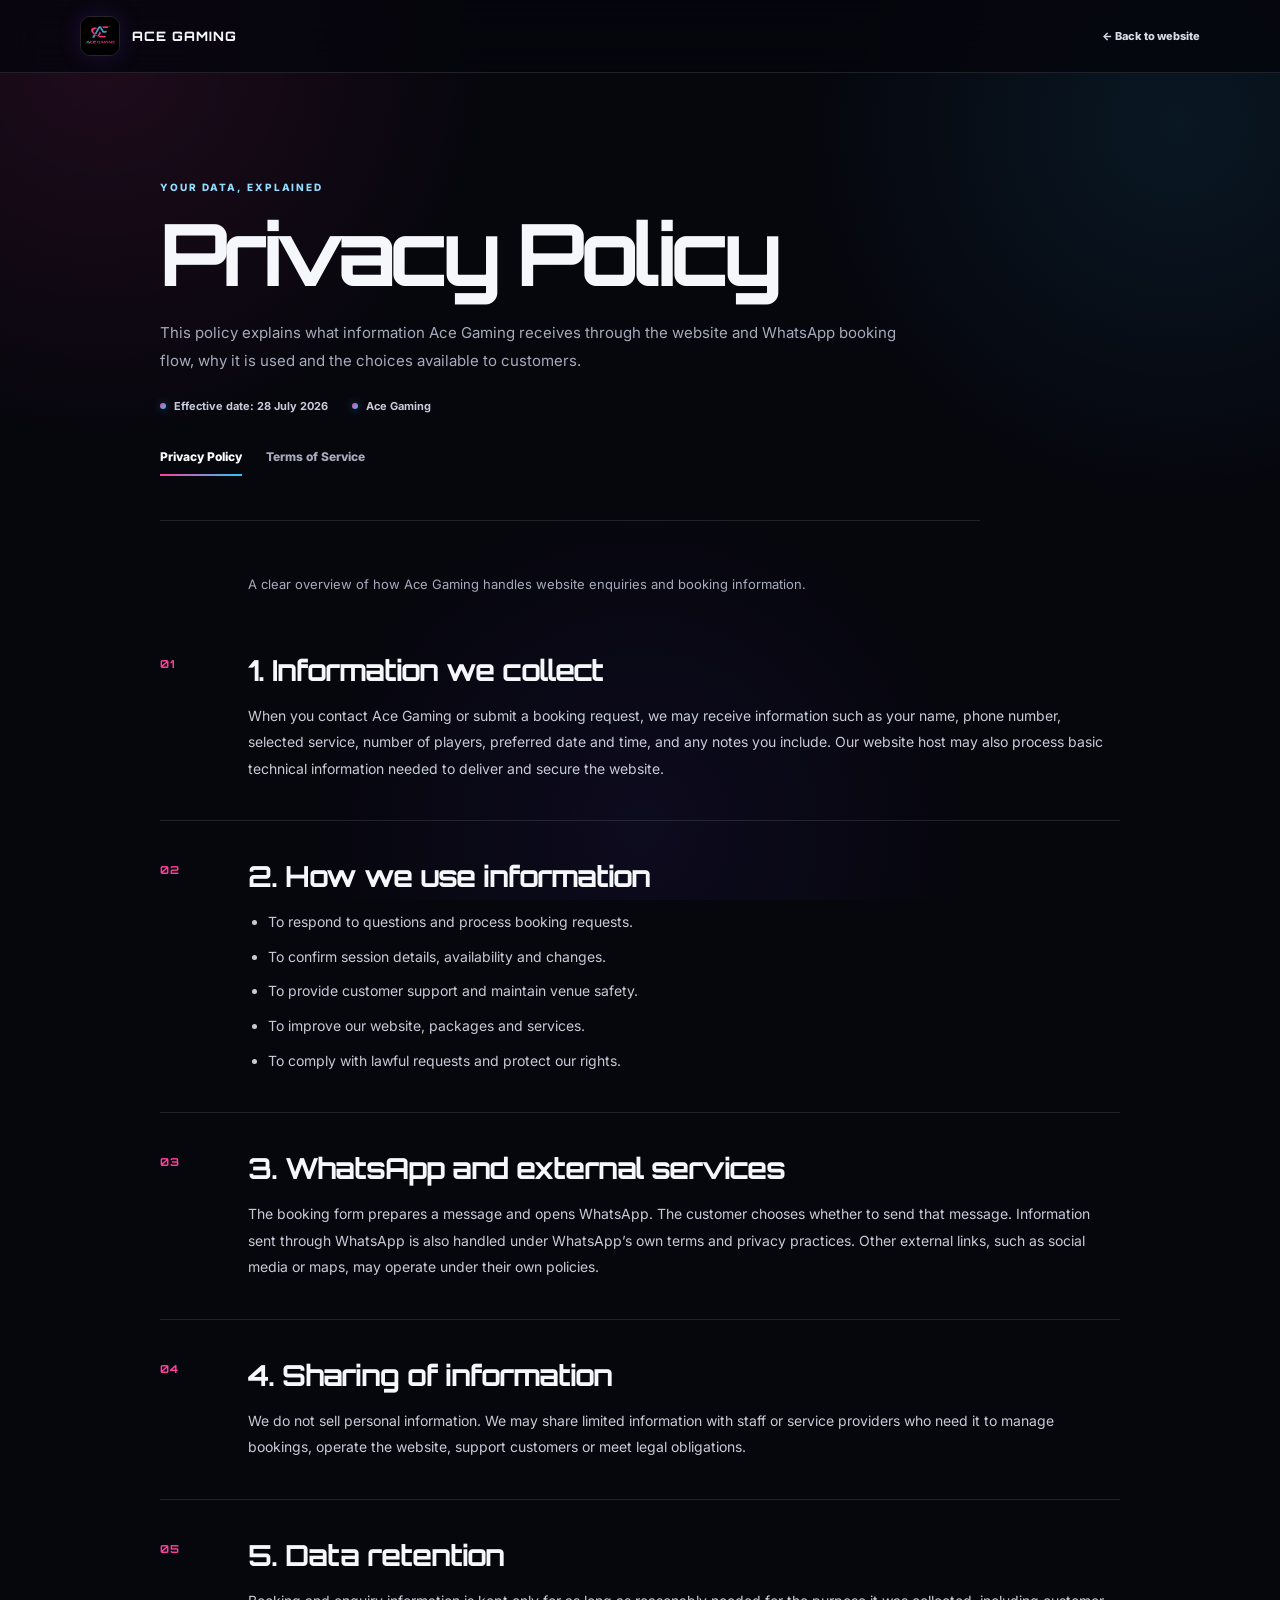
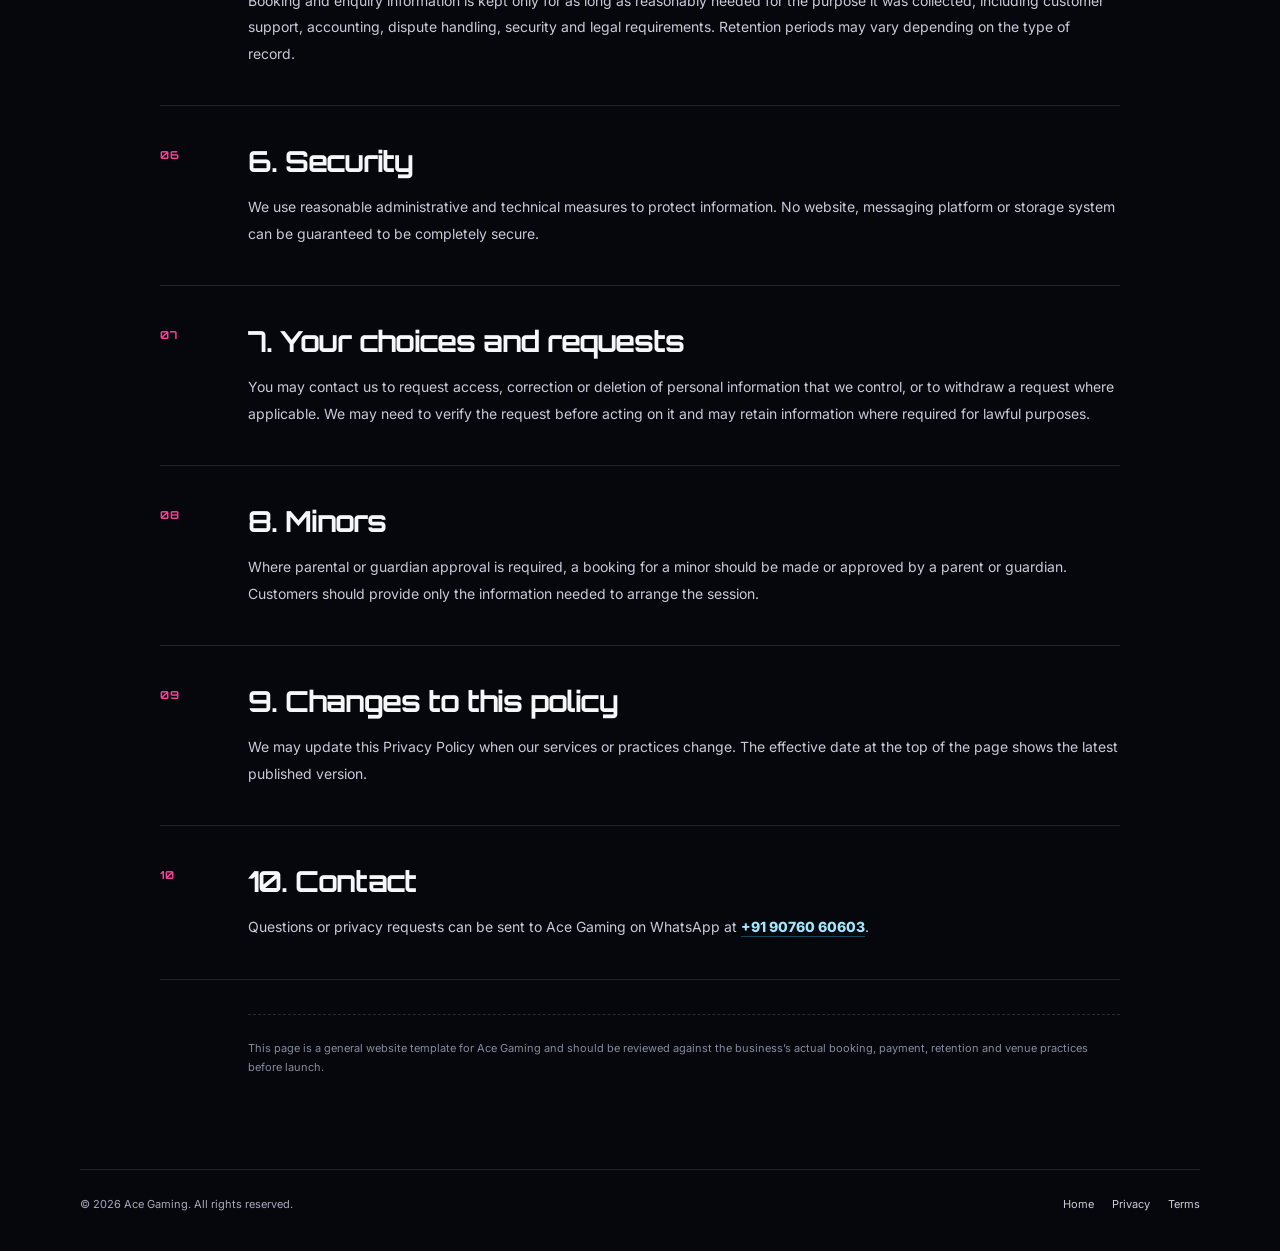
<file: privacy-policy.html>
<!doctype html>
<html lang="en">
<head>
  <link rel="icon" type="image/png" href="/favicon.png">
  <link rel="apple-touch-icon" href="/favicon.png">

  <meta charset="utf-8" />
  <meta name="viewport" content="width=device-width,initial-scale=1" />
  <title>Privacy Policy | Ace Gaming</title>
  <meta name="description" content="Privacy Policy for Ace Gaming." />
  <link rel="preconnect" href="https://fonts.googleapis.com" />
  <link rel="preconnect" href="https://fonts.gstatic.com" crossorigin />
  <link href="https://fonts.googleapis.com/css2?family=Inter:wght@400;600;700;800&family=Orbitron:wght@600;700;800&display=swap" rel="stylesheet" />
  <style>
    :root {
      --bg: #06060d;
      --text: #f5f7fb;
      --muted: #a6abbb;
      --soft: #d8dbe5;
      --line: rgba(255,255,255,.11);
      --pink: #ff3e9d;
      --blue: #27c7ff;
      --violet: #6848ff;
    }
    * { box-sizing: border-box; margin: 0; padding: 0; }
    html { scroll-behavior: smooth; }
    body {
      min-height: 100vh;
      color: var(--text);
      font-family: Inter, Arial, sans-serif;
      background:
        radial-gradient(circle at 8% 6%, rgba(255,62,157,.10), transparent 27%),
        radial-gradient(circle at 92% 14%, rgba(39,199,255,.09), transparent 27%),
        radial-gradient(circle at 50% 92%, rgba(104,72,255,.07), transparent 32%),
        var(--bg);
      background-attachment: fixed;
    }
    a { color: inherit; text-decoration: none; }
    .legal-header {
      position: sticky;
      top: 0;
      z-index: 20;
      border-bottom: 1px solid var(--line);
      background: rgba(6,6,13,.82);
      backdrop-filter: blur(18px);
    }
    .legal-nav {
      width: min(1120px, calc(100% - 34px));
      min-height: 72px;
      margin: auto;
      display: flex;
      align-items: center;
      justify-content: space-between;
      gap: 18px;
    }
    .legal-brand {
      display: inline-flex;
      align-items: center;
      gap: 12px;
      font: 800 13px Orbitron, sans-serif;
      letter-spacing: .08em;
    }
    .legal-brand img {
      width: 40px;
      height: 40px;
      object-fit: cover;
      border-radius: 10px;
      border: 1px solid rgba(255,255,255,.12);
      box-shadow: 0 0 24px rgba(104,72,255,.18);
    }
    .back-link {
      display: inline-flex;
      align-items: center;
      gap: 8px;
      color: #d8dbe6;
      font-size: 11px;
      font-weight: 800;
      transition: color .2s ease, transform .2s ease;
    }
    .back-link:hover { color: #fff; transform: translateX(-3px); }
    .legal-main {
      width: min(960px, calc(100% - 34px));
      margin: auto;
      padding: clamp(58px, 8vw, 104px) 0 92px;
    }
    .legal-hero {
      max-width: 820px;
      padding-bottom: 44px;
      border-bottom: 1px solid var(--line);
    }
    .eyebrow {
      color: #91ddff;
      font-size: 10px;
      font-weight: 800;
      letter-spacing: .19em;
      text-transform: uppercase;
    }
    h1 {
      margin-top: 17px;
      font: 700 clamp(48px, 8vw, 86px) / .96 Orbitron, sans-serif;
      letter-spacing: -.065em;
    }
    .hero-intro {
      max-width: 760px;
      margin-top: 24px;
      color: var(--muted);
      font-size: 15px;
      line-height: 1.85;
    }
    .hero-meta {
      display: flex;
      flex-wrap: wrap;
      gap: 14px 24px;
      margin-top: 25px;
      color: #c8ccda;
      font-size: 11px;
      font-weight: 700;
    }
    .hero-meta span::before {
      content: "";
      display: inline-block;
      width: 6px;
      height: 6px;
      margin-right: 8px;
      border-radius: 50%;
      background: linear-gradient(135deg, var(--pink), var(--blue));
      box-shadow: 0 0 10px rgba(39,199,255,.45);
      vertical-align: 1px;
    }
    .legal-tabs {
      display: flex;
      gap: 24px;
      margin-top: 28px;
    }
    .legal-tabs a {
      position: relative;
      padding: 8px 0 12px;
      color: var(--muted);
      font-size: 12px;
      font-weight: 800;
    }
    .legal-tabs a::after {
      content: "";
      position: absolute;
      left: 0;
      right: 0;
      bottom: 0;
      height: 2px;
      transform: scaleX(0);
      transform-origin: left;
      background: linear-gradient(90deg, var(--pink), var(--blue));
      transition: transform .25s ease;
    }
    .legal-tabs a:hover,
    .legal-tabs a.active { color: #fff; }
    .legal-tabs a:hover::after,
    .legal-tabs a.active::after { transform: scaleX(1); }
    .document-intro {
      max-width: 760px;
      margin: 52px 0 6px 88px;
      color: var(--muted);
      font-size: 13px;
      line-height: 1.8;
    }
    .legal-document { margin-top: 18px; }
    .legal-section {
      display: grid;
      grid-template-columns: 64px minmax(0, 1fr);
      gap: 24px;
      padding: 38px 0;
      border-bottom: 1px solid var(--line);
      scroll-margin-top: 92px;
    }
    .section-number {
      padding-top: 4px;
      color: var(--pink);
      font: 700 11px Orbitron, sans-serif;
      letter-spacing: .12em;
    }
    .section-content h2 {
      font: 700 clamp(21px, 3vw, 29px) / 1.2 Orbitron, sans-serif;
      letter-spacing: -.035em;
    }
    .section-content p,
    .section-content li {
      color: #c8cbd7;
      font-size: 14px;
      line-height: 1.9;
    }
    .section-content p,
    .section-content ul { margin-top: 15px; }
    .section-content ul { padding-left: 20px; }
    .section-content li + li { margin-top: 8px; }
    .section-content a {
      color: #9fe7ff;
      font-weight: 800;
      text-decoration: underline;
      text-decoration-color: rgba(39,199,255,.35);
      text-underline-offset: 4px;
    }
    .notice {
      margin: 34px 0 0 88px;
      padding-top: 24px;
      border-top: 1px dashed rgba(255,255,255,.14);
      color: #858b9d;
      font-size: 11px;
      line-height: 1.75;
    }
    .legal-footer {
      width: min(1120px, calc(100% - 34px));
      margin: auto;
      padding: 27px 0 40px;
      border-top: 1px solid var(--line);
      display: flex;
      align-items: center;
      justify-content: space-between;
      gap: 20px;
      color: var(--muted);
      font-size: 11px;
    }
    .legal-footer nav {
      display: flex;
      flex-wrap: wrap;
      gap: 18px;
    }
    .legal-footer a { color: #c9ccda; transition: color .2s ease; }
    .legal-footer a:hover { color: #fff; }
    @media (max-width: 680px) {
      .legal-nav { min-height: 66px; }
      .legal-brand { font-size: 11px; }
      .legal-brand img { width: 36px; height: 36px; }
      .back-link { font-size: 10px; }
      .legal-main { padding-top: 48px; }
      h1 { font-size: clamp(42px, 13vw, 65px); }
      .legal-tabs { gap: 18px; }
      .document-intro,
      .notice { margin-left: 0; }
      .legal-section {
        grid-template-columns: 1fr;
        gap: 12px;
        padding: 31px 0;
      }
      .section-number { padding-top: 0; }
      .legal-footer { align-items: flex-start; flex-direction: column; }
    }
</style>
</head>
<body>
  <header class="legal-header">
    <nav class="legal-nav" aria-label="Legal page navigation">
      <a class="legal-brand" href="./index.html">
        <img src="[data-uri]" alt="Ace Gaming logo" />
        <span>ACE GAMING</span>
      </a>
      <a class="back-link" href="./index.html">← Back to website</a>
    </nav>
  </header>

  <main class="legal-main">
    <section class="legal-hero">
      <span class="eyebrow">YOUR DATA, EXPLAINED</span>
      <h1>Privacy Policy</h1>
      <p class="hero-intro">This policy explains what information Ace Gaming receives through the website and WhatsApp booking flow, why it is used and the choices available to customers.</p>
      <div class="hero-meta">
        <span>Effective date: 28 July 2026</span>
        <span>Ace Gaming</span>
      </div>
      <nav class="legal-tabs" aria-label="Legal documents">
        <a class="active" href="./privacy-policy.html">Privacy Policy</a>
        <a class="" href="./terms-of-service.html">Terms of Service</a>
      </nav>
    </section>

    <p class="document-intro">A clear overview of how Ace Gaming handles website enquiries and booking information.</p>
    <article class="legal-document">
      <section class="legal-section" id="section-1">
        <span class="section-number">01</span>
        <div class="section-content"><h2>1. Information we collect</h2><p>When you contact Ace Gaming or submit a booking request, we may receive information such as your name, phone number, selected service, number of players, preferred date and time, and any notes you include. Our website host may also process basic technical information needed to deliver and secure the website.</p></div>
      </section>
      <section class="legal-section" id="section-2">
        <span class="section-number">02</span>
        <div class="section-content"><h2>2. How we use information</h2><ul><li>To respond to questions and process booking requests.</li><li>To confirm session details, availability and changes.</li><li>To provide customer support and maintain venue safety.</li><li>To improve our website, packages and services.</li><li>To comply with lawful requests and protect our rights.</li></ul></div>
      </section>
      <section class="legal-section" id="section-3">
        <span class="section-number">03</span>
        <div class="section-content"><h2>3. WhatsApp and external services</h2><p>The booking form prepares a message and opens WhatsApp. The customer chooses whether to send that message. Information sent through WhatsApp is also handled under WhatsApp’s own terms and privacy practices. Other external links, such as social media or maps, may operate under their own policies.</p></div>
      </section>
      <section class="legal-section" id="section-4">
        <span class="section-number">04</span>
        <div class="section-content"><h2>4. Sharing of information</h2><p>We do not sell personal information. We may share limited information with staff or service providers who need it to manage bookings, operate the website, support customers or meet legal obligations.</p></div>
      </section>
      <section class="legal-section" id="section-5">
        <span class="section-number">05</span>
        <div class="section-content"><h2>5. Data retention</h2><p>Booking and enquiry information is kept only for as long as reasonably needed for the purpose it was collected, including customer support, accounting, dispute handling, security and legal requirements. Retention periods may vary depending on the type of record.</p></div>
      </section>
      <section class="legal-section" id="section-6">
        <span class="section-number">06</span>
        <div class="section-content"><h2>6. Security</h2><p>We use reasonable administrative and technical measures to protect information. No website, messaging platform or storage system can be guaranteed to be completely secure.</p></div>
      </section>
      <section class="legal-section" id="section-7">
        <span class="section-number">07</span>
        <div class="section-content"><h2>7. Your choices and requests</h2><p>You may contact us to request access, correction or deletion of personal information that we control, or to withdraw a request where applicable. We may need to verify the request before acting on it and may retain information where required for lawful purposes.</p></div>
      </section>
      <section class="legal-section" id="section-8">
        <span class="section-number">08</span>
        <div class="section-content"><h2>8. Minors</h2><p>Where parental or guardian approval is required, a booking for a minor should be made or approved by a parent or guardian. Customers should provide only the information needed to arrange the session.</p></div>
      </section>
      <section class="legal-section" id="section-9">
        <span class="section-number">09</span>
        <div class="section-content"><h2>9. Changes to this policy</h2><p>We may update this Privacy Policy when our services or practices change. The effective date at the top of the page shows the latest published version.</p></div>
      </section>
      <section class="legal-section" id="section-10">
        <span class="section-number">10</span>
        <div class="section-content"><h2>10. Contact</h2><p>Questions or privacy requests can be sent to Ace Gaming on WhatsApp at <a href="https://wa.me/919076060603" rel="noopener" target="_blank">+91 90760 60603</a>.</p></div>
      </section>
    </article>
    <p class="notice">This page is a general website template for Ace Gaming and should be reviewed against the business’s actual booking, payment, retention and venue practices before launch.</p>
  </main>

  <footer class="legal-footer">
    <span>© 2026 Ace Gaming. All rights reserved.</span>
    <nav aria-label="Footer navigation">
      <a href="./index.html">Home</a>
      <a href="./privacy-policy.html">Privacy</a>
      <a href="./terms-of-service.html">Terms</a>
    </nav>
  </footer>
</body>
</html>
</file>
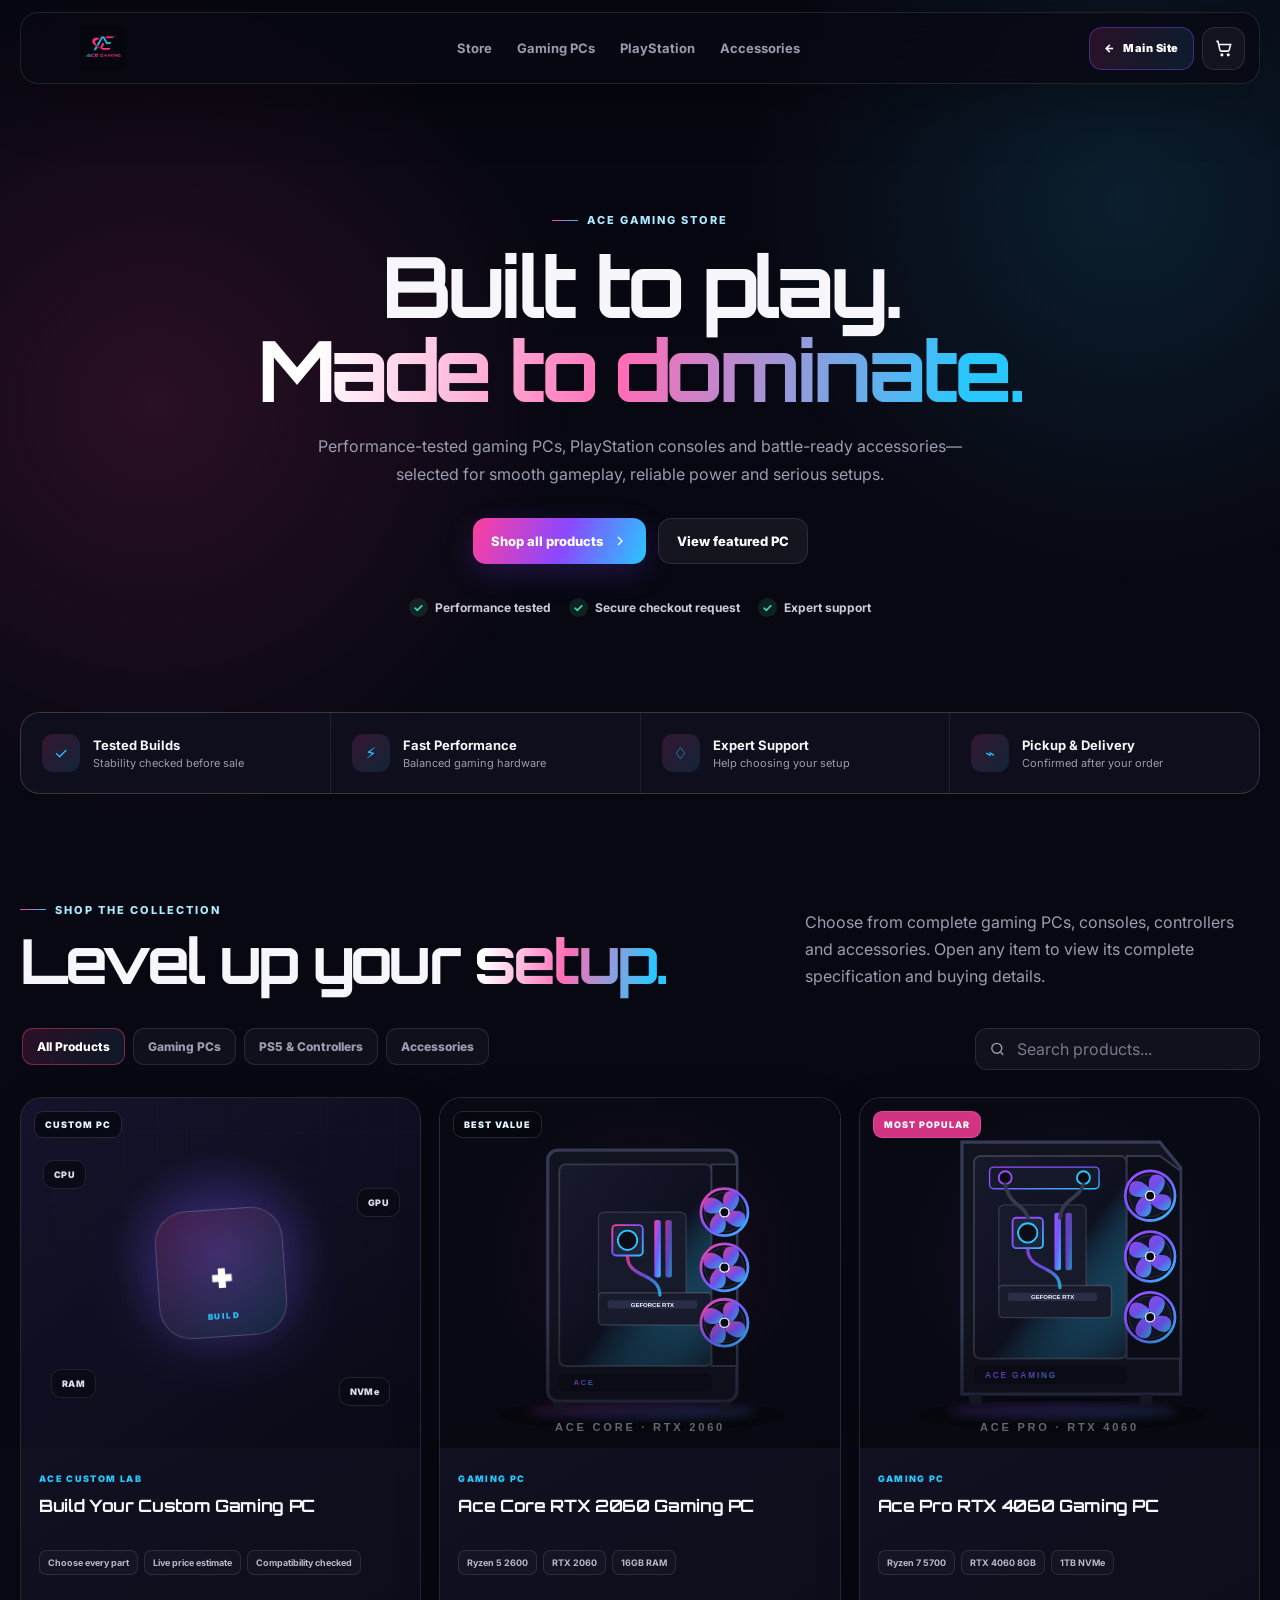
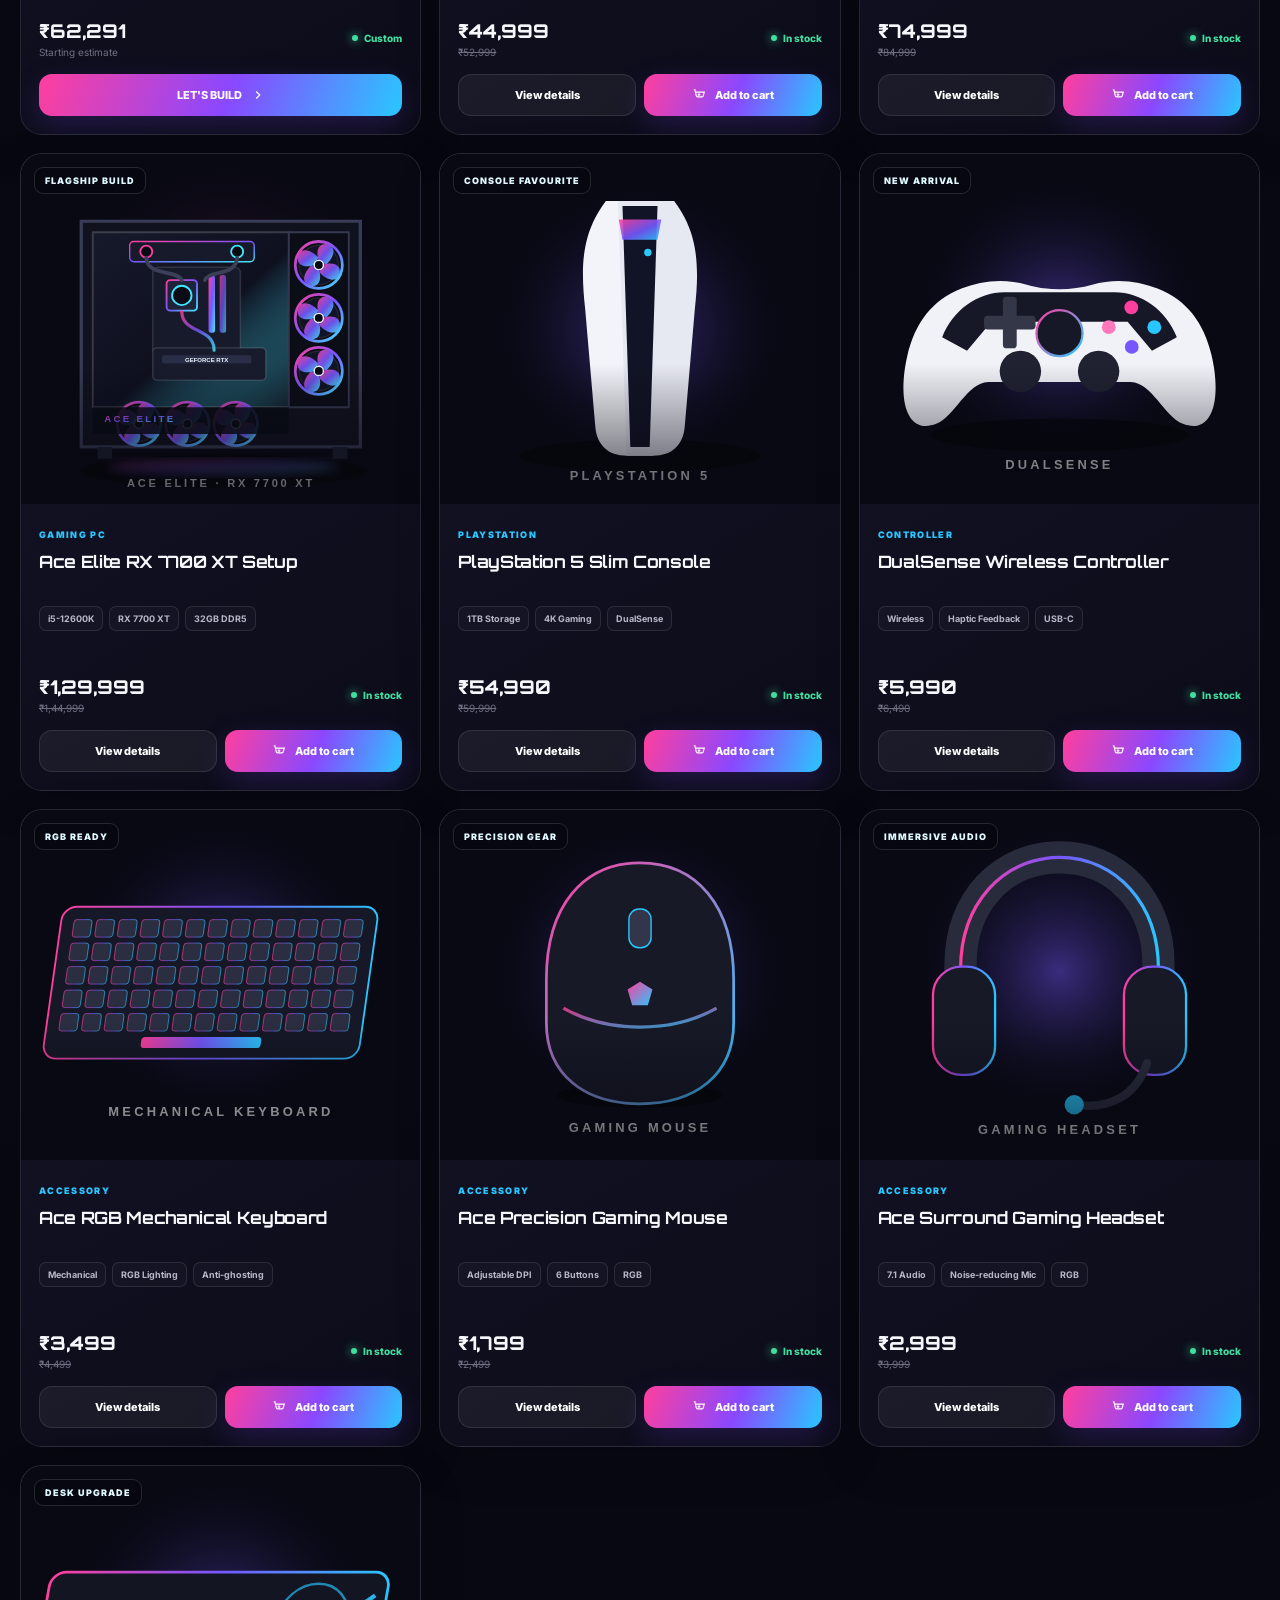
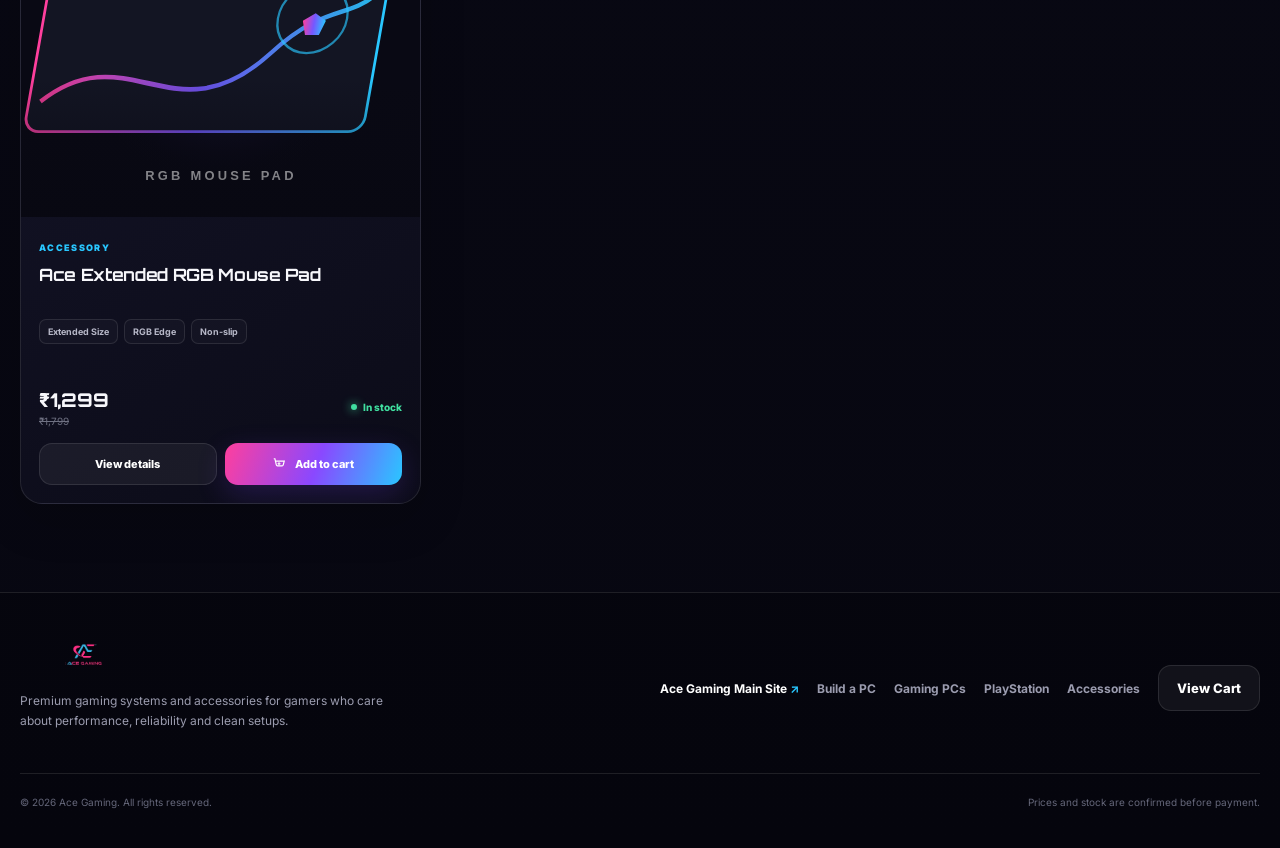
<file: store.html>
<!doctype html>
<html lang="en">
<head>
  <meta charset="utf-8">
  <meta name="viewport" content="width=device-width, initial-scale=1, viewport-fit=cover">
  <meta name="theme-color" content="#070711">
  <meta name="description" content="Shop performance gaming PCs, PlayStation 5 consoles, controllers and gaming accessories from Ace Gaming.">
  <title>Ace Gaming Store</title>
  <link rel="preconnect" href="https://fonts.googleapis.com">
  <link rel="preconnect" href="https://fonts.gstatic.com" crossorigin>
  <link href="https://fonts.googleapis.com/css2?family=Inter:wght@400;500;600;700;800&family=Orbitron:wght@600;700;800;900&display=swap" rel="stylesheet">
  <style>
    :root{
      --bg:#070711;
      --bg-soft:#0b0b18;
      --panel:#10101f;
      --panel-2:#151529;
      --line:rgba(255,255,255,.10);
      --line-hot:rgba(255,73,162,.46);
      --pink:#ff3f9d;
      --pink-2:#ff6db6;
      --blue:#29c7ff;
      --violet:#7657ff;
      --green:#40dfa0;
      --text:#f7f7fb;
      --muted:#9b9caf;
      --shadow:0 24px 80px rgba(0,0,0,.38);
      --font-display:Orbitron,Inter,system-ui,sans-serif;
    }

    *{box-sizing:border-box}
    html{scroll-behavior:smooth}
    body{
      margin:0;
      min-height:100vh;
      overflow-x:hidden;
      color:var(--text);
      background:
        radial-gradient(circle at 12% 10%,rgba(255,63,157,.14),transparent 26rem),
        radial-gradient(circle at 88% 5%,rgba(41,199,255,.12),transparent 24rem),
        linear-gradient(180deg,#070711 0%,#090914 55%,#070711 100%);
      font-family:Inter,system-ui,sans-serif;
      -webkit-font-smoothing:antialiased;
    }
    body.no-scroll{overflow:hidden}
    button,input,select,textarea{font:inherit}
    button{color:inherit}
    a{color:inherit;text-decoration:none}
    img{display:block;max-width:100%}
    [hidden]{display:none!important}

    .noise{
      position:fixed;inset:0;z-index:-1;pointer-events:none;opacity:.18;
      background-image:linear-gradient(rgba(255,255,255,.015) 1px,transparent 1px),linear-gradient(90deg,rgba(255,255,255,.015) 1px,transparent 1px);
      background-size:48px 48px;
      mask-image:linear-gradient(to bottom,#000 0%,transparent 72%);
    }
    .shell{width:min(1240px,calc(100% - 32px));margin-inline:auto}
    .eyebrow{
      display:inline-flex;align-items:center;gap:9px;color:#aee9ff;font-size:11px;font-weight:800;letter-spacing:.18em;text-transform:uppercase;
    }
    .eyebrow::before{content:"";width:26px;height:1px;background:linear-gradient(90deg,var(--pink),var(--blue))}
    .gradient-text{
      color:transparent;
      background:linear-gradient(100deg,#fff 8%,var(--pink-2) 48%,var(--blue) 92%);
      -webkit-background-clip:text;background-clip:text;
    }

    .site-header{
      position:sticky;top:12px;z-index:50;
      display:flex;align-items:center;justify-content:space-between;gap:24px;
      width:min(1240px,calc(100% - 24px));margin:12px auto 0;padding:12px 14px 12px 18px;
      border:1px solid var(--line);border-radius:18px;background:rgba(8,8,18,.78);
      box-shadow:0 16px 60px rgba(0,0,0,.32);backdrop-filter:blur(18px);
    }
    .brand{display:flex;align-items:center;gap:11px;font-family:var(--font-display);font-weight:900;letter-spacing:.08em}
    .brand-logo{width:128px;height:46px;object-fit:contain;mix-blend-mode:screen;filter:saturate(1.08) contrast(1.06)}
    .brand-mark{
      position:relative;width:34px;height:34px;border-radius:10px;
      background:linear-gradient(135deg,var(--pink),var(--violet) 48%,var(--blue));
      box-shadow:0 0 28px rgba(255,63,157,.28);
    }
    .brand-mark::before,.brand-mark::after{content:"";position:absolute;inset:8px;border:3px solid white;transform:skew(-16deg)}
    .brand-mark::after{inset:13px 8px 8px 13px;border-left:0;border-top:0}
    .brand b{color:var(--pink)}
    .desktop-nav{display:flex;align-items:center;gap:25px;color:var(--muted);font-size:13px;font-weight:700}
    .desktop-nav a{transition:.25s ease}
    .desktop-nav a:hover{color:#fff}
    .header-actions{display:flex;align-items:center;gap:8px}
    .home-link{
      display:inline-flex;align-items:center;justify-content:center;gap:7px;min-height:43px;padding:0 14px;
      border:1px solid rgba(123,70,255,.44);border-radius:13px;color:#fff;
      background:linear-gradient(110deg,rgba(255,63,157,.14),rgba(41,199,255,.1));
      font-size:11px;font-weight:900;letter-spacing:.05em;transition:.25s ease;
    }
    .home-link:hover{transform:translateY(-2px);border-color:rgba(41,199,255,.55);box-shadow:0 10px 24px rgba(0,0,0,.24)}
    .icon-button{
      position:relative;display:grid;place-items:center;width:43px;height:43px;
      border:1px solid var(--line);border-radius:13px;background:rgba(255,255,255,.045);cursor:pointer;transition:.25s ease;
    }
    .icon-button:hover{transform:translateY(-2px);border-color:rgba(41,199,255,.4);background:rgba(41,199,255,.08)}
    .cart-count{
      position:absolute;right:-5px;top:-6px;display:grid;place-items:center;min-width:20px;height:20px;padding-inline:5px;
      border:2px solid #080812;border-radius:99px;background:var(--pink);font-size:10px;font-weight:900;
      transform:scale(0);transition:.25s cubic-bezier(.2,1.5,.4,1);
    }
    .cart-count.visible{transform:scale(1)}
    .cart-count.bump{animation:countBump .4s ease}
    .menu-button{display:none}

    .button{
      position:relative;isolation:isolate;display:inline-flex;align-items:center;justify-content:center;gap:9px;
      min-height:46px;padding:12px 18px;overflow:hidden;border:0;border-radius:13px;
      background:linear-gradient(110deg,var(--pink),#8a48ff 52%,var(--blue));color:#fff;
      box-shadow:0 10px 30px rgba(123,70,255,.2);font-size:13px;font-weight:800;cursor:pointer;
      transition:transform .24s ease,box-shadow .24s ease,filter .24s ease;
    }
    .button::before{
      content:"";position:absolute;inset:-3px;z-index:-1;
      background:linear-gradient(100deg,transparent 15%,rgba(255,255,255,.45),transparent 60%);
      transform:translateX(-130%);transition:transform .55s ease;
    }
    .button:hover{transform:translateY(-3px);box-shadow:0 16px 38px rgba(116,75,255,.32);filter:saturate(1.13)}
    .button:hover::before{transform:translateX(130%)}
    .button:active{transform:translateY(0) scale(.97)}
    .button.secondary{border:1px solid var(--line);background:rgba(255,255,255,.055);box-shadow:none}
    .button.secondary:hover{border-color:rgba(41,199,255,.42);background:rgba(41,199,255,.08)}
    .button.wide{width:100%}
    .button.added{animation:addedButton .52s ease}

    .hero{
      position:relative;display:flex;align-items:center;justify-content:center;
      min-height:620px;padding:110px 0 76px;text-align:center;
    }
    .hero-copy{position:relative;z-index:2;width:min(900px,100%);margin-inline:auto}
    .hero h1{
      max-width:860px;margin:18px auto 20px;font-family:var(--font-display);font-size:clamp(46px,6.6vw,88px);line-height:.99;letter-spacing:-.055em;
    }
    .hero p{max-width:680px;margin:0 auto;color:var(--muted);font-size:16px;line-height:1.75}
    .hero-actions{display:flex;flex-wrap:wrap;justify-content:center;gap:12px;margin-top:30px}
    .trust-row{display:flex;flex-wrap:wrap;justify-content:center;gap:18px;margin-top:34px;color:#cbccda;font-size:12px;font-weight:700}
    .trust-row span{display:flex;align-items:center;gap:7px}
    .trust-row span::before{content:"✓";display:grid;place-items:center;width:19px;height:19px;border-radius:50%;background:rgba(64,223,160,.12);color:var(--green)}

    .benefits{
      display:grid;grid-template-columns:repeat(4,1fr);gap:1px;overflow:hidden;margin:8px auto 0;border:1px solid var(--line);border-radius:20px;background:var(--line);
    }
    .benefit{display:flex;align-items:center;gap:13px;padding:21px;background:#0e0e1c}
    .benefit-icon{display:grid;place-items:center;flex:0 0 38px;height:38px;border-radius:11px;background:linear-gradient(135deg,rgba(255,63,157,.16),rgba(41,199,255,.12));color:var(--blue)}
    .benefit strong{display:block;font-size:13px}.benefit small{display:block;margin-top:3px;color:var(--muted);font-size:11px}

    .store-section{padding:100px 0 88px}
    .section-heading{display:flex;align-items:end;justify-content:space-between;gap:30px;margin-bottom:34px}
    .section-heading h2{margin:12px 0 0;font-family:var(--font-display);font-size:clamp(34px,5vw,62px);line-height:1;letter-spacing:-.045em}
    .section-heading p{max-width:455px;margin:0;color:var(--muted);line-height:1.7}
    .store-tools{display:flex;align-items:center;justify-content:space-between;gap:18px;margin-bottom:24px}
    .filter-row{display:flex;gap:8px;overflow-x:auto;padding:3px 2px 8px;scrollbar-width:none}
    .filter-row::-webkit-scrollbar{display:none}
    .filter{
      flex:0 0 auto;padding:10px 14px;border:1px solid var(--line);border-radius:11px;background:rgba(255,255,255,.035);
      color:var(--muted);font-size:12px;font-weight:800;cursor:pointer;transition:.22s ease;
    }
    .filter:hover,.filter.active{color:#fff;border-color:rgba(255,63,157,.42);background:linear-gradient(120deg,rgba(255,63,157,.15),rgba(41,199,255,.09))}
    .search-box{position:relative;flex:0 1 285px}
    .search-box svg{position:absolute;left:14px;top:50%;transform:translateY(-50%);color:var(--muted)}
    .search-box input{width:100%;height:42px;padding:0 14px 0 41px;border:1px solid var(--line);border-radius:12px;outline:0;background:rgba(255,255,255,.04);color:#fff;transition:.22s ease}
    .search-box input:focus{border-color:rgba(41,199,255,.48);box-shadow:0 0 0 4px rgba(41,199,255,.06)}
    .search-box input::placeholder{color:#77798c}

    .product-grid{display:grid;grid-template-columns:repeat(3,1fr);gap:18px}
    .product-card{
      position:relative;overflow:hidden;border:1px solid var(--line);border-radius:22px;background:linear-gradient(150deg,rgba(21,21,42,.96),rgba(12,12,25,.96));
      opacity:0;transform:translateY(26px);box-shadow:0 16px 45px rgba(0,0,0,.18);
      transition:opacity .5s ease,transform .5s ease,border-color .3s ease,box-shadow .3s ease;
    }
    .product-card.visible{opacity:1;transform:translateY(0)}
    .product-card:hover{transform:translateY(-8px);border-color:var(--line-hot);box-shadow:0 25px 65px rgba(0,0,0,.34),0 0 40px rgba(255,63,157,.07)}
    .product-card.hidden-card{display:none}
    .product-image{position:relative;overflow:hidden;aspect-ratio:1.14/1;background:#0a0a15;cursor:pointer}
    .product-image img{width:100%;height:100%;object-fit:cover;transition:transform .65s cubic-bezier(.2,.75,.2,1),filter .4s ease}
    .product-card:hover .product-image img{transform:scale(1.055);filter:saturate(1.08)}
    .product-image::after{content:"";position:absolute;inset:auto 0 0;height:40%;background:linear-gradient(transparent,rgba(8,8,17,.72));pointer-events:none}
    .product-image.spec-only{display:block;padding:16px;background:radial-gradient(circle at 85% 10%,rgba(41,199,255,.11),transparent 45%),linear-gradient(145deg,#121226,#090914)}
    .product-image.spec-only::after{display:none}
    .spec-preview{height:100%;padding:16px;border:1px solid rgba(255,255,255,.1);border-radius:15px;background:rgba(5,5,14,.6);transition:.35s ease}
    .product-card:hover .spec-preview{border-color:rgba(255,63,157,.36);transform:translateY(-2px)}
    .spec-preview-head{display:flex;align-items:center;justify-content:space-between;margin-bottom:11px;padding-bottom:10px;border-bottom:1px solid var(--line);color:var(--blue);font-size:8px;font-weight:900;letter-spacing:.13em}
    .spec-preview-head b{color:var(--pink-2)}
    .spec-preview-list{display:grid;gap:6px}
    .spec-preview-row{display:grid;grid-template-columns:72px 1fr;gap:8px;padding:6px 7px;border-radius:7px;background:rgba(255,255,255,.026);font-size:8px;line-height:1.35}
    .spec-preview-row span{color:var(--muted);font-weight:700}
    .spec-preview-row strong{overflow:hidden;text-overflow:ellipsis;white-space:nowrap}
    .badge{
      position:absolute;z-index:2;left:13px;top:13px;padding:7px 10px;border:1px solid rgba(255,255,255,.13);border-radius:9px;
      background:rgba(7,7,17,.76);backdrop-filter:blur(10px);color:#dff7ff;font-size:9px;font-weight:900;letter-spacing:.11em;text-transform:uppercase;
    }
    .badge.hot{background:rgba(255,63,157,.82);color:#fff}
    .quick-view{
      position:absolute;z-index:2;right:13px;top:13px;display:grid;place-items:center;width:37px;height:37px;
      border:1px solid rgba(255,255,255,.16);border-radius:11px;background:rgba(7,7,17,.73);backdrop-filter:blur(10px);cursor:pointer;
      opacity:0;transform:translateY(-7px);transition:.25s ease;
    }
    .product-card:hover .quick-view{opacity:1;transform:translateY(0)}
    .product-info{padding:18px}
    .category-label{color:var(--blue);font-size:9px;font-weight:900;letter-spacing:.15em;text-transform:uppercase}
    .product-info h3{min-height:47px;margin:9px 0 8px;font-family:var(--font-display);font-size:17px;line-height:1.35;letter-spacing:-.02em}
    .product-info h3 a:hover{color:var(--pink-2)}
    .mini-specs{display:flex;flex-wrap:wrap;gap:6px;min-height:54px;margin:0 0 15px;padding:0;list-style:none}
    .mini-specs li{height:max-content;padding:6px 8px;border:1px solid var(--line);border-radius:7px;background:rgba(255,255,255,.025);color:#b7b8c8;font-size:9px;font-weight:700}
    .price-line{display:flex;align-items:center;justify-content:space-between;gap:12px}
    .price{font-family:var(--font-display);font-size:19px;font-weight:800}
    .mrp{display:block;margin-top:3px;color:#6f7182;font-size:10px;text-decoration:line-through}
    .stock{display:flex;align-items:center;gap:6px;color:var(--green);font-size:10px;font-weight:800}
    .stock::before{content:"";width:6px;height:6px;border-radius:50%;background:currentColor;box-shadow:0 0 10px currentColor}
    .card-actions{display:grid;grid-template-columns:1fr 1fr;gap:8px;margin-top:16px}
    .card-actions .button{min-height:42px;padding:10px 8px;font-size:11px}
    .no-products{grid-column:1/-1;padding:55px 20px;border:1px dashed var(--line);border-radius:20px;text-align:center;color:var(--muted)}

    .detail-page{padding:72px 0 100px;animation:pageIn .45s ease}
    .breadcrumbs{display:flex;align-items:center;gap:8px;margin-bottom:25px;color:var(--muted);font-size:12px}
    .breadcrumbs button{padding:0;border:0;background:transparent;color:var(--blue);cursor:pointer}
    .detail-layout{display:grid;grid-template-columns:minmax(0,1.03fr) minmax(360px,.97fr);gap:54px;align-items:start}
    .detail-gallery{position:sticky;top:100px}
    .detail-main-image{overflow:hidden;border:1px solid var(--line);border-radius:26px;background:#0d0d1b;box-shadow:var(--shadow)}
    .detail-main-image img{width:100%;aspect-ratio:1.08/1;object-fit:cover}
    .detail-spec-showcase{overflow:hidden;border:1px solid var(--line);border-radius:26px;background:radial-gradient(circle at 85% 8%,rgba(41,199,255,.1),transparent 38%),linear-gradient(145deg,#121226,#090914);box-shadow:var(--shadow)}
    .detail-spec-top{display:flex;align-items:center;justify-content:space-between;padding:20px 22px;border-bottom:1px solid var(--line);color:var(--blue);font-size:9px;font-weight:900;letter-spacing:.14em}
    .detail-spec-top b{color:var(--pink-2)}
    .detail-spec-name{padding:24px 22px 10px;font-family:var(--font-display);font-size:23px;line-height:1.25}
    .detail-spec-rows{display:grid;gap:8px;padding:14px 22px 24px}
    .detail-spec-row{display:grid;grid-template-columns:118px 1fr;gap:16px;padding:12px;border:1px solid rgba(255,255,255,.08);border-radius:10px;background:rgba(255,255,255,.025);font-size:10px;line-height:1.4}
    .detail-spec-row span{color:var(--muted);font-weight:700}
    .detail-spec-row strong{text-align:right}
    .detail-copy{padding:10px 0}
    .detail-copy h1{margin:13px 0 12px;font-family:var(--font-display);font-size:clamp(35px,4.8vw,60px);line-height:1.05;letter-spacing:-.045em}
    .detail-description{color:var(--muted);line-height:1.75}
    .detail-rating{display:flex;align-items:center;gap:9px;margin:17px 0;color:#ffd45b;font-size:12px}
    .detail-rating span{color:var(--muted)}
    .detail-price{margin:24px 0;font-family:var(--font-display);font-size:30px;font-weight:900}
    .detail-price del{margin-left:10px;color:#656678;font-family:Inter;font-size:14px;font-weight:500}
    .detail-note{display:flex;align-items:center;gap:8px;color:var(--green);font-size:12px;font-weight:800}
    .spec-panel{margin-top:27px;border:1px solid var(--line);border-radius:19px;background:rgba(255,255,255,.025)}
    .spec-panel h3{margin:0;padding:17px 18px;border-bottom:1px solid var(--line);font-family:var(--font-display);font-size:13px}
    .spec-list{margin:0;padding:5px 18px;list-style:none}
    .spec-list li{display:flex;justify-content:space-between;gap:20px;padding:12px 0;border-bottom:1px solid rgba(255,255,255,.06);font-size:12px}
    .spec-list li:last-child{border-bottom:0}
    .spec-list span{color:var(--muted)}.spec-list strong{text-align:right}
    .quantity-buy{display:grid;grid-template-columns:108px 1fr;gap:10px;margin-top:26px}
    .quantity{
      display:grid;grid-template-columns:34px 1fr 34px;align-items:center;border:1px solid var(--line);border-radius:13px;background:rgba(255,255,255,.035);
    }
    .quantity button{height:100%;border:0;background:transparent;cursor:pointer;color:var(--muted);font-size:18px}
    .quantity strong{text-align:center;font-size:13px}
    .buy-actions{display:grid;grid-template-columns:1fr 1fr;gap:10px;margin-top:10px}
    .assurance{display:grid;grid-template-columns:repeat(3,1fr);gap:8px;margin-top:22px}
    .assurance div{padding:12px;border:1px solid var(--line);border-radius:11px;background:rgba(255,255,255,.025);color:var(--muted);font-size:9px;line-height:1.45;text-align:center}
    .assurance strong{display:block;margin-bottom:3px;color:#fff;font-size:10px}

    .builder-card-visual{
      position:relative;display:grid;place-items:center;overflow:hidden;aspect-ratio:1.14/1;padding:24px;
      background:radial-gradient(circle at 50% 45%,rgba(118,87,255,.28),transparent 38%),linear-gradient(145deg,#15132b,#090a16);
    }
    .builder-card-visual::before{
      content:"";position:absolute;inset:0;opacity:.18;
      background-image:linear-gradient(rgba(255,255,255,.08) 1px,transparent 1px),linear-gradient(90deg,rgba(255,255,255,.08) 1px,transparent 1px);
      background-size:34px 34px;mask-image:linear-gradient(to bottom,#000,transparent 92%);
    }
    .builder-core{
      position:relative;display:grid;place-items:center;width:128px;height:128px;border:1px solid rgba(255,255,255,.18);border-radius:32px;
      background:linear-gradient(145deg,rgba(255,63,157,.17),rgba(41,199,255,.13));box-shadow:0 0 60px rgba(118,87,255,.28);
      color:#fff;font-family:var(--font-display);font-size:47px;font-weight:900;transform:rotate(-4deg);transition:.45s cubic-bezier(.2,.8,.2,1);
    }
    .custom-build-card:hover .builder-core{transform:rotate(0) scale(1.05);box-shadow:0 0 75px rgba(41,199,255,.24)}
    .builder-core::after{content:"BUILD";position:absolute;bottom:15px;color:var(--blue);font-family:Inter;font-size:8px;font-weight:900;letter-spacing:.22em}
    .component-chip{
      position:absolute;padding:8px 10px;border:1px solid var(--line);border-radius:10px;background:rgba(10,10,22,.86);backdrop-filter:blur(10px);
      color:#d9daea;font-size:9px;font-weight:900;letter-spacing:.05em;transition:.4s ease;
    }
    .component-chip.cpu{left:22px;top:62px}.component-chip.gpu{right:20px;top:90px}.component-chip.ram{left:30px;bottom:50px}.component-chip.ssd{right:30px;bottom:42px}
    .custom-build-card:hover .component-chip.cpu{transform:translate(-3px,-4px)}.custom-build-card:hover .component-chip.gpu{transform:translate(4px,-3px)}
    .custom-build-card:hover .component-chip.ram{transform:translate(-3px,4px)}.custom-build-card:hover .component-chip.ssd{transform:translate(4px,4px)}
    .builder-page{padding:126px 0 95px;animation:pageIn .42s ease}
    .builder-top{display:flex;align-items:end;justify-content:space-between;gap:28px;margin:24px 0 35px}
    .builder-top h1{max-width:790px;margin:13px 0 12px;font-family:var(--font-display);font-size:clamp(42px,6vw,75px);line-height:1;letter-spacing:-.05em}
    .builder-top p{max-width:640px;margin:0;color:var(--muted);font-size:14px;line-height:1.75}
    .builder-stage-pill{
      flex:0 0 auto;padding:12px 15px;border:1px solid rgba(64,223,160,.25);border-radius:13px;background:rgba(64,223,160,.07);
      color:var(--green);font-size:10px;font-weight:900;letter-spacing:.08em;text-transform:uppercase;
    }
    .builder-layout{display:grid;grid-template-columns:minmax(0,1fr) 390px;align-items:start;gap:24px}
    .builder-controls{display:grid;grid-template-columns:1fr 1fr;gap:14px}
    .builder-group{
      position:relative;padding:18px;border:1px solid var(--line);border-radius:18px;background:rgba(255,255,255,.025);transition:.25s ease;
    }
    .builder-group:hover{border-color:rgba(118,87,255,.36);background:rgba(118,87,255,.045)}
    .builder-group.menu-open{z-index:30;border-color:rgba(41,199,255,.42);background:rgba(41,199,255,.035);box-shadow:0 16px 45px rgba(0,0,0,.2)}
    .builder-group-head{display:flex;align-items:center;gap:11px;margin-bottom:13px}
    .builder-step-number{
      display:grid;place-items:center;flex:0 0 31px;height:31px;border:1px solid rgba(41,199,255,.25);border-radius:9px;
      background:rgba(41,199,255,.08);color:var(--blue);font-family:var(--font-display);font-size:11px;
    }
    .builder-group-head strong{display:block;font-size:12px}.builder-group-head small{display:block;margin-top:3px;color:var(--muted);font-size:9px}
    .builder-menu{position:relative}
    .builder-choice{
      display:grid;grid-template-columns:minmax(0,1fr) auto;align-items:center;gap:13px;width:100%;padding:12px 13px;
      border:1px solid var(--line);border-radius:12px;background:linear-gradient(135deg,rgba(255,255,255,.055),rgba(255,255,255,.025));
      cursor:pointer;color:#fff;text-align:left;transition:border-color .24s ease,background .24s ease,transform .24s ease,box-shadow .24s ease;
    }
    .builder-choice:hover{border-color:rgba(41,199,255,.42);background:linear-gradient(135deg,rgba(118,87,255,.11),rgba(41,199,255,.055));transform:translateY(-1px)}
    .builder-choice:focus-visible{outline:0;border-color:var(--blue);box-shadow:0 0 0 3px rgba(41,199,255,.1)}
    .builder-choice-copy{min-width:0}.builder-choice-copy strong{display:block;overflow:hidden;color:#fff;font-size:11px;text-overflow:ellipsis;white-space:nowrap}
    .builder-choice-copy small{display:block;margin-top:5px;color:var(--pink-2);font-size:9px;font-weight:800}
    .builder-chevron{display:grid;place-items:center;width:29px;height:29px;border-radius:8px;background:rgba(41,199,255,.08);color:var(--blue);transition:transform .28s ease,background .28s ease}
    .builder-group.menu-open .builder-chevron{transform:rotate(180deg);background:rgba(255,63,157,.11);color:var(--pink-2)}
    .builder-options{
      position:absolute;top:calc(100% + 8px);left:0;right:0;z-index:40;max-height:0;overflow:hidden;padding:0;
      border:1px solid transparent;border-radius:14px;background:rgba(10,10,23,.98);box-shadow:0 24px 65px rgba(0,0,0,.48);backdrop-filter:blur(18px);
      opacity:0;visibility:hidden;pointer-events:none;transform:translateY(-8px) scale(.985);transform-origin:top;
      transition:max-height .34s cubic-bezier(.2,.8,.2,1),opacity .23s ease,transform .3s ease,visibility .3s,border-color .3s,padding .3s;
    }
    .builder-options.open{
      max-height:290px;overflow:auto;padding:7px;border-color:rgba(255,255,255,.13);
      opacity:1;visibility:visible;pointer-events:auto;transform:translateY(0) scale(1);
    }
    .builder-option{
      display:grid;grid-template-columns:minmax(0,1fr) auto;align-items:center;gap:12px;width:100%;padding:11px 12px;
      border:1px solid transparent;border-radius:10px;background:transparent;cursor:pointer;color:#dfe0ec;text-align:left;
      opacity:0;transform:translateY(-5px);transition:border-color .2s ease,background .2s ease,color .2s ease,transform .2s ease;
    }
    .builder-options.open .builder-option{animation:builderOptionIn .3s ease forwards;animation-delay:var(--option-delay)}
    .builder-option:hover{border-color:rgba(41,199,255,.23);background:linear-gradient(90deg,rgba(118,87,255,.11),rgba(41,199,255,.055));color:#fff;transform:translateX(2px)}
    .builder-option.selected{border-color:rgba(255,63,157,.28);background:linear-gradient(90deg,rgba(255,63,157,.12),rgba(118,87,255,.08));color:#fff}
    .builder-option-copy{min-width:0}.builder-option-copy strong{display:block;font-size:10px;line-height:1.35}.builder-option-copy small{display:block;margin-top:4px;color:var(--muted);font-size:8px}
    .builder-option-state{display:flex;align-items:center;gap:8px;color:var(--pink-2);font-size:9px;font-weight:900;white-space:nowrap}
    .builder-option-check{display:grid;place-items:center;width:19px;height:19px;border:1px solid rgba(255,255,255,.13);border-radius:6px;color:transparent;transition:.2s ease}
    .builder-option.selected .builder-option-check{border-color:rgba(64,223,160,.3);background:rgba(64,223,160,.12);color:var(--green)}
    .builder-card-action{grid-template-columns:1fr}
    .starting-label{display:block;margin-top:3px;color:#6f7182;font-size:10px}
    .builder-summary{
      position:sticky;top:105px;overflow:hidden;border:1px solid rgba(255,255,255,.14);border-radius:23px;
      background:linear-gradient(155deg,rgba(20,18,39,.98),rgba(10,10,21,.98));box-shadow:var(--shadow);
    }
    .builder-summary-head{padding:21px 21px 17px;border-bottom:1px solid var(--line)}
    .builder-summary-head-row{display:flex;align-items:center;justify-content:space-between;gap:12px}
    .builder-summary-head h2{margin:0;font-family:var(--font-display);font-size:16px}
    .compatibility-badge{display:inline-flex;align-items:center;gap:6px;color:var(--green);font-size:9px;font-weight:900}
    .compatibility-badge::before{content:"✓";display:grid;place-items:center;width:18px;height:18px;border-radius:50%;background:rgba(64,223,160,.12)}
    .builder-progress{height:4px;margin-top:15px;overflow:hidden;border-radius:5px;background:rgba(255,255,255,.07)}
    .builder-progress span{display:block;height:100%;border-radius:inherit;background:linear-gradient(90deg,var(--pink),var(--purple),var(--blue));transition:width .35s ease}
    .builder-summary-parts{display:grid;gap:0;max-height:330px;overflow:auto;padding:7px 20px}
    .builder-summary-part{display:flex;align-items:flex-start;justify-content:space-between;gap:14px;padding:11px 0;border-bottom:1px solid rgba(255,255,255,.06);font-size:10px;line-height:1.4}
    .builder-summary-part:last-child{border-bottom:0}.builder-summary-part span{color:var(--muted)}.builder-summary-part strong{max-width:210px;text-align:right}
    .builder-summary-foot{padding:19px 20px 21px;border-top:1px solid var(--line);background:rgba(0,0,0,.11)}
    .builder-tier{display:flex;align-items:center;justify-content:space-between;margin-bottom:12px;color:var(--muted);font-size:10px}
    .builder-tier strong{padding:6px 8px;border-radius:8px;background:rgba(118,87,255,.12);color:#c9bfff;font-size:9px;text-transform:uppercase;letter-spacing:.08em}
    .builder-total{display:flex;align-items:end;justify-content:space-between;gap:12px;margin-bottom:15px}
    .builder-total span{color:var(--muted);font-size:10px}.builder-total strong{font-family:var(--font-display);font-size:29px;line-height:1}
    .builder-actions{display:grid;grid-template-columns:1fr 1.35fr;gap:9px}
    .builder-actions .button{padding-inline:12px;font-size:10px}
    .builder-disclaimer{margin:12px 0 0;color:#6f7183;font-size:8px;line-height:1.55;text-align:center}

    .cart-overlay,.modal-overlay{
      position:fixed;inset:0;z-index:70;visibility:hidden;opacity:0;background:rgba(1,1,7,.72);backdrop-filter:blur(5px);transition:.3s ease;
    }
    .cart-overlay.open,.modal-overlay.open{visibility:visible;opacity:1}
    .cart-drawer{
      position:absolute;right:0;top:0;display:flex;flex-direction:column;width:min(440px,100%);height:100%;
      border-left:1px solid var(--line);background:#0d0d1a;box-shadow:-24px 0 70px rgba(0,0,0,.45);transform:translateX(100%);transition:.42s cubic-bezier(.2,.8,.2,1);
    }
    .cart-overlay.open .cart-drawer{transform:translateX(0)}
    .cart-header{display:flex;align-items:center;justify-content:space-between;padding:22px;border-bottom:1px solid var(--line)}
    .cart-header h2{margin:0;font-family:var(--font-display);font-size:20px}
    .close-button{display:grid;place-items:center;width:38px;height:38px;border:1px solid var(--line);border-radius:11px;background:rgba(255,255,255,.04);cursor:pointer}
    .cart-items{flex:1;overflow:auto;padding:14px 20px}
    .empty-cart{display:grid;place-items:center;height:100%;padding:50px 20px;text-align:center;color:var(--muted)}
    .empty-cart svg{margin-bottom:16px;color:#55586b}.empty-cart strong{display:block;margin-bottom:7px;color:#fff}
    .cart-item{display:grid;grid-template-columns:76px 1fr auto;gap:12px;padding:13px 0;border-bottom:1px solid var(--line);animation:itemIn .35s ease}
    .cart-item img,.cart-item-visual{width:76px;height:76px;border-radius:12px;object-fit:cover;background:#131326}
    .cart-item-visual{display:grid;place-items:center;padding:8px;border:1px solid var(--line);color:var(--blue);font-family:var(--font-display);font-size:8px;line-height:1.4;text-align:center}
    .cart-item h4{margin:3px 0 7px;font-size:12px;line-height:1.35}
    .cart-item-price{font-size:11px;color:#d4d5e2}
    .cart-qty{display:flex;align-items:center;gap:8px;margin-top:8px}
    .cart-qty button{display:grid;place-items:center;width:24px;height:24px;border:1px solid var(--line);border-radius:7px;background:rgba(255,255,255,.04);cursor:pointer}
    .cart-qty span{font-size:11px;font-weight:800}
    .remove-item{align-self:start;border:0;background:transparent;color:#77798c;cursor:pointer;transition:.2s ease}
    .remove-item:hover{color:var(--pink)}
    .cart-footer{padding:20px;border-top:1px solid var(--line);background:#0a0a15}
    .cart-totals{display:grid;gap:10px;margin-bottom:16px}
    .cart-total-row{display:flex;justify-content:space-between;color:var(--muted);font-size:12px}
    .cart-total-row.grand{padding-top:10px;border-top:1px solid var(--line);color:#fff;font-size:16px;font-weight:800}
    .cart-note{margin:10px 0 0;color:#6f7183;font-size:9px;line-height:1.5;text-align:center}

    .modal-overlay{display:grid;place-items:center;padding:18px;z-index:80}
    .checkout-modal{
      width:min(760px,100%);max-height:min(86vh,760px);overflow:auto;border:1px solid var(--line);border-radius:24px;background:#0e0e1c;box-shadow:var(--shadow);
      transform:translateY(20px) scale(.97);transition:.32s ease;
    }
    .modal-overlay.open .checkout-modal{transform:translateY(0) scale(1)}
    .checkout-head{display:flex;align-items:center;justify-content:space-between;padding:22px 24px;border-bottom:1px solid var(--line)}
    .checkout-head h2{margin:0;font-family:var(--font-display);font-size:20px}
    .checkout-grid{display:grid;grid-template-columns:1.1fr .9fr}
    .checkout-form{display:grid;grid-template-columns:1fr 1fr;gap:12px;padding:24px}
    .field{display:flex;flex-direction:column;gap:7px;color:var(--muted);font-size:10px;font-weight:800;text-transform:uppercase;letter-spacing:.07em}
    .field.full{grid-column:1/-1}
    .field input,.field textarea,.field select{
      width:100%;padding:12px 13px;border:1px solid var(--line);border-radius:11px;outline:0;background:rgba(255,255,255,.04);color:#fff;font-size:12px;text-transform:none;letter-spacing:0;
    }
    .field textarea{min-height:76px;resize:vertical}
    .field input:focus,.field textarea:focus,.field select:focus{border-color:rgba(41,199,255,.5)}
    .checkout-summary{padding:24px;border-left:1px solid var(--line);background:rgba(255,255,255,.02)}
    .checkout-summary h3{margin:0 0 16px;font-family:var(--font-display);font-size:13px}
    .checkout-summary-items{display:grid;gap:10px;max-height:240px;overflow:auto}
    .summary-item{display:flex;justify-content:space-between;gap:14px;color:var(--muted);font-size:10px;line-height:1.45}
    .summary-item strong{color:#fff;text-align:right;white-space:nowrap}
    .summary-total{display:flex;justify-content:space-between;margin-top:17px;padding-top:15px;border-top:1px solid var(--line);font-weight:900}
    .success-state{padding:55px 25px;text-align:center}
    .success-icon{display:grid;place-items:center;width:70px;height:70px;margin:0 auto 18px;border-radius:50%;background:rgba(64,223,160,.13);color:var(--green);font-size:30px}
    .success-state h2{font-family:var(--font-display)}
    .success-state p{max-width:470px;margin:0 auto 22px;color:var(--muted);line-height:1.7}

    .toast{
      position:fixed;left:50%;bottom:25px;z-index:100;display:flex;align-items:center;gap:10px;max-width:calc(100% - 28px);
      padding:12px 16px;border:1px solid rgba(64,223,160,.3);border-radius:13px;background:rgba(11,16,22,.93);box-shadow:0 15px 45px rgba(0,0,0,.4);
      color:#e8fff5;font-size:12px;font-weight:800;opacity:0;pointer-events:none;transform:translate(-50%,18px);transition:.3s ease;
    }
    .toast.show{opacity:1;transform:translate(-50%,0)}
    .toast-dot{width:8px;height:8px;border-radius:50%;background:var(--green);box-shadow:0 0 12px var(--green)}

    footer{border-top:1px solid var(--line);background:rgba(4,4,10,.5)}
    .footer-inner{display:grid;grid-template-columns:1fr auto;gap:30px;padding:40px 0}
    .footer-copy{max-width:390px;color:var(--muted);font-size:12px;line-height:1.7}
    .footer-links{display:flex;flex-wrap:wrap;gap:18px;align-items:center;color:var(--muted);font-size:12px;font-weight:700}
    .footer-links .main-site-footer{color:#fff}
    .footer-links .main-site-footer::after{content:" ↗";color:var(--blue)}
    .footer-links button:not(.button){padding:0;border:0;background:transparent;cursor:pointer;color:inherit;font-weight:inherit}
    .footer-links button:not(.button):hover,.footer-links a:hover{color:#fff}
    .copyright{grid-column:1/-1;display:flex;justify-content:space-between;gap:20px;padding-top:22px;border-top:1px solid var(--line);color:#65677a;font-size:10px}

    @keyframes countBump{50%{transform:scale(1.35)}}
    @keyframes addedButton{35%{transform:scale(.94);filter:brightness(1.25)}70%{transform:scale(1.03)}}
    @keyframes pageIn{from{opacity:0;transform:translateY(15px)}}
    @keyframes itemIn{from{opacity:0;transform:translateX(12px)}}
    @keyframes builderOptionIn{to{opacity:1;transform:translateY(0)}}

    @media (max-width:1000px){
      .product-grid{grid-template-columns:repeat(2,1fr)}
      .benefits{grid-template-columns:repeat(2,1fr)}
      .detail-layout{gap:32px}
      .builder-layout{grid-template-columns:minmax(0,1fr) 345px}
    }
    @media (max-width:780px){
      .desktop-nav{display:none}.menu-button{display:grid}
      .hero{padding-top:90px}
      .section-heading{align-items:flex-start;flex-direction:column}
      .store-tools{align-items:stretch;flex-direction:column}.search-box{flex-basis:auto;max-width:none}
      .detail-layout{grid-template-columns:1fr}.detail-gallery{position:static}
      .builder-top{align-items:flex-start;flex-direction:column}.builder-layout{grid-template-columns:1fr}.builder-summary{position:static}.builder-controls{grid-template-columns:1fr 1fr}
      .checkout-grid{grid-template-columns:1fr}.checkout-summary{border-left:0;border-top:1px solid var(--line)}
    }
    @media (max-width:560px){
      .shell{width:min(100% - 22px,1240px)}
      .site-header{width:calc(100% - 16px);top:8px;margin-top:8px;padding:9px 10px 9px 13px}
      .brand{font-size:12px}.brand-mark{width:31px;height:31px}.header-actions{gap:6px}.icon-button{width:39px;height:39px}
      .home-link{width:39px;min-height:39px;padding:0}.home-link-label{display:none}
      .hero{min-height:auto;padding:82px 0 58px}.hero h1{font-size:clamp(40px,13vw,63px)}.hero p{font-size:14px}
      .benefits{grid-template-columns:1fr}.benefit{padding:17px}
      .store-section{padding:75px 0}.section-heading{margin-bottom:24px}.section-heading h2{font-size:38px}
      .product-grid{grid-template-columns:1fr;gap:14px}.product-info h3{min-height:auto}
      .quick-view{opacity:1;transform:none}.card-actions{grid-template-columns:1fr 1fr}
      .detail-page{padding-top:45px}.detail-copy h1{font-size:37px}.detail-price{font-size:25px}
      .builder-page{padding-top:92px}.builder-controls{grid-template-columns:1fr}.builder-top h1{font-size:42px}.builder-stage-pill{display:none}
      .builder-actions{grid-template-columns:1fr}
      .quantity-buy{grid-template-columns:100px 1fr}.buy-actions{grid-template-columns:1fr}.assurance{grid-template-columns:1fr 1fr}
      .checkout-form{grid-template-columns:1fr;padding:18px}.field.full{grid-column:auto}.checkout-summary{padding:18px}
      .footer-inner{grid-template-columns:1fr}.copyright{flex-direction:column}
    }
    @media (prefers-reduced-motion:reduce){
      *,*::before,*::after{animation-duration:.01ms!important;animation-iteration-count:1!important;scroll-behavior:auto!important;transition-duration:.01ms!important}
    }
  </style>
</head>
<body>
  <div class="noise"></div>

  <header class="site-header">
    <a class="brand" href="#store" aria-label="Ace Gaming store home"><img class="brand-logo" src="[data-uri]" alt="Ace Gaming"></a>
    <nav class="desktop-nav" aria-label="Main navigation">
      <a href="#store">Store</a>
      <a href="#products" data-filter-link="pc">Gaming PCs</a>
      <a href="#products" data-filter-link="console">PlayStation</a>
      <a href="#products" data-filter-link="accessory">Accessories</a>
    </nav>
    <div class="header-actions">
      <a class="home-link" href="index (4)(1) (2).html" aria-label="Back to Ace Gaming main site">
        <span aria-hidden="true">←</span><span class="home-link-label">Main Site</span>
      </a>
      <button class="icon-button menu-button" type="button" aria-label="Go to products" onclick="document.querySelector('#products').scrollIntoView()">
        <svg width="19" height="19" viewBox="0 0 24 24" fill="none" stroke="currentColor" stroke-width="2"><path d="M4 7h16M4 12h16M4 17h16"/></svg>
      </button>
      <button class="icon-button" id="cartButton" type="button" aria-label="Open cart">
        <svg width="19" height="19" viewBox="0 0 24 24" fill="none" stroke="currentColor" stroke-width="2"><path d="M3 3h2l2.4 10.7a2 2 0 0 0 2 1.6h7.8a2 2 0 0 0 2-1.6L21 7H6"/><circle cx="10" cy="20" r="1"/><circle cx="18" cy="20" r="1"/></svg>
        <span class="cart-count" id="cartCount">0</span>
      </button>
    </div>
  </header>

  <main id="mainContent">
    <div id="storeView">
      <section class="hero shell" id="store">
        <div class="hero-copy">
          <span class="eyebrow">Ace Gaming Store</span>
          <h1>Built to play.<br><span class="gradient-text">Made to dominate.</span></h1>
          <p>Performance-tested gaming PCs, PlayStation consoles and battle-ready accessories—selected for smooth gameplay, reliable power and serious setups.</p>
          <div class="hero-actions">
            <a class="button" href="#products">Shop all products
              <svg width="16" height="16" viewBox="0 0 24 24" fill="none" stroke="currentColor" stroke-width="2"><path d="m9 18 6-6-6-6"/></svg>
            </a>
            <button class="button secondary" type="button" data-view-product="pc-pro">View featured PC</button>
          </div>
          <div class="trust-row">
            <span>Performance tested</span>
            <span>Secure checkout request</span>
            <span>Expert support</span>
          </div>
        </div>
      </section>

      <section class="benefits shell" aria-label="Shopping benefits">
        <div class="benefit"><span class="benefit-icon">✓</span><span><strong>Tested Builds</strong><small>Stability checked before sale</small></span></div>
        <div class="benefit"><span class="benefit-icon">⚡</span><span><strong>Fast Performance</strong><small>Balanced gaming hardware</small></span></div>
        <div class="benefit"><span class="benefit-icon">♢</span><span><strong>Expert Support</strong><small>Help choosing your setup</small></span></div>
        <div class="benefit"><span class="benefit-icon">⌁</span><span><strong>Pickup & Delivery</strong><small>Confirmed after your order</small></span></div>
      </section>

      <section class="store-section shell" id="products">
        <div class="section-heading">
          <div><span class="eyebrow">Shop the collection</span><h2>Level up your <span class="gradient-text">setup.</span></h2></div>
          <p>Choose from complete gaming PCs, consoles, controllers and accessories. Open any item to view its complete specification and buying details.</p>
        </div>
        <div class="store-tools">
          <div class="filter-row" aria-label="Product categories">
            <button class="filter active" type="button" data-filter="all">All Products</button>
            <button class="filter" type="button" data-filter="pc">Gaming PCs</button>
            <button class="filter" type="button" data-filter="console">PS5 & Controllers</button>
            <button class="filter" type="button" data-filter="accessory">Accessories</button>
          </div>
          <label class="search-box">
            <svg width="17" height="17" viewBox="0 0 24 24" fill="none" stroke="currentColor" stroke-width="2"><circle cx="11" cy="11" r="7"/><path d="m20 20-3.5-3.5"/></svg>
            <input id="searchInput" type="search" placeholder="Search products..." aria-label="Search products">
          </label>
        </div>
        <div class="product-grid" id="productGrid"></div>
      </section>
    </div>

    <section class="detail-page shell" id="detailView" hidden></section>

    <section class="builder-page shell" id="builderView" hidden>
      <div class="breadcrumbs"><button type="button" data-back-store>Store</button><span>/</span><span>Custom PC Builder</span></div>
      <div class="builder-top">
        <div>
          <span class="eyebrow">Ace Custom Lab</span>
          <h1>Build your <span class="gradient-text">dream PC.</span></h1>
          <p>Choose every component, see your estimated total update instantly, and send the complete configuration to Ace Gaming for final compatibility, stock and price confirmation.</p>
        </div>
        <div class="builder-stage-pill">Live build estimate</div>
      </div>
      <div class="builder-layout">
        <div class="builder-controls" id="builderControls"></div>
        <aside class="builder-summary" aria-live="polite">
          <div class="builder-summary-head">
            <div class="builder-summary-head-row">
              <h2>YOUR CUSTOM BUILD</h2>
              <span class="compatibility-badge">Compatible</span>
            </div>
            <div class="builder-progress" aria-hidden="true"><span id="builderProgress"></span></div>
          </div>
          <div class="builder-summary-parts" id="builderSummaryParts"></div>
          <div class="builder-summary-foot">
            <div class="builder-tier"><span>Performance class</span><strong id="builderTier">Performance</strong></div>
            <div class="builder-total"><span>Estimated total</span><strong id="builderTotal">₹0</strong></div>
            <div class="builder-actions">
              <button class="button secondary" type="button" data-reset-builder>Reset</button>
              <button class="button" type="button" data-request-build>Request this build</button>
            </div>
            <p class="builder-disclaimer">Estimate includes assembly and testing. Final price, availability and compatibility are confirmed by Ace Gaming before payment.</p>
          </div>
        </aside>
      </div>
    </section>
  </main>

  <footer>
    <div class="footer-inner shell">
      <div>
        <a class="brand" href="#store"><img class="brand-logo" src="[data-uri]" alt="Ace Gaming"></a>
        <p class="footer-copy">Premium gaming systems and accessories for gamers who care about performance, reliability and clean setups.</p>
      </div>
      <div class="footer-links"><a class="main-site-footer" href="index (4)(1) (2).html">Ace Gaming Main Site</a><button type="button" data-open-builder>Build a PC</button><a href="#products">Gaming PCs</a><a href="#products">PlayStation</a><a href="#products">Accessories</a><button class="button secondary" type="button" id="footerCart">View Cart</button></div>
      <div class="copyright"><span>© 2026 Ace Gaming. All rights reserved.</span><span>Prices and stock are confirmed before payment.</span></div>
    </div>
  </footer>

  <div class="cart-overlay" id="cartOverlay" role="dialog" aria-modal="true" aria-labelledby="cartTitle">
    <aside class="cart-drawer">
      <div class="cart-header">
        <h2 id="cartTitle">Your Cart</h2>
        <button class="close-button" type="button" data-close-cart aria-label="Close cart">×</button>
      </div>
      <div class="cart-items" id="cartItems"></div>
      <div class="cart-footer" id="cartFooter"></div>
    </aside>
  </div>

  <div class="modal-overlay" id="checkoutOverlay" role="dialog" aria-modal="true" aria-labelledby="checkoutTitle">
    <div class="checkout-modal">
      <div id="checkoutContent">
        <div class="checkout-head">
          <h2 id="checkoutTitle">Complete your order</h2>
          <button class="close-button" type="button" data-close-checkout aria-label="Close checkout">×</button>
        </div>
        <div class="checkout-grid">
          <form class="checkout-form" id="checkoutForm">
            <label class="field">Full name<input name="name" autocomplete="name" required placeholder="Your name"></label>
            <label class="field">Phone number<input name="phone" autocomplete="tel" inputmode="tel" required placeholder="+91 00000 00000"></label>
            <label class="field full">Email address<input name="email" type="email" autocomplete="email" required placeholder="you@example.com"></label>
            <label class="field full">Delivery address<textarea name="address" autocomplete="street-address" required placeholder="House, street, area, city and PIN code"></textarea></label>
            <label class="field">Order method<select name="method"><option>Home delivery</option><option>Store pickup</option></select></label>
            <label class="field">Payment preference<select name="payment"><option>Confirm with store</option><option>Pay at store</option></select></label>
            <button class="button wide field full" type="submit">Place order request
              <svg width="16" height="16" viewBox="0 0 24 24" fill="none" stroke="currentColor" stroke-width="2"><path d="m9 18 6-6-6-6"/></svg>
            </button>
          </form>
          <aside class="checkout-summary">
            <h3>ORDER SUMMARY</h3>
            <div class="checkout-summary-items" id="checkoutSummaryItems"></div>
            <div class="summary-total"><span>Total</span><span id="checkoutTotal">₹0</span></div>
          </aside>
        </div>
      </div>
    </div>
  </div>

  <div class="toast" id="toast" role="status"><span class="toast-dot"></span><span id="toastText">Added to cart</span></div>

  <script>
    const svgData = (svg) => 'data:image/svg+xml;charset=UTF-8,' + encodeURIComponent(svg);
    const pcFan = (cx,cy,r=48) => `
      <g>
        <circle cx="${cx}" cy="${cy}" r="${r+8}" fill="#090a13" stroke="url(#rgb)" stroke-width="6"/>
        <circle cx="${cx}" cy="${cy}" r="${r}" fill="#111424" stroke="#ffffff18" stroke-width="3"/>
        <g fill="url(#rgb)" opacity=".9">
          <path d="M${cx} ${cy-8}c-10-31 7-44 24-35 14 7 8 28-8 42z"/>
          <path d="M${cx+8} ${cy}c31-10 44 7 35 24-7 14-28 8-42-8z"/>
          <path d="M${cx} ${cy+8}c10 31-7 44-24 35-14-7-8-28 8-42z"/>
          <path d="M${cx-8} ${cy}c-31 10-44-7-35-24 7-14 28-8 42 8z"/>
        </g>
        <circle cx="${cx}" cy="${cy}" r="10" fill="#080912" stroke="#e9f8ff" stroke-width="3"/>
      </g>`;
    const pcArt = (label,primary,secondary,variant) => {
      const coreParts = `
        <rect x="290" y="230" width="190" height="190" rx="12" fill="#171a2a" stroke="#ffffff20" stroke-width="3"/>
        <rect x="320" y="258" width="66" height="66" rx="8" fill="#20243a" stroke="url(#rgb)" stroke-width="4"/>
        <circle cx="353" cy="291" r="21" fill="#0b0c16" stroke="${secondary}" stroke-width="4"/>
        <rect x="411" y="247" width="14" height="125" rx="5" fill="url(#rgb)"/><rect x="435" y="247" width="14" height="125" rx="5" fill="url(#rgb)" opacity=".7"/>
        <rect x="290" y="405" width="245" height="70" rx="9" fill="#181b2c" stroke="#ffffff26" stroke-width="3"/>
        <rect x="310" y="421" width="194" height="18" rx="5" fill="#292e46"/><text x="407" y="435" text-anchor="middle" fill="#eef8ff" font-size="13" font-family="Arial" font-weight="700">GEFORCE RTX</text>
        <path d="M353 326c0 48 70 34 70 84" fill="none" stroke="url(#rgb)" stroke-width="7" stroke-linecap="round" opacity=".8"/>`;
      const body = variant === 1 ? `
        <g transform="translate(70 18)">
          <rect x="180" y="95" width="410" height="545" rx="22" fill="#11131f" stroke="#343851" stroke-width="7"/>
          <rect x="205" y="126" width="330" height="438" rx="13" fill="url(#glass)" stroke="#ffffff25" stroke-width="4"/>
          ${coreParts}
          <path d="M535 126h55v438h-55z" fill="#0b0d17" stroke="#343851" stroke-width="4"/>
          ${pcFan(563,230,43)}${pcFan(563,350,43)}${pcFan(563,470,43)}
          <rect x="205" y="580" width="330" height="38" rx="8" fill="#0b0d17"/>
          <text x="236" y="605" fill="url(#rgb)" font-size="17" font-family="Arial" font-weight="900" letter-spacing="3">ACE</text>
          <path d="M192 642h26v23h-26zM552 642h26v23h-26z" fill="#1e2233"/>
        </g>` : variant === 2 ? `
        <g transform="translate(28 2)">
          <path d="M210 94h430l45 55v492H210z" fill="#11131f" stroke="#363a55" stroke-width="7"/>
          <rect x="236" y="124" width="332" height="440" rx="14" fill="url(#glass)" stroke="#ffffff28" stroke-width="4"/>
          ${coreParts}
          <path d="M568 124h72l45 32v408H568z" fill="#0b0d17" stroke="#343851" stroke-width="4"/>
          ${pcFan(619,210,46)}${pcFan(619,342,46)}${pcFan(619,474,46)}
          <rect x="270" y="148" width="238" height="47" rx="9" fill="#16192a" stroke="url(#rgb)" stroke-width="3"/>
          <circle cx="304" cy="171" r="14" fill="#0a0b13" stroke="${primary}" stroke-width="4"/><circle cx="474" cy="171" r="14" fill="#0a0b13" stroke="${secondary}" stroke-width="4"/>
          <path d="M304 185c7 45 44 46 49 73M474 185c-8 33-46 30-51 73" fill="none" stroke="#34394e" stroke-width="8" stroke-linecap="round"/>
          <rect x="236" y="580" width="332" height="39" rx="8" fill="#0b0d17"/><text x="260" y="606" fill="url(#rgb)" font-size="18" font-family="Arial" font-weight="900" letter-spacing="4">ACE GAMING</text>
          <path d="M226 642h28v23h-28zM596 642h28v23h-28z" fill="#1e2233"/>
        </g>` : `
        <g transform="translate(12 16)">
          <path d="M135 130h605v490H135z" fill="#10121e" stroke="#383c57" stroke-width="7"/>
          <path d="M160 154h425v380H160z" fill="url(#glass)" stroke="#ffffff2c" stroke-width="4"/>
          <path d="M585 154h130v380H585z" fill="#0b0d17" stroke="#343851" stroke-width="4"/>
          ${coreParts}
          ${pcFan(650,225,43)}${pcFan(650,340,43)}${pcFan(650,455,43)}
          ${pcFan(260,570,39)}${pcFan(365,570,39)}${pcFan(470,570,39)}
          <rect x="240" y="174" width="270" height="44" rx="9" fill="#171a2b" stroke="url(#rgb)" stroke-width="3"/>
          <circle cx="276" cy="196" r="13" fill="#090a12" stroke="${primary}" stroke-width="4"/><circle cx="473" cy="196" r="13" fill="#090a12" stroke="${secondary}" stroke-width="4"/>
          <path d="M276 209c2 42 67 25 77 49M473 209c-3 42-61 26-70 49" fill="none" stroke="#3b4058" stroke-width="8" stroke-linecap="round"/>
          <rect x="160" y="534" width="425" height="58" fill="#0a0c15" opacity=".86"/><text x="185" y="566" fill="url(#rgb)" font-size="21" font-family="Arial" font-weight="900" letter-spacing="5">ACE ELITE</text>
          <path d="M170 620h32v26h-32zM680 620h32v26h-32z" fill="#1e2233"/>
        </g>`;
      return svgData(`<svg xmlns="http://www.w3.org/2000/svg" viewBox="0 0 900 760">
        <defs>
          <linearGradient id="rgb" x1="0" y1="0" x2="1" y2="1"><stop stop-color="${primary}"/><stop offset=".5" stop-color="#7657ff"/><stop offset="1" stop-color="${secondary}"/></linearGradient>
          <linearGradient id="glass" x1="0" y1="0" x2="1" y2="1"><stop stop-color="#171a2c" stop-opacity=".96"/><stop offset=".55" stop-color="#0e1020" stop-opacity=".9"/><stop offset="1" stop-color="${secondary}" stop-opacity=".08"/></linearGradient>
          <radialGradient id="halo"><stop stop-color="${primary}" stop-opacity=".24"/><stop offset="1" stop-color="#080812" stop-opacity="0"/></radialGradient>
          <filter id="glow"><feGaussianBlur stdDeviation="10"/></filter>
        </defs>
        <rect width="900" height="760" fill="#090914"/>
        <circle cx="460" cy="350" r="350" fill="url(#halo)"/>
        <ellipse cx="455" cy="688" rx="310" ry="36" fill="#000" opacity=".58"/>
        <ellipse cx="455" cy="680" rx="250" ry="18" fill="url(#rgb)" opacity=".38" filter="url(#glow)"/>
        ${body}
        <text x="450" y="724" text-anchor="middle" fill="#f7f8ff" font-size="24" font-family="Arial" font-weight="800" letter-spacing="6">${label}</text>
      </svg>`);
    };
    const productArt = {
      pcCore: pcArt('ACE CORE · RTX 2060','#ff3f9d','#29c7ff',1),
      pcPro: pcArt('ACE PRO · RTX 4060','#9c4dff','#29c7ff',2),
      pcElite: pcArt('ACE ELITE · RX 7700 XT','#ff3f9d','#42e8ff',3),
      ps5: svgData(`<svg xmlns="http://www.w3.org/2000/svg" viewBox="0 0 900 760"><defs><linearGradient id="g" x1="0" y1="0" x2="1" y2="1"><stop stop-color="#ff3f9d"/><stop offset=".55" stop-color="#7458ff"/><stop offset="1" stop-color="#29c7ff"/></linearGradient><radialGradient id="r"><stop stop-color="#7657ff" stop-opacity=".45"/><stop offset="1" stop-color="#080812" stop-opacity="0"/></radialGradient></defs><rect width="900" height="760" fill="#090914"/><circle cx="450" cy="380" r="330" fill="url(#r)"/><ellipse cx="450" cy="655" rx="260" ry="35" fill="#000" opacity=".55"/><path d="M376 102c-50 66-56 135-45 233l22 256c3 41 28 64 68 64h58l19-553z" fill="#f2f4f9"/><path d="M524 102c50 66 56 135 45 233l-22 256c-3 41-28 64-68 64h-58l-19-553z" fill="#e7e9f2"/><path d="M412 113h76l-17 523h-42z" fill="#111426"/><path d="M404 142h92l-8 44h-76z" fill="url(#g)" opacity=".9"/><circle cx="467" cy="214" r="8" fill="#29c7ff"/><text x="450" y="708" text-anchor="middle" fill="white" font-family="Arial" font-size="28" font-weight="700" letter-spacing="7">PLAYSTATION 5</text></svg>`),
      controller: svgData(`<svg xmlns="http://www.w3.org/2000/svg" viewBox="0 0 900 760"><defs><linearGradient id="g" x1="0" y1="0" x2="1" y2="1"><stop stop-color="#ff3f9d"/><stop offset="1" stop-color="#29c7ff"/></linearGradient><radialGradient id="r"><stop stop-color="#7657ff" stop-opacity=".5"/><stop offset="1" stop-color="#080812" stop-opacity="0"/></radialGradient></defs><rect width="900" height="760" fill="#090914"/><circle cx="450" cy="370" r="330" fill="url(#r)"/><ellipse cx="450" cy="610" rx="280" ry="36" fill="#000" opacity=".5"/><path d="M237 292c-70 27-110 86-123 174-13 89 14 141 68 120 41-17 67-89 113-91h310c46 2 72 74 113 91 54 21 81-31 68-120-13-88-53-147-123-174-42-16-91-23-142-8-44 13-98 13-142 0-51-15-100-8-142 8z" fill="#f0f2f8"/><path d="M330 300h240c57 0 112 38 135 98l-54 29-53-63H302l-53 63-54-29c23-60 78-98 135-98z" fill="#171827"/><rect x="286" y="351" width="112" height="30" rx="8" fill="#343747"/><rect x="327" y="310" width="30" height="112" rx="8" fill="#343747"/><circle cx="606" cy="333" r="15" fill="#ff3f9d"/><circle cx="656" cy="376" r="15" fill="#29c7ff"/><circle cx="607" cy="419" r="15" fill="#7657ff"/><circle cx="557" cy="376" r="15" fill="#ff78bb"/><circle cx="450" cy="389" r="50" fill="#171827" stroke="url(#g)" stroke-width="5"/><circle cx="365" cy="472" r="45" fill="#202232"/><circle cx="535" cy="472" r="45" fill="#202232"/><text x="450" y="684" text-anchor="middle" fill="white" font-family="Arial" font-size="28" font-weight="700" letter-spacing="7">DUALSENSE</text></svg>`),
      keyboard: svgData(`<svg xmlns="http://www.w3.org/2000/svg" viewBox="0 0 900 760"><defs><linearGradient id="g"><stop stop-color="#ff3f9d"/><stop offset=".5" stop-color="#7657ff"/><stop offset="1" stop-color="#29c7ff"/></linearGradient><radialGradient id="r"><stop stop-color="#7657ff" stop-opacity=".45"/><stop offset="1" stop-color="#080812" stop-opacity="0"/></radialGradient></defs><rect width="900" height="760" fill="#090914"/><circle cx="450" cy="350" r="340" fill="url(#r)"/><g transform="translate(108 210) skewX(-8)"><rect width="685" height="330" rx="30" fill="#161827" stroke="url(#g)" stroke-width="4"/><g fill="#2b2e40" stroke="url(#g)" stroke-opacity=".65" stroke-width="2">${Array.from({length:5},(_,r)=>Array.from({length:13},(_,c)=>`<rect x="${28+c*49}" y="${28+r*51}" width="39" height="38" rx="6"/>`).join('')).join('')}</g><rect x="210" y="283" width="260" height="24" rx="8" fill="url(#g)"/></g><text x="450" y="665" text-anchor="middle" fill="white" font-family="Arial" font-size="28" font-weight="700" letter-spacing="7">MECHANICAL KEYBOARD</text></svg>`),
      mouse: svgData(`<svg xmlns="http://www.w3.org/2000/svg" viewBox="0 0 900 760"><defs><linearGradient id="g" x1="0" y1="0" x2="1" y2="1"><stop stop-color="#ff3f9d"/><stop offset="1" stop-color="#29c7ff"/></linearGradient><radialGradient id="r"><stop stop-color="#7657ff" stop-opacity=".48"/><stop offset="1" stop-color="#080812" stop-opacity="0"/></radialGradient></defs><rect width="900" height="760" fill="#090914"/><circle cx="450" cy="355" r="335" fill="url(#r)"/><ellipse cx="450" cy="620" rx="180" ry="27" fill="#000" opacity=".55"/><path d="M450 115c-122 0-203 92-203 254v93c0 113 83 176 203 176s203-63 203-176v-93c0-162-81-254-203-254z" fill="#171927" stroke="url(#g)" stroke-width="6"/><path d="M450 118v212" stroke="url(#g)" stroke-width="5"/><rect x="426" y="215" width="48" height="84" rx="22" fill="#33364a" stroke="#29c7ff" stroke-width="3"/><path d="M284 430c95 55 237 55 332 0" fill="none" stroke="url(#g)" stroke-width="7" opacity=".8"/><path d="m423 390 27-17 27 17-10 34h-34z" fill="url(#g)"/><text x="450" y="700" text-anchor="middle" fill="white" font-family="Arial" font-size="28" font-weight="700" letter-spacing="7">GAMING MOUSE</text></svg>`),
      headset: svgData(`<svg xmlns="http://www.w3.org/2000/svg" viewBox="0 0 900 760"><defs><linearGradient id="g"><stop stop-color="#ff3f9d"/><stop offset=".5" stop-color="#7657ff"/><stop offset="1" stop-color="#29c7ff"/></linearGradient><radialGradient id="r"><stop stop-color="#7657ff" stop-opacity=".45"/><stop offset="1" stop-color="#080812" stop-opacity="0"/></radialGradient></defs><rect width="900" height="760" fill="#090914"/><circle cx="450" cy="350" r="335" fill="url(#r)"/><path d="M235 410V335c0-137 91-232 215-232s215 95 215 232v75" fill="none" stroke="#282b3c" stroke-width="70" stroke-linecap="round"/><path d="M235 346c0-142 92-243 215-243s215 101 215 243" fill="none" stroke="url(#g)" stroke-width="7"/><rect x="175" y="340" width="135" height="235" rx="62" fill="#171927" stroke="url(#g)" stroke-width="5"/><rect x="590" y="340" width="135" height="235" rx="62" fill="#171927" stroke="url(#g)" stroke-width="5"/><path d="M640 550c-25 73-83 99-151 91" fill="none" stroke="#2c2f41" stroke-width="18" stroke-linecap="round"/><circle cx="482" cy="640" r="21" fill="#29c7ff"/><text x="450" y="704" text-anchor="middle" fill="white" font-family="Arial" font-size="28" font-weight="700" letter-spacing="7">GAMING HEADSET</text></svg>`),
      mousepad: svgData(`<svg xmlns="http://www.w3.org/2000/svg" viewBox="0 0 900 760"><defs><linearGradient id="g"><stop stop-color="#ff3f9d"/><stop offset=".5" stop-color="#7657ff"/><stop offset="1" stop-color="#29c7ff"/></linearGradient><radialGradient id="r"><stop stop-color="#7657ff" stop-opacity=".45"/><stop offset="1" stop-color="#080812" stop-opacity="0"/></radialGradient></defs><rect width="900" height="760" fill="#090914"/><circle cx="450" cy="350" r="340" fill="url(#r)"/><g transform="translate(83 230) skewX(-10)"><rect width="735" height="345" rx="32" fill="#131523" stroke="url(#g)" stroke-width="6"/><path d="M25 280C190 130 330 365 505 176 604 69 656 101 710 50" fill="none" stroke="url(#g)" stroke-width="10" opacity=".9"/><circle cx="583" cy="100" r="75" fill="none" stroke="#29c7ff" stroke-width="5" opacity=".65"/><path d="m563 105 25-16 25 16-10 31h-30z" fill="url(#g)"/></g><text x="450" y="680" text-anchor="middle" fill="white" font-family="Arial" font-size="28" font-weight="700" letter-spacing="7">RGB MOUSE PAD</text></svg>`)
    };
    const products = [
      {
        id:'pc-core', category:'pc', categoryName:'Gaming PC', badge:'Best value', image:productArt.pcCore,
        name:'Ace Core RTX 2060 Gaming PC', price:44999, mrp:52999, rating:'4.8',
        description:'A dependable Full HD gaming PC made for competitive titles, daily multitasking, streaming and content work.',
        mini:['Ryzen 5 2600','RTX 2060','16GB RAM'],
        specs:[['Processor','AMD Ryzen 5 2600'],['Graphics','MSI GeForce RTX 2060 Super OC'],['Motherboard','MSI B450M Pro M2-V2'],['Memory','G.Skill Ripjaws 16GB (8GB × 2)'],['Storage','WD 1TB NVMe SSD'],['Power Supply','Deepcool 450W'],['Cabinet','Cooler Master'],['Cooling','120mm RGB case fans']]
      },
      {
        id:'pc-pro', category:'pc', categoryName:'Gaming PC', badge:'Most popular', hot:true, image:productArt.pcPro,
        name:'Ace Pro RTX 4060 Gaming PC', price:74999, mrp:84999, rating:'4.9',
        description:'A modern high-performance build for smooth gaming, streaming, esports and creator workflows, with fast NVMe storage.',
        mini:['Ryzen 7 5700','RTX 4060 8GB','1TB NVMe'],
        specs:[['Processor','AMD Ryzen 7 5700 — 8 cores / 16 threads'],['Graphics','Colorful GeForce RTX 4060 8GB'],['Motherboard','B450M'],['Memory','XPG 16GB DDR4 3200MHz'],['Storage','WD 1TB NVMe SSD'],['Power Supply','Ant Esports 550W 80+ Bronze'],['Cabinet','Lian Li'],['Best for','Gaming, streaming and content creation']]
      },
      {
        id:'pc-elite', category:'pc', categoryName:'Gaming PC', badge:'Flagship build', image:productArt.pcElite,
        name:'Ace Elite RX 7700 XT Setup', price:129999, mrp:144999, rating:'5.0',
        description:'A premium 1440p gaming and content setup with a powerful Intel processor, Radeon graphics and high-refresh display.',
        mini:['i5-12600K','RX 7700 XT','32GB DDR5'],
        specs:[['Processor','Intel Core i5-12600K'],['Graphics','Sapphire Radeon RX 7700 XT 12GB'],['Motherboard','MSI PRO Z790-A WIFI DDR5'],['Memory','Adata XPG 32GB DDR5 6000MHz CL30'],['Primary Storage','1TB Kingston Fury Renegade Gen4 NVMe'],['Secondary Storage','Crucial 500GB SATA SSD'],['CPU Cooler','Thermaltake TH240 V2 ARGB 240mm AIO'],['Cabinet','Thermaltake S200 TG ARGB'],['Power Supply','Cooler Master 650W V3 Bronze'],['Included Display','ViewSonic 27-inch 240Hz 2K IPS'],['Included Gear','Razer headset & mouse, Kreo keyboard']]
      },
      {
        id:'ps5-slim', category:'console', categoryName:'PlayStation', badge:'Console favourite', image:productArt.ps5,
        name:'PlayStation 5 Slim Console', price:54990, mrp:59990, rating:'4.9',
        description:'Next-generation PlayStation gaming with ultra-fast loading, immersive feedback and brilliant 4K-ready performance.',
        mini:['1TB Storage','4K Gaming','DualSense'],
        specs:[['Console','PlayStation 5 Slim'],['Storage','1TB SSD'],['Video','Up to 4K output'],['Controller','1 × DualSense Wireless Controller'],['Audio','Tempest 3D AudioTech'],['Connectivity','Wi-Fi, Bluetooth, HDMI'],['Warranty','Manufacturer warranty as applicable']]
      },
      {
        id:'dualsense', category:'console', categoryName:'Controller', badge:'New arrival', image:productArt.controller,
        name:'DualSense Wireless Controller', price:5990, mrp:6490, rating:'4.8',
        description:'Responsive wireless control with haptic feedback, adaptive triggers, a built-in microphone and comfortable grip.',
        mini:['Wireless','Haptic Feedback','USB-C'],
        specs:[['Compatibility','PlayStation 5 and supported devices'],['Connection','Bluetooth / USB-C'],['Feedback','Haptic feedback'],['Triggers','Adaptive triggers'],['Audio','Built-in microphone and headset jack'],['Colour','White']]
      },
      {
        id:'keyboard', category:'accessory', categoryName:'Accessory', badge:'RGB ready', image:productArt.keyboard,
        name:'Ace RGB Mechanical Keyboard', price:3499, mrp:4499, rating:'4.7',
        description:'A responsive mechanical gaming keyboard with vivid RGB lighting, durable switches and a clean tournament-ready layout.',
        mini:['Mechanical','RGB Lighting','Anti-ghosting'],
        specs:[['Type','Mechanical gaming keyboard'],['Layout','Full size'],['Lighting','Custom RGB effects'],['Keys','Anti-ghosting support'],['Connection','Wired USB'],['Compatibility','Windows PCs and laptops']]
      },
      {
        id:'mouse', category:'accessory', categoryName:'Accessory', badge:'Precision gear', image:productArt.mouse,
        name:'Ace Precision Gaming Mouse', price:1799, mrp:2499, rating:'4.7',
        description:'A lightweight wired gaming mouse with adjustable sensitivity, responsive switches and programmable controls.',
        mini:['Adjustable DPI','6 Buttons','RGB'],
        specs:[['Sensor','Optical gaming sensor'],['Sensitivity','Adjustable DPI'],['Buttons','6 programmable controls'],['Lighting','RGB'],['Connection','Wired USB'],['Design','Right-handed ergonomic shell']]
      },
      {
        id:'headset', category:'accessory', categoryName:'Accessory', badge:'Immersive audio', image:productArt.headset,
        name:'Ace Surround Gaming Headset', price:2999, mrp:3999, rating:'4.8',
        description:'Clear positional game audio, a focused microphone and soft over-ear comfort for longer sessions.',
        mini:['7.1 Audio','Noise-reducing Mic','RGB'],
        specs:[['Audio','Virtual 7.1 surround'],['Microphone','Noise-reducing flexible mic'],['Controls','On-cable volume and mute'],['Lighting','RGB accents'],['Connection','USB / 3.5mm'],['Fit','Adjustable over-ear design']]
      },
      {
        id:'mousepad', category:'accessory', categoryName:'Accessory', badge:'Desk upgrade', image:productArt.mousepad,
        name:'Ace Extended RGB Mouse Pad', price:1299, mrp:1799, rating:'4.6',
        description:'A smooth extended desk surface with a non-slip base, stitched edges and selectable RGB lighting.',
        mini:['Extended Size','RGB Edge','Non-slip'],
        specs:[['Size','Extended desk mat'],['Surface','Low-friction cloth'],['Base','Non-slip rubber'],['Edges','Anti-fray stitched'],['Lighting','Multi-mode RGB edge'],['Connection','USB powered']]
      }
    ];

    const builderCatalog = [
      {
        id:'cpu', label:'Processor', description:'The brain of your build',
        options:[
          {id:'r5-5600',name:'AMD Ryzen 5 5600',price:10999,platform:'AM4'},
          {id:'r7-5700x',name:'AMD Ryzen 7 5700X',price:16999,platform:'AM4'},
          {id:'i5-12400f',name:'Intel Core i5-12400F',price:12499,platform:'LGA1700'},
          {id:'i5-14600kf',name:'Intel Core i5-14600KF',price:25999,platform:'LGA1700'}
        ]
      },
      {
        id:'board', label:'Motherboard', description:'Auto-matched to your CPU',
        options:[
          {id:'b550m',name:'MSI B550M PRO-VDH WiFi',price:9999,platform:'AM4',memory:'DDR4'},
          {id:'b550-gaming',name:'ASUS TUF Gaming B550-Plus',price:14999,platform:'AM4',memory:'DDR4'},
          {id:'b760m-d4',name:'MSI PRO B760M-A WiFi DDR4',price:13999,platform:'LGA1700',memory:'DDR4'},
          {id:'b760m-d5',name:'Gigabyte B760M Aorus Elite DDR5',price:16999,platform:'LGA1700',memory:'DDR5'},
          {id:'z790-d5',name:'MSI PRO Z790-P WiFi DDR5',price:23999,platform:'LGA1700',memory:'DDR5'}
        ]
      },
      {
        id:'gpu', label:'Graphics Card', description:'Gaming and visual performance',
        options:[
          {id:'rx-6600',name:'AMD Radeon RX 6600 8GB',price:20999,recommendedPsu:550},
          {id:'rtx-3060',name:'NVIDIA GeForce RTX 3060 12GB',price:25999,recommendedPsu:550},
          {id:'rtx-4060',name:'NVIDIA GeForce RTX 4060 8GB',price:29999,recommendedPsu:550},
          {id:'rx-7700xt',name:'AMD Radeon RX 7700 XT 12GB',price:44999,recommendedPsu:650},
          {id:'rtx-4070s',name:'NVIDIA GeForce RTX 4070 Super 12GB',price:64999,recommendedPsu:750}
        ]
      },
      {
        id:'ram', label:'Memory', description:'Auto-matched to your board',
        options:[
          {id:'16-ddr4',name:'16GB DDR4 3200MHz (8GB × 2)',price:3999,memory:'DDR4'},
          {id:'32-ddr4',name:'32GB DDR4 3600MHz (16GB × 2)',price:6999,memory:'DDR4'},
          {id:'32-ddr5',name:'32GB DDR5 6000MHz (16GB × 2)',price:9999,memory:'DDR5'},
          {id:'64-ddr5',name:'64GB DDR5 6000MHz (32GB × 2)',price:17999,memory:'DDR5'}
        ]
      },
      {
        id:'storage', label:'Storage', description:'Fast space for games and files',
        options:[
          {id:'512-nvme',name:'512GB Gen4 NVMe SSD',price:3499},
          {id:'1tb-nvme',name:'1TB Gen4 NVMe SSD',price:5999},
          {id:'2tb-nvme',name:'2TB Gen4 NVMe SSD',price:10999}
        ]
      },
      {
        id:'cooler', label:'CPU Cooling', description:'Keep temperatures controlled',
        options:[
          {id:'tower-air',name:'120mm Tower Air Cooler',price:2499},
          {id:'dual-air',name:'Dual-Tower ARGB Air Cooler',price:4499},
          {id:'aio-240',name:'240mm ARGB Liquid Cooler',price:6999}
        ]
      },
      {
        id:'psu', label:'Power Supply', description:'Auto-sized for your graphics card',
        options:[
          {id:'550-bronze',name:'550W 80+ Bronze PSU',price:4299,watts:550},
          {id:'650-bronze',name:'650W 80+ Bronze PSU',price:5499,watts:650},
          {id:'750-gold',name:'750W 80+ Gold Modular PSU',price:8499,watts:750},
          {id:'850-gold',name:'850W 80+ Gold Modular PSU',price:10999,watts:850}
        ]
      },
      {
        id:'case', label:'Cabinet', description:'Choose your setup style',
        options:[
          {id:'airflow',name:'Ace Airflow RGB Mid Tower',price:4499},
          {id:'panoramic',name:'Panoramic Glass ARGB Case',price:6999},
          {id:'premium',name:'Premium Dual-Chamber Case',price:9999}
        ]
      },
      {
        id:'software', label:'Operating System', description:'Optional software setup',
        options:[
          {id:'none',name:'No operating system',price:0},
          {id:'windows-trial',name:'Windows installation (unactivated)',price:499},
          {id:'windows-licensed',name:'Windows 11 Home licence',price:10999}
        ]
      }
    ];
    const builderDefaults = {
      cpu:'r5-5600',board:'b550m',gpu:'rtx-4060',ram:'16-ddr4',storage:'1tb-nvme',
      cooler:'tower-air',psu:'550-bronze',case:'airflow',software:'none'
    };
    const assemblyFee = 1499;

    let cart = JSON.parse(localStorage.getItem('aceGamingCart') || '{}');
    let activeFilter = 'all';
    let toastTimer;
    let detailQuantity = 1;
    let buyNowItems = null;
    let builderSelection = {...builderDefaults};
    let openBuilderMenu = null;

    const money = value => new Intl.NumberFormat('en-IN',{style:'currency',currency:'INR',maximumFractionDigits:0}).format(value);
    const getProduct = id => products.find(product => product.id === id);
    const cartEntries = () => Object.entries(cart).map(([id,quantity]) => ({product:getProduct(id),quantity})).filter(item => item.product && item.quantity > 0);
    const cartTotal = entries => entries.reduce((sum,item) => sum + item.product.price * item.quantity,0);
    const productVisual = product => `<img src="${product.image}" alt="${product.name}" loading="lazy">`;
    const cartVisual = product => `<img src="${product.image}" alt="">`;
    const detailVisual = product => `<div class="detail-main-image"><img src="${product.image}" alt="${product.name}"></div>`;

    function saveCart(){
      localStorage.setItem('aceGamingCart',JSON.stringify(cart));
      updateCartUI();
    }

    function productCard(product,index){
      return `
        <article class="product-card" data-category="${product.category}" data-name="${product.name.toLowerCase()}" style="transition-delay:${Math.min(index * 55,280)}ms">
          <div class="product-image" data-view-product="${product.id}">
            <span class="badge ${product.hot ? 'hot' : ''}">${product.badge}</span>
            <button class="quick-view" type="button" data-view-product="${product.id}" aria-label="View ${product.name}">
              <svg width="17" height="17" viewBox="0 0 24 24" fill="none" stroke="currentColor" stroke-width="2"><path d="M1.5 12s3.8-7 10.5-7 10.5 7 10.5 7-3.8 7-10.5 7S1.5 12 1.5 12Z"/><circle cx="12" cy="12" r="3"/></svg>
            </button>
            ${productVisual(product)}
          </div>
          <div class="product-info">
            <span class="category-label">${product.categoryName}</span>
            <h3><a href="#product/${product.id}" data-view-product="${product.id}">${product.name}</a></h3>
            <ul class="mini-specs">${product.mini.map(spec => `<li>${spec}</li>`).join('')}</ul>
            <div class="price-line">
              <span><b class="price">${money(product.price)}</b><del class="mrp">${money(product.mrp)}</del></span>
              <span class="stock">In stock</span>
            </div>
            <div class="card-actions">
              <button class="button secondary" type="button" data-view-product="${product.id}">View details</button>
              <button class="button" type="button" data-add="${product.id}">
                <svg width="14" height="14" viewBox="0 0 24 24" fill="none" stroke="currentColor" stroke-width="2"><path d="M3 3h2l2.4 10.7a2 2 0 0 0 2 1.6h7.8a2 2 0 0 0 2-1.6L21 7H6"/><path d="M12 9v5M9.5 11.5h5"/></svg>
                Add to cart
              </button>
            </div>
          </div>
        </article>`;
    }

    function customBuildCard(){
      return `
        <article class="product-card custom-build-card" data-category="pc" data-name="custom pc build your own computer dream gaming pc">
          <div class="builder-card-visual">
            <span class="badge">Custom PC</span>
            <span class="component-chip cpu">CPU</span>
            <span class="component-chip gpu">GPU</span>
            <span class="component-chip ram">RAM</span>
            <span class="component-chip ssd">NVMe</span>
            <div class="builder-core">+</div>
          </div>
          <div class="product-info">
            <span class="category-label">Ace Custom Lab</span>
            <h3>Build Your Custom Gaming PC</h3>
            <ul class="mini-specs"><li>Choose every part</li><li>Live price estimate</li><li>Compatibility checked</li></ul>
            <div class="price-line">
              <span><b class="price">₹62,291</b><small class="starting-label">Starting estimate</small></span>
              <span class="stock">Custom</span>
            </div>
            <div class="card-actions builder-card-action">
              <button class="button wide" type="button" data-open-builder>LET'S BUILD
                <svg width="14" height="14" viewBox="0 0 24 24" fill="none" stroke="currentColor" stroke-width="2"><path d="m9 18 6-6-6-6"/></svg>
              </button>
            </div>
          </div>
        </article>`;
    }

    const getBuilderSection = id => builderCatalog.find(section => section.id === id);
    const getBuilderPart = (sectionId,partId) => getBuilderSection(sectionId)?.options.find(option => option.id === partId);

    function availableBuilderOptions(sectionId){
      const section = getBuilderSection(sectionId);
      if(!section) return [];
      if(sectionId === 'board'){
        const cpu = getBuilderPart('cpu',builderSelection.cpu);
        return section.options.filter(option => option.platform === cpu?.platform);
      }
      if(sectionId === 'ram'){
        const board = getBuilderPart('board',builderSelection.board);
        return section.options.filter(option => option.memory === board?.memory);
      }
      return section.options;
    }

    function reconcileBuilder(){
      ['board','ram'].forEach(sectionId => {
        const options = availableBuilderOptions(sectionId);
        if(!options.some(option => option.id === builderSelection[sectionId])) builderSelection[sectionId] = options[0]?.id;
      });
      const gpu = getBuilderPart('gpu',builderSelection.gpu);
      const psu = getBuilderPart('psu',builderSelection.psu);
      if(gpu && psu && psu.watts < gpu.recommendedPsu){
        const suitablePsu = getBuilderSection('psu').options.find(option => option.watts >= gpu.recommendedPsu);
        if(suitablePsu) builderSelection.psu = suitablePsu.id;
      }
    }

    function selectedBuilderParts(){
      return builderCatalog.map(section => ({section,part:getBuilderPart(section.id,builderSelection[section.id])})).filter(item => item.part);
    }

    function builderEstimate(){
      return selectedBuilderParts().reduce((sum,item) => sum + item.part.price,assemblyFee);
    }

    function renderBuilder(){
      reconcileBuilder();
      document.getElementById('builderControls').innerHTML = builderCatalog.map((section,index) => {
        const options = availableBuilderOptions(section.id);
        const selected = getBuilderPart(section.id,builderSelection[section.id]);
        const isOpen = openBuilderMenu === section.id;
        return `
          <div class="builder-group ${isOpen ? 'menu-open' : ''}">
            <span class="builder-group-head">
              <span class="builder-step-number">${String(index + 1).padStart(2,'0')}</span>
              <span><strong>${section.label}</strong><small>${section.description}</small></span>
            </span>
            <div class="builder-menu">
              <button class="builder-choice" type="button" data-builder-toggle="${section.id}" aria-haspopup="listbox" aria-expanded="${isOpen}" aria-controls="builder-options-${section.id}">
                <span class="builder-choice-copy"><strong>${selected?.name || `Choose ${section.label}`}</strong><small>${money(selected?.price || 0)}</small></span>
                <span class="builder-chevron" aria-hidden="true">
                  <svg width="13" height="13" viewBox="0 0 24 24" fill="none" stroke="currentColor" stroke-width="2.3"><path d="m6 9 6 6 6-6"/></svg>
                </span>
              </button>
              <div class="builder-options ${isOpen ? 'open' : ''}" id="builder-options-${section.id}" role="listbox" aria-label="${section.label} options">
                ${options.map((option,optionIndex) => {
                  const details = [
                    option.platform,
                    option.memory,
                    option.watts ? `${option.watts}W` : '',
                    option.recommendedPsu ? `${option.recommendedPsu}W PSU recommended` : ''
                  ].filter(Boolean).join(' · ') || 'Ace Gaming component';
                  const isSelected = option.id === builderSelection[section.id];
                  return `<button class="builder-option ${isSelected ? 'selected' : ''}" type="button" role="option" aria-selected="${isSelected}" data-builder-option="${option.id}" data-builder-section="${section.id}" style="--option-delay:${optionIndex * 38}ms">
                    <span class="builder-option-copy"><strong>${option.name}</strong><small>${details}</small></span>
                    <span class="builder-option-state"><span>${money(option.price)}</span><span class="builder-option-check">✓</span></span>
                  </button>`;
                }).join('')}
              </div>
            </div>
          </div>`;
      }).join('');
      updateBuilderSummary();
    }

    function updateBuilderSummary(){
      const parts = selectedBuilderParts();
      const total = builderEstimate();
      document.getElementById('builderSummaryParts').innerHTML = parts.map(({section,part}) => `
        <div class="builder-summary-part"><span>${section.label}</span><strong>${part.name}<br>${money(part.price)}</strong></div>
      `).join('') + `<div class="builder-summary-part"><span>Assembly & testing</span><strong>${money(assemblyFee)}</strong></div>`;
      document.getElementById('builderTotal').textContent = money(total);
      document.getElementById('builderTier').textContent = total < 65000 ? 'Starter' : total < 110000 ? 'Performance' : 'Elite';
      document.getElementById('builderProgress').style.width = `${Math.round(parts.length / builderCatalog.length * 100)}%`;
    }

    function showBuilder(push=true){
      document.getElementById('storeView').hidden = true;
      document.getElementById('detailView').hidden = true;
      document.getElementById('builderView').hidden = false;
      openBuilderMenu = null;
      renderBuilder();
      if(push) history.pushState({builder:true},'','#build-pc');
      window.scrollTo({top:0,behavior:'smooth'});
    }

    function resetBuilder(){
      builderSelection = {...builderDefaults};
      openBuilderMenu = null;
      renderBuilder();
      showToast('Custom build reset');
    }

    function openBuilderCheckout(){
      const parts = selectedBuilderParts();
      const total = builderEstimate();
      buyNowItems = {type:'custom-build',parts,total};
      document.getElementById('checkoutTitle').textContent = 'Request your custom PC';
      document.getElementById('checkoutSummaryItems').innerHTML = parts.map(({section,part}) => `
        <div class="summary-item"><span>${section.label}<br>${part.name}</span><strong>${money(part.price)}</strong></div>
      `).join('') + `<div class="summary-item"><span>Assembly & testing</span><strong>${money(assemblyFee)}</strong></div>`;
      document.getElementById('checkoutTotal').textContent = money(total);
      document.getElementById('checkoutOverlay').classList.add('open');
      document.body.classList.add('no-scroll');
    }

    function renderProducts(){
      const grid = document.getElementById('productGrid');
      grid.innerHTML = customBuildCard() + products.map(productCard).join('') + '<div class="no-products" id="noProducts" hidden>No products match your search.</div>';
      requestAnimationFrame(() => {
        document.querySelectorAll('.product-card').forEach((card,index) => setTimeout(() => card.classList.add('visible'),35 + index * 40));
      });
      filterProducts();
    }

    function filterProducts(){
      const query = document.getElementById('searchInput').value.trim().toLowerCase();
      let found = 0;
      document.querySelectorAll('.product-card').forEach(card => {
        const matchesCategory = activeFilter === 'all' || card.dataset.category === activeFilter;
        const matchesSearch = !query || card.dataset.name.includes(query);
        const show = matchesCategory && matchesSearch;
        card.classList.toggle('hidden-card',!show);
        if(show) found++;
      });
      document.getElementById('noProducts').hidden = found > 0;
    }

    function showToast(message){
      const toast = document.getElementById('toast');
      document.getElementById('toastText').textContent = message;
      toast.classList.add('show');
      clearTimeout(toastTimer);
      toastTimer = setTimeout(() => toast.classList.remove('show'),2300);
    }

    function addToCart(id,quantity=1,button){
      cart[id] = (cart[id] || 0) + quantity;
      saveCart();
      const product = getProduct(id);
      showToast(`${product.name} added to cart`);
      if(button){
        const original = button.innerHTML;
        button.classList.add('added');
        button.innerHTML = '✓ Added';
        setTimeout(() => {button.classList.remove('added');button.innerHTML = original},900);
      }
    }

    function setQuantity(id,quantity){
      if(quantity <= 0) delete cart[id];
      else cart[id] = quantity;
      saveCart();
    }

    function updateCartUI(){
      const entries = cartEntries();
      const count = entries.reduce((sum,item) => sum + item.quantity,0);
      const countEl = document.getElementById('cartCount');
      countEl.textContent = count;
      countEl.classList.toggle('visible',count > 0);
      if(count > 0){
        countEl.classList.remove('bump');
        void countEl.offsetWidth;
        countEl.classList.add('bump');
      }
      const itemsEl = document.getElementById('cartItems');
      const footerEl = document.getElementById('cartFooter');
      if(!entries.length){
        itemsEl.innerHTML = `<div class="empty-cart"><div><svg width="55" height="55" viewBox="0 0 24 24" fill="none" stroke="currentColor" stroke-width="1.5"><path d="M3 3h2l2.4 10.7a2 2 0 0 0 2 1.6h7.8a2 2 0 0 0 2-1.6L21 7H6"/><circle cx="10" cy="20" r="1"/><circle cx="18" cy="20" r="1"/></svg><strong>Your cart is empty</strong><span>Add a gaming upgrade to get started.</span></div></div>`;
        footerEl.innerHTML = `<button class="button secondary wide" type="button" data-close-cart>Continue shopping</button>`;
        return;
      }
      itemsEl.innerHTML = entries.map(({product,quantity}) => `
        <article class="cart-item">
          ${cartVisual(product)}
          <div>
            <h4>${product.name}</h4>
            <span class="cart-item-price">${money(product.price)}</span>
            <div class="cart-qty">
              <button type="button" data-cart-minus="${product.id}" aria-label="Decrease quantity">−</button>
              <span>${quantity}</span>
              <button type="button" data-cart-plus="${product.id}" aria-label="Increase quantity">+</button>
            </div>
          </div>
          <button class="remove-item" type="button" data-remove="${product.id}" aria-label="Remove ${product.name}">×</button>
        </article>`).join('');
      const subtotal = cartTotal(entries);
      footerEl.innerHTML = `
        <div class="cart-totals">
          <div class="cart-total-row"><span>Subtotal</span><strong>${money(subtotal)}</strong></div>
          <div class="cart-total-row"><span>Delivery</span><strong>Confirmed by store</strong></div>
          <div class="cart-total-row grand"><span>Total</span><span>${money(subtotal)}</span></div>
        </div>
        <button class="button wide" type="button" data-checkout>Proceed to checkout</button>
        <p class="cart-note">No online payment is collected on this demo page. Ace Gaming confirms stock, delivery and payment before completing the sale.</p>`;
    }

    function openCart(){
      updateCartUI();
      document.getElementById('cartOverlay').classList.add('open');
      document.body.classList.add('no-scroll');
    }
    function closeCart(){
      document.getElementById('cartOverlay').classList.remove('open');
      if(!document.getElementById('checkoutOverlay').classList.contains('open')) document.body.classList.remove('no-scroll');
    }

    function showProduct(id,push=true){
      const product = getProduct(id);
      if(!product) return;
      detailQuantity = 1;
      document.getElementById('storeView').hidden = true;
      document.getElementById('builderView').hidden = true;
      const detail = document.getElementById('detailView');
      detail.hidden = false;
      detail.innerHTML = `
        <div class="breadcrumbs"><button type="button" data-back-store>Store</button><span>/</span><span>${product.categoryName}</span><span>/</span><span>${product.name}</span></div>
        <div class="detail-layout">
          <div class="detail-gallery">${detailVisual(product)}</div>
          <div class="detail-copy">
            <span class="eyebrow">${product.categoryName}</span>
            <h1>${product.name}</h1>
            <div class="detail-rating">★★★★★ <span>${product.rating} rating · Performance checked</span></div>
            <p class="detail-description">${product.description}</p>
            <div class="detail-price">${money(product.price)} <del>${money(product.mrp)}</del></div>
            <div class="detail-note"><span class="stock">In stock</span><span>·</span><span>Price confirmed before payment</span></div>
            <div class="spec-panel">
              <h3>FULL SPECIFICATIONS</h3>
              <ul class="spec-list">${product.specs.map(([label,value]) => `<li><span>${label}</span><strong>${value}</strong></li>`).join('')}</ul>
            </div>
            <div class="quantity-buy">
              <div class="quantity"><button type="button" data-detail-minus aria-label="Decrease quantity">−</button><strong id="detailQuantity">1</strong><button type="button" data-detail-plus aria-label="Increase quantity">+</button></div>
              <button class="button" type="button" data-detail-add="${product.id}">Add to cart</button>
            </div>
            <div class="buy-actions">
              <button class="button secondary" type="button" data-back-store>Continue shopping</button>
              <button class="button" type="button" data-buy-now="${product.id}">Buy now</button>
            </div>
            <div class="assurance"><div><strong>Performance tested</strong>Checked for stability</div><div><strong>Expert support</strong>Help when you need it</div><div><strong>Order confirmation</strong>Stock verified by store</div></div>
          </div>
        </div>`;
      if(push) history.pushState({product:id},'',`#product/${id}`);
      window.scrollTo({top:0,behavior:'smooth'});
    }

    function showStore(push=true){
      document.getElementById('detailView').hidden = true;
      document.getElementById('builderView').hidden = true;
      document.getElementById('storeView').hidden = false;
      if(push) history.pushState({},'','#products');
      setTimeout(() => document.getElementById('products').scrollIntoView({behavior:'smooth'}),20);
    }

    function openCheckout(singleProductId){
      const entries = singleProductId ? [{product:getProduct(singleProductId),quantity:detailQuantity}] : cartEntries();
      if(!entries.length){showToast('Your cart is empty');return}
      buyNowItems = singleProductId ? entries : null;
      document.getElementById('checkoutTitle').textContent = 'Complete your order';
      document.getElementById('checkoutSummaryItems').innerHTML = entries.map(item => `<div class="summary-item"><span>${item.product.name} × ${item.quantity}</span><strong>${money(item.product.price * item.quantity)}</strong></div>`).join('');
      document.getElementById('checkoutTotal').textContent = money(cartTotal(entries));
      const overlay = document.getElementById('checkoutOverlay');
      overlay.classList.add('open');
      document.body.classList.add('no-scroll');
      closeCart();
    }

    function closeCheckout(){
      document.getElementById('checkoutOverlay').classList.remove('open');
      document.body.classList.remove('no-scroll');
      setTimeout(resetCheckout,320);
    }

    function resetCheckout(){
      document.getElementById('checkoutContent').innerHTML = `
        <div class="checkout-head"><h2 id="checkoutTitle">Complete your order</h2><button class="close-button" type="button" data-close-checkout aria-label="Close checkout">×</button></div>
        <div class="checkout-grid">
          <form class="checkout-form" id="checkoutForm">
            <label class="field">Full name<input name="name" autocomplete="name" required placeholder="Your name"></label>
            <label class="field">Phone number<input name="phone" autocomplete="tel" inputmode="tel" required placeholder="+91 00000 00000"></label>
            <label class="field full">Email address<input name="email" type="email" autocomplete="email" required placeholder="you@example.com"></label>
            <label class="field full">Delivery address<textarea name="address" autocomplete="street-address" required placeholder="House, street, area, city and PIN code"></textarea></label>
            <label class="field">Order method<select name="method"><option>Home delivery</option><option>Store pickup</option></select></label>
            <label class="field">Payment preference<select name="payment"><option>Confirm with store</option><option>Pay at store</option></select></label>
            <button class="button wide field full" type="submit">Place order request <svg width="16" height="16" viewBox="0 0 24 24" fill="none" stroke="currentColor" stroke-width="2"><path d="m9 18 6-6-6-6"/></svg></button>
          </form>
          <aside class="checkout-summary"><h3>ORDER SUMMARY</h3><div class="checkout-summary-items" id="checkoutSummaryItems"></div><div class="summary-total"><span>Total</span><span id="checkoutTotal">₹0</span></div></aside>
        </div>`;
    }

    function handleOrderSubmit(form){
      if(!form.reportValidity()) return;
      const orderId = `ACE-${Date.now().toString().slice(-6)}`;
      const isCustomBuild = buyNowItems?.type === 'custom-build';
      if(!buyNowItems){cart={};saveCart()}
      document.getElementById('checkoutContent').innerHTML = `
        <div class="success-state">
          <div class="success-icon">✓</div>
          <span class="eyebrow">${isCustomBuild ? 'Build request sent' : 'Order request sent'}</span>
          <h2>Thanks for choosing Ace Gaming.</h2>
          <p>Your request number is <strong>${orderId}</strong>. The store can confirm ${isCustomBuild ? 'component compatibility, ' : ''}stock, delivery and payment details before completing your order.</p>
          <button class="button" type="button" data-close-checkout>Continue shopping</button>
        </div>`;
      buyNowItems = null;
    }

    document.addEventListener('click',event => {
      if(openBuilderMenu && !event.target.closest('.builder-menu')){
        openBuilderMenu = null;
        renderBuilder();
      }
      const target = event.target.closest('button,a,[data-view-product]');
      if(!target) return;

      if(target.matches('[data-builder-toggle]')){
        const sectionId = target.dataset.builderToggle;
        openBuilderMenu = openBuilderMenu === sectionId ? null : sectionId;
        renderBuilder();
        return;
      }
      if(target.matches('[data-builder-option]')){
        builderSelection[target.dataset.builderSection] = target.dataset.builderOption;
        openBuilderMenu = null;
        renderBuilder();
        return;
      }
      if(target.matches('[data-view-product]')){
        event.preventDefault();
        showProduct(target.dataset.viewProduct);
      }
      if(target.matches('[data-open-builder]')){
        event.preventDefault();
        showBuilder();
      }
      if(target.matches('[data-add]')){
        addToCart(target.dataset.add,1,target);
      }
      if(target.matches('[data-filter]')){
        activeFilter = target.dataset.filter;
        document.querySelectorAll('.filter').forEach(button => button.classList.toggle('active',button === target));
        filterProducts();
      }
      if(target.matches('[data-filter-link]')){
        activeFilter = target.dataset.filterLink;
        document.querySelectorAll('.filter').forEach(button => button.classList.toggle('active',button.dataset.filter === activeFilter));
        setTimeout(filterProducts,10);
      }
      if(target.matches('[data-close-cart]')) closeCart();
      if(target.matches('[data-cart-minus]')) setQuantity(target.dataset.cartMinus,(cart[target.dataset.cartMinus] || 1)-1);
      if(target.matches('[data-cart-plus]')) setQuantity(target.dataset.cartPlus,(cart[target.dataset.cartPlus] || 0)+1);
      if(target.matches('[data-remove]')){const product=getProduct(target.dataset.remove);delete cart[target.dataset.remove];saveCart();showToast(`${product.name} removed`)}
      if(target.matches('[data-checkout]')) openCheckout();
      if(target.matches('[data-close-checkout]')) closeCheckout();
      if(target.matches('[data-back-store]')) showStore();
      if(target.matches('[data-detail-minus]')){detailQuantity=Math.max(1,detailQuantity-1);document.getElementById('detailQuantity').textContent=detailQuantity}
      if(target.matches('[data-detail-plus]')){detailQuantity=Math.min(10,detailQuantity+1);document.getElementById('detailQuantity').textContent=detailQuantity}
      if(target.matches('[data-detail-add]')) addToCart(target.dataset.detailAdd,detailQuantity,target);
      if(target.matches('[data-buy-now]')) openCheckout(target.dataset.buyNow);
      if(target.matches('[data-reset-builder]')) resetBuilder();
      if(target.matches('[data-request-build]')) openBuilderCheckout();
    });

    document.addEventListener('submit',event => {
      if(event.target.id === 'checkoutForm'){event.preventDefault();handleOrderSubmit(event.target)}
    });

    document.getElementById('cartButton').addEventListener('click',openCart);
    document.getElementById('footerCart').addEventListener('click',openCart);
    document.getElementById('searchInput').addEventListener('input',filterProducts);
    document.getElementById('cartOverlay').addEventListener('click',event => {if(event.target === event.currentTarget) closeCart()});
    document.getElementById('checkoutOverlay').addEventListener('click',event => {if(event.target === event.currentTarget) closeCheckout()});
    document.addEventListener('keydown',event => {
      if(event.key === 'Escape'){
        closeCart();
        closeCheckout();
        if(openBuilderMenu){openBuilderMenu=null;renderBuilder()}
      }
    });

    window.addEventListener('popstate',() => {
      const match = location.hash.match(/^#product\/(.+)$/);
      if(match) showProduct(match[1],false);
      else if(location.hash === '#build-pc') showBuilder(false);
      else{
        document.getElementById('detailView').hidden = true;
        document.getElementById('builderView').hidden = true;
        document.getElementById('storeView').hidden = false;
      }
    });

    renderProducts();
    updateCartUI();
    const initialProduct = location.hash.match(/^#product\/(.+)$/);
    if(initialProduct) showProduct(initialProduct[1],false);
    else if(location.hash === '#build-pc') showBuilder(false);
  </script>
</body>
</html>
</file>
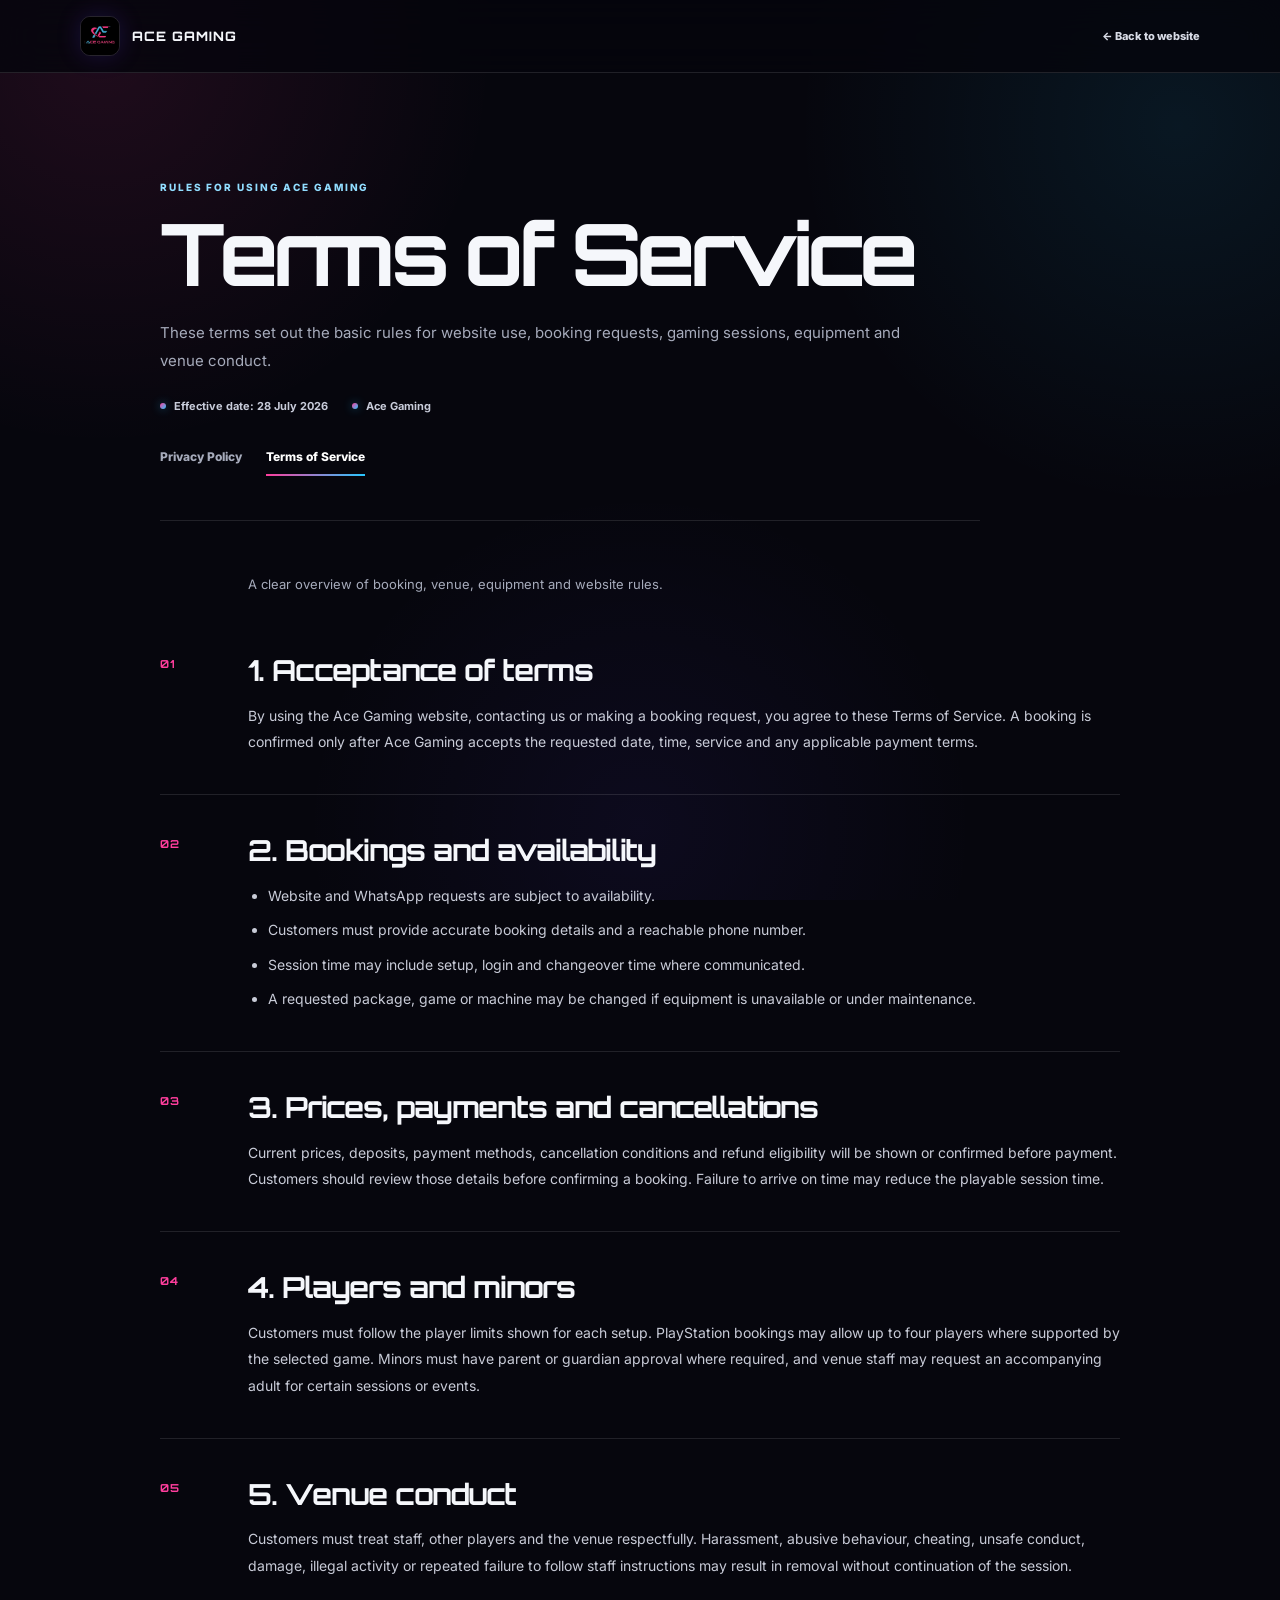
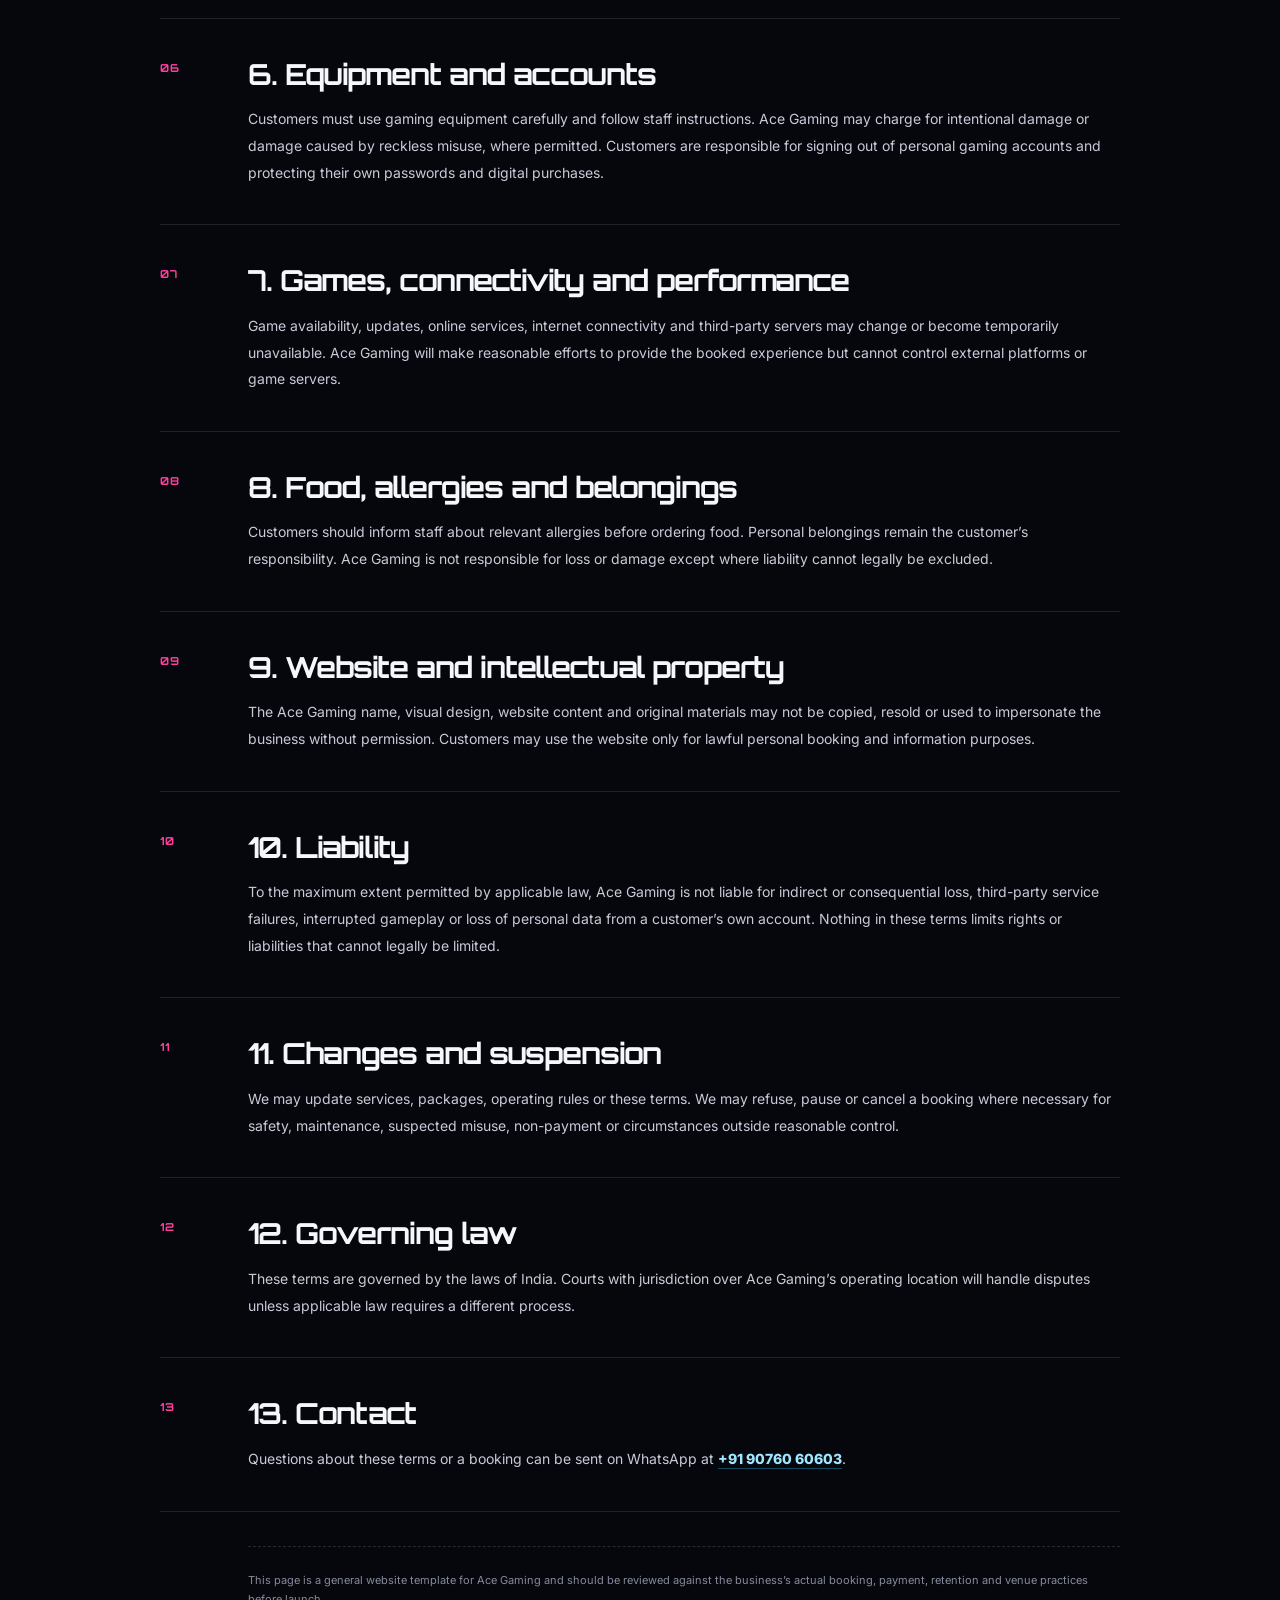
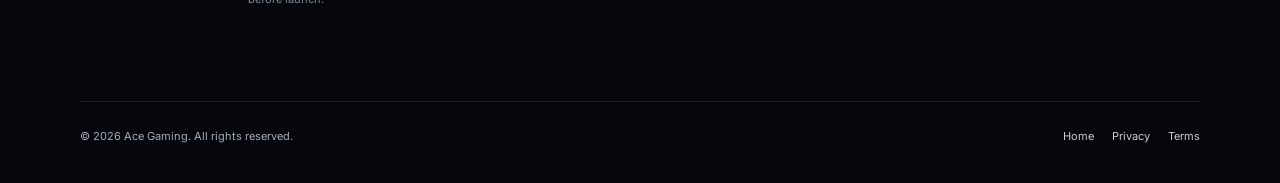
<file: terms-of-service.html>
<!doctype html>
<html lang="en">
<head>
  <link rel="icon" type="image/png" href="/favicon.png">
  <link rel="apple-touch-icon" href="/favicon.png">

  <meta charset="utf-8" />
  <meta name="viewport" content="width=device-width,initial-scale=1" />
  <title>Terms of Service | Ace Gaming</title>
  <meta name="description" content="Terms of Service for Ace Gaming." />
  <link rel="preconnect" href="https://fonts.googleapis.com" />
  <link rel="preconnect" href="https://fonts.gstatic.com" crossorigin />
  <link href="https://fonts.googleapis.com/css2?family=Inter:wght@400;600;700;800&family=Orbitron:wght@600;700;800&display=swap" rel="stylesheet" />
  <style>
    :root {
      --bg: #06060d;
      --text: #f5f7fb;
      --muted: #a6abbb;
      --soft: #d8dbe5;
      --line: rgba(255,255,255,.11);
      --pink: #ff3e9d;
      --blue: #27c7ff;
      --violet: #6848ff;
    }
    * { box-sizing: border-box; margin: 0; padding: 0; }
    html { scroll-behavior: smooth; }
    body {
      min-height: 100vh;
      color: var(--text);
      font-family: Inter, Arial, sans-serif;
      background:
        radial-gradient(circle at 8% 6%, rgba(255,62,157,.10), transparent 27%),
        radial-gradient(circle at 92% 14%, rgba(39,199,255,.09), transparent 27%),
        radial-gradient(circle at 50% 92%, rgba(104,72,255,.07), transparent 32%),
        var(--bg);
      background-attachment: fixed;
    }
    a { color: inherit; text-decoration: none; }
    .legal-header {
      position: sticky;
      top: 0;
      z-index: 20;
      border-bottom: 1px solid var(--line);
      background: rgba(6,6,13,.82);
      backdrop-filter: blur(18px);
    }
    .legal-nav {
      width: min(1120px, calc(100% - 34px));
      min-height: 72px;
      margin: auto;
      display: flex;
      align-items: center;
      justify-content: space-between;
      gap: 18px;
    }
    .legal-brand {
      display: inline-flex;
      align-items: center;
      gap: 12px;
      font: 800 13px Orbitron, sans-serif;
      letter-spacing: .08em;
    }
    .legal-brand img {
      width: 40px;
      height: 40px;
      object-fit: cover;
      border-radius: 10px;
      border: 1px solid rgba(255,255,255,.12);
      box-shadow: 0 0 24px rgba(104,72,255,.18);
    }
    .back-link {
      display: inline-flex;
      align-items: center;
      gap: 8px;
      color: #d8dbe6;
      font-size: 11px;
      font-weight: 800;
      transition: color .2s ease, transform .2s ease;
    }
    .back-link:hover { color: #fff; transform: translateX(-3px); }
    .legal-main {
      width: min(960px, calc(100% - 34px));
      margin: auto;
      padding: clamp(58px, 8vw, 104px) 0 92px;
    }
    .legal-hero {
      max-width: 820px;
      padding-bottom: 44px;
      border-bottom: 1px solid var(--line);
    }
    .eyebrow {
      color: #91ddff;
      font-size: 10px;
      font-weight: 800;
      letter-spacing: .19em;
      text-transform: uppercase;
    }
    h1 {
      margin-top: 17px;
      font: 700 clamp(48px, 8vw, 86px) / .96 Orbitron, sans-serif;
      letter-spacing: -.065em;
    }
    .hero-intro {
      max-width: 760px;
      margin-top: 24px;
      color: var(--muted);
      font-size: 15px;
      line-height: 1.85;
    }
    .hero-meta {
      display: flex;
      flex-wrap: wrap;
      gap: 14px 24px;
      margin-top: 25px;
      color: #c8ccda;
      font-size: 11px;
      font-weight: 700;
    }
    .hero-meta span::before {
      content: "";
      display: inline-block;
      width: 6px;
      height: 6px;
      margin-right: 8px;
      border-radius: 50%;
      background: linear-gradient(135deg, var(--pink), var(--blue));
      box-shadow: 0 0 10px rgba(39,199,255,.45);
      vertical-align: 1px;
    }
    .legal-tabs {
      display: flex;
      gap: 24px;
      margin-top: 28px;
    }
    .legal-tabs a {
      position: relative;
      padding: 8px 0 12px;
      color: var(--muted);
      font-size: 12px;
      font-weight: 800;
    }
    .legal-tabs a::after {
      content: "";
      position: absolute;
      left: 0;
      right: 0;
      bottom: 0;
      height: 2px;
      transform: scaleX(0);
      transform-origin: left;
      background: linear-gradient(90deg, var(--pink), var(--blue));
      transition: transform .25s ease;
    }
    .legal-tabs a:hover,
    .legal-tabs a.active { color: #fff; }
    .legal-tabs a:hover::after,
    .legal-tabs a.active::after { transform: scaleX(1); }
    .document-intro {
      max-width: 760px;
      margin: 52px 0 6px 88px;
      color: var(--muted);
      font-size: 13px;
      line-height: 1.8;
    }
    .legal-document { margin-top: 18px; }
    .legal-section {
      display: grid;
      grid-template-columns: 64px minmax(0, 1fr);
      gap: 24px;
      padding: 38px 0;
      border-bottom: 1px solid var(--line);
      scroll-margin-top: 92px;
    }
    .section-number {
      padding-top: 4px;
      color: var(--pink);
      font: 700 11px Orbitron, sans-serif;
      letter-spacing: .12em;
    }
    .section-content h2 {
      font: 700 clamp(21px, 3vw, 29px) / 1.2 Orbitron, sans-serif;
      letter-spacing: -.035em;
    }
    .section-content p,
    .section-content li {
      color: #c8cbd7;
      font-size: 14px;
      line-height: 1.9;
    }
    .section-content p,
    .section-content ul { margin-top: 15px; }
    .section-content ul { padding-left: 20px; }
    .section-content li + li { margin-top: 8px; }
    .section-content a {
      color: #9fe7ff;
      font-weight: 800;
      text-decoration: underline;
      text-decoration-color: rgba(39,199,255,.35);
      text-underline-offset: 4px;
    }
    .notice {
      margin: 34px 0 0 88px;
      padding-top: 24px;
      border-top: 1px dashed rgba(255,255,255,.14);
      color: #858b9d;
      font-size: 11px;
      line-height: 1.75;
    }
    .legal-footer {
      width: min(1120px, calc(100% - 34px));
      margin: auto;
      padding: 27px 0 40px;
      border-top: 1px solid var(--line);
      display: flex;
      align-items: center;
      justify-content: space-between;
      gap: 20px;
      color: var(--muted);
      font-size: 11px;
    }
    .legal-footer nav {
      display: flex;
      flex-wrap: wrap;
      gap: 18px;
    }
    .legal-footer a { color: #c9ccda; transition: color .2s ease; }
    .legal-footer a:hover { color: #fff; }
    @media (max-width: 680px) {
      .legal-nav { min-height: 66px; }
      .legal-brand { font-size: 11px; }
      .legal-brand img { width: 36px; height: 36px; }
      .back-link { font-size: 10px; }
      .legal-main { padding-top: 48px; }
      h1 { font-size: clamp(42px, 13vw, 65px); }
      .legal-tabs { gap: 18px; }
      .document-intro,
      .notice { margin-left: 0; }
      .legal-section {
        grid-template-columns: 1fr;
        gap: 12px;
        padding: 31px 0;
      }
      .section-number { padding-top: 0; }
      .legal-footer { align-items: flex-start; flex-direction: column; }
    }
</style>
</head>
<body>
  <header class="legal-header">
    <nav class="legal-nav" aria-label="Legal page navigation">
      <a class="legal-brand" href="./index.html">
        <img src="[data-uri]" alt="Ace Gaming logo" />
        <span>ACE GAMING</span>
      </a>
      <a class="back-link" href="./index.html">← Back to website</a>
    </nav>
  </header>

  <main class="legal-main">
    <section class="legal-hero">
      <span class="eyebrow">RULES FOR USING ACE GAMING</span>
      <h1>Terms of Service</h1>
      <p class="hero-intro">These terms set out the basic rules for website use, booking requests, gaming sessions, equipment and venue conduct.</p>
      <div class="hero-meta">
        <span>Effective date: 28 July 2026</span>
        <span>Ace Gaming</span>
      </div>
      <nav class="legal-tabs" aria-label="Legal documents">
        <a class="" href="./privacy-policy.html">Privacy Policy</a>
        <a class="active" href="./terms-of-service.html">Terms of Service</a>
      </nav>
    </section>

    <p class="document-intro">A clear overview of booking, venue, equipment and website rules.</p>
    <article class="legal-document">
      <section class="legal-section" id="section-1">
        <span class="section-number">01</span>
        <div class="section-content"><h2>1. Acceptance of terms</h2><p>By using the Ace Gaming website, contacting us or making a booking request, you agree to these Terms of Service. A booking is confirmed only after Ace Gaming accepts the requested date, time, service and any applicable payment terms.</p></div>
      </section>
      <section class="legal-section" id="section-2">
        <span class="section-number">02</span>
        <div class="section-content"><h2>2. Bookings and availability</h2><ul><li>Website and WhatsApp requests are subject to availability.</li><li>Customers must provide accurate booking details and a reachable phone number.</li><li>Session time may include setup, login and changeover time where communicated.</li><li>A requested package, game or machine may be changed if equipment is unavailable or under maintenance.</li></ul></div>
      </section>
      <section class="legal-section" id="section-3">
        <span class="section-number">03</span>
        <div class="section-content"><h2>3. Prices, payments and cancellations</h2><p>Current prices, deposits, payment methods, cancellation conditions and refund eligibility will be shown or confirmed before payment. Customers should review those details before confirming a booking. Failure to arrive on time may reduce the playable session time.</p></div>
      </section>
      <section class="legal-section" id="section-4">
        <span class="section-number">04</span>
        <div class="section-content"><h2>4. Players and minors</h2><p>Customers must follow the player limits shown for each setup. PlayStation bookings may allow up to four players where supported by the selected game. Minors must have parent or guardian approval where required, and venue staff may request an accompanying adult for certain sessions or events.</p></div>
      </section>
      <section class="legal-section" id="section-5">
        <span class="section-number">05</span>
        <div class="section-content"><h2>5. Venue conduct</h2><p>Customers must treat staff, other players and the venue respectfully. Harassment, abusive behaviour, cheating, unsafe conduct, damage, illegal activity or repeated failure to follow staff instructions may result in removal without continuation of the session.</p></div>
      </section>
      <section class="legal-section" id="section-6">
        <span class="section-number">06</span>
        <div class="section-content"><h2>6. Equipment and accounts</h2><p>Customers must use gaming equipment carefully and follow staff instructions. Ace Gaming may charge for intentional damage or damage caused by reckless misuse, where permitted. Customers are responsible for signing out of personal gaming accounts and protecting their own passwords and digital purchases.</p></div>
      </section>
      <section class="legal-section" id="section-7">
        <span class="section-number">07</span>
        <div class="section-content"><h2>7. Games, connectivity and performance</h2><p>Game availability, updates, online services, internet connectivity and third-party servers may change or become temporarily unavailable. Ace Gaming will make reasonable efforts to provide the booked experience but cannot control external platforms or game servers.</p></div>
      </section>
      <section class="legal-section" id="section-8">
        <span class="section-number">08</span>
        <div class="section-content"><h2>8. Food, allergies and belongings</h2><p>Customers should inform staff about relevant allergies before ordering food. Personal belongings remain the customer’s responsibility. Ace Gaming is not responsible for loss or damage except where liability cannot legally be excluded.</p></div>
      </section>
      <section class="legal-section" id="section-9">
        <span class="section-number">09</span>
        <div class="section-content"><h2>9. Website and intellectual property</h2><p>The Ace Gaming name, visual design, website content and original materials may not be copied, resold or used to impersonate the business without permission. Customers may use the website only for lawful personal booking and information purposes.</p></div>
      </section>
      <section class="legal-section" id="section-10">
        <span class="section-number">10</span>
        <div class="section-content"><h2>10. Liability</h2><p>To the maximum extent permitted by applicable law, Ace Gaming is not liable for indirect or consequential loss, third-party service failures, interrupted gameplay or loss of personal data from a customer’s own account. Nothing in these terms limits rights or liabilities that cannot legally be limited.</p></div>
      </section>
      <section class="legal-section" id="section-11">
        <span class="section-number">11</span>
        <div class="section-content"><h2>11. Changes and suspension</h2><p>We may update services, packages, operating rules or these terms. We may refuse, pause or cancel a booking where necessary for safety, maintenance, suspected misuse, non-payment or circumstances outside reasonable control.</p></div>
      </section>
      <section class="legal-section" id="section-12">
        <span class="section-number">12</span>
        <div class="section-content"><h2>12. Governing law</h2><p>These terms are governed by the laws of India. Courts with jurisdiction over Ace Gaming’s operating location will handle disputes unless applicable law requires a different process.</p></div>
      </section>
      <section class="legal-section" id="section-13">
        <span class="section-number">13</span>
        <div class="section-content"><h2>13. Contact</h2><p>Questions about these terms or a booking can be sent on WhatsApp at <a href="https://wa.me/919076060603" rel="noopener" target="_blank">+91 90760 60603</a>.</p></div>
      </section>
    </article>
    <p class="notice">This page is a general website template for Ace Gaming and should be reviewed against the business’s actual booking, payment, retention and venue practices before launch.</p>
  </main>

  <footer class="legal-footer">
    <span>© 2026 Ace Gaming. All rights reserved.</span>
    <nav aria-label="Footer navigation">
      <a href="./index.html">Home</a>
      <a href="./privacy-policy.html">Privacy</a>
      <a href="./terms-of-service.html">Terms</a>
    </nav>
  </footer>
</body>
</html>
</file>
